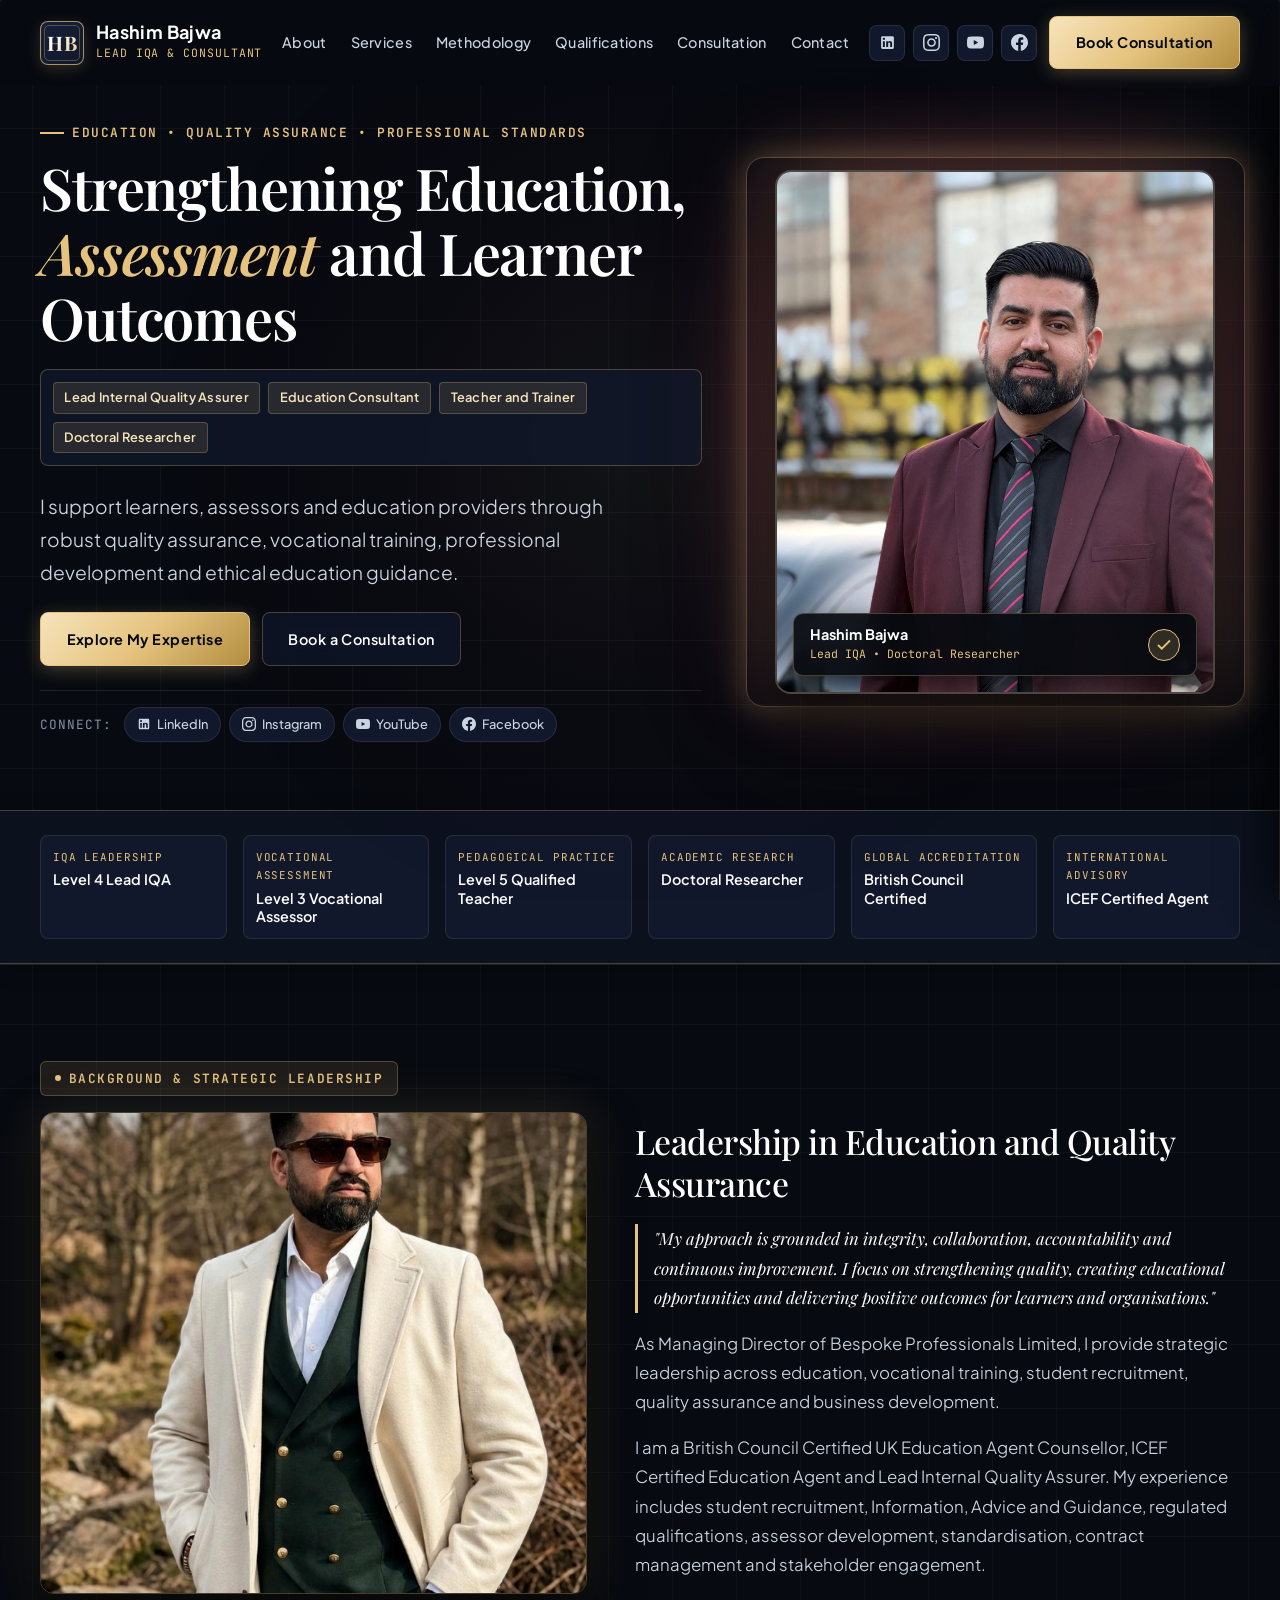
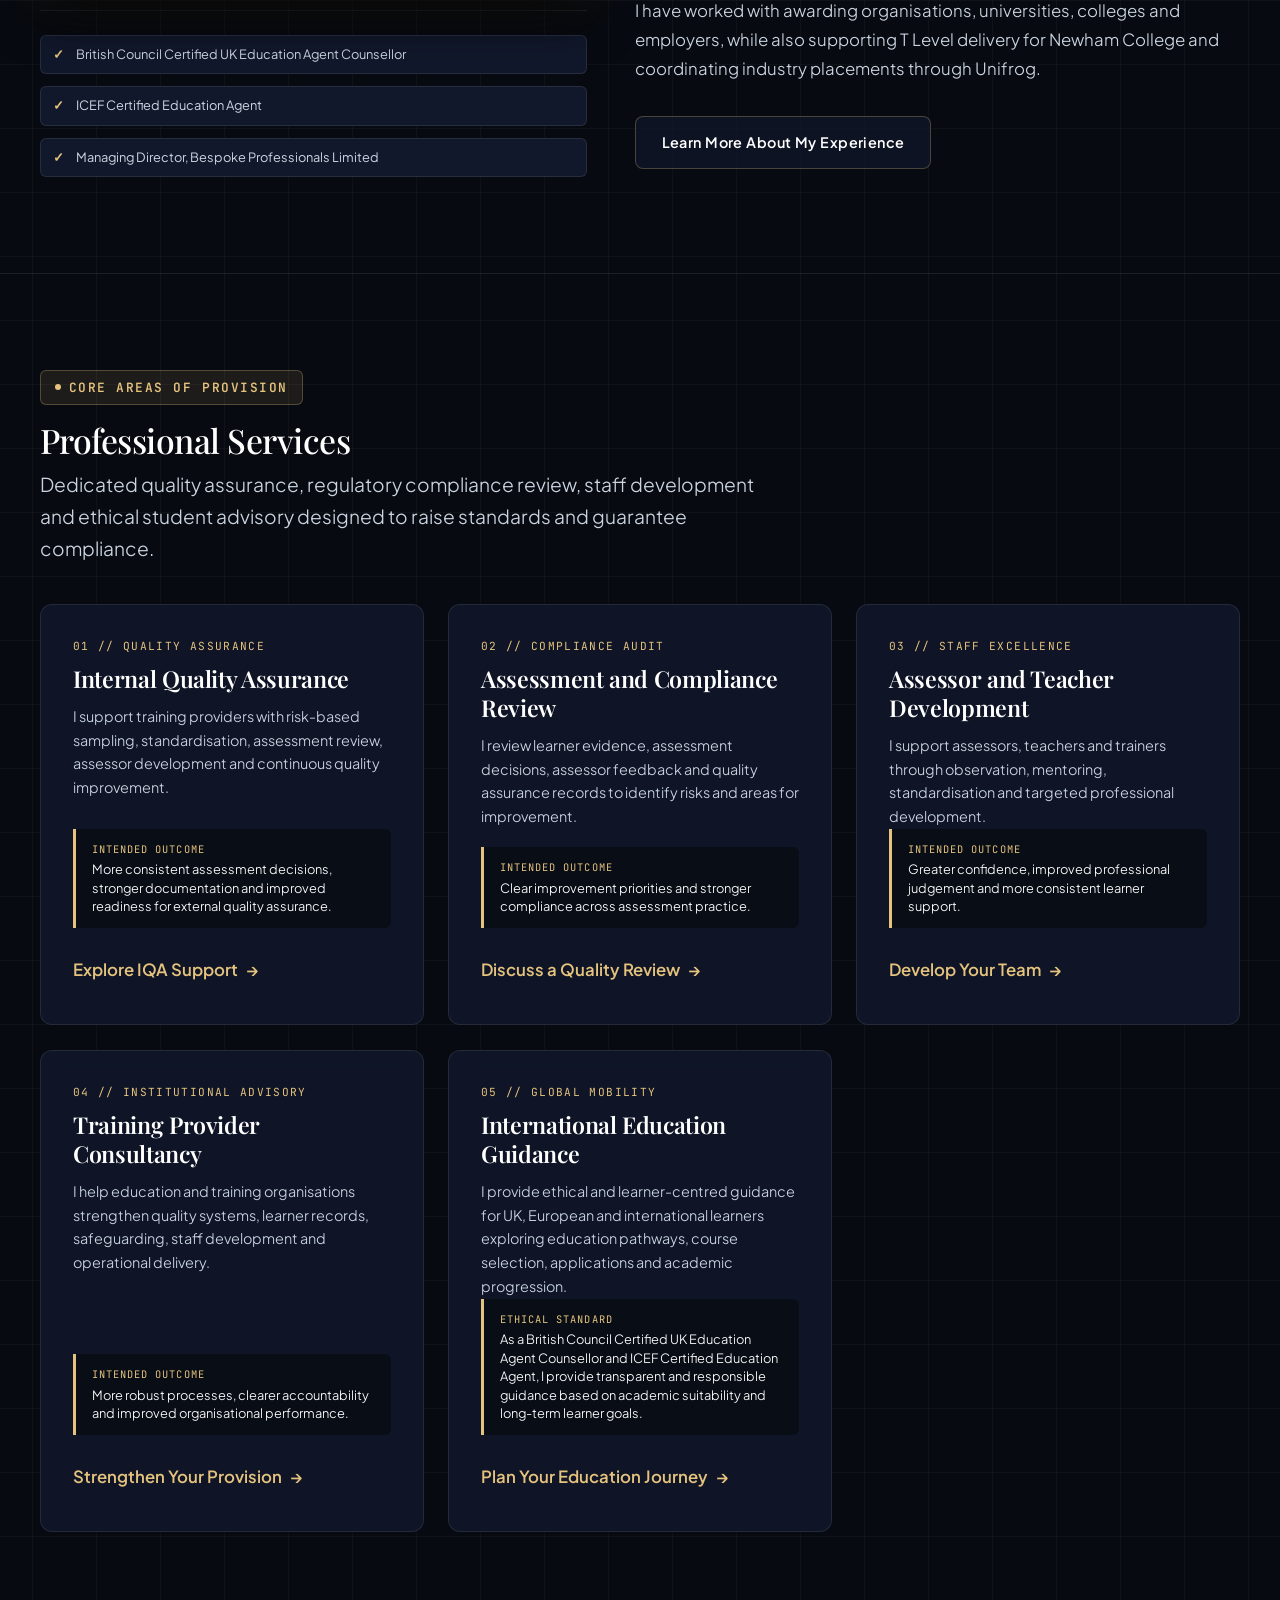
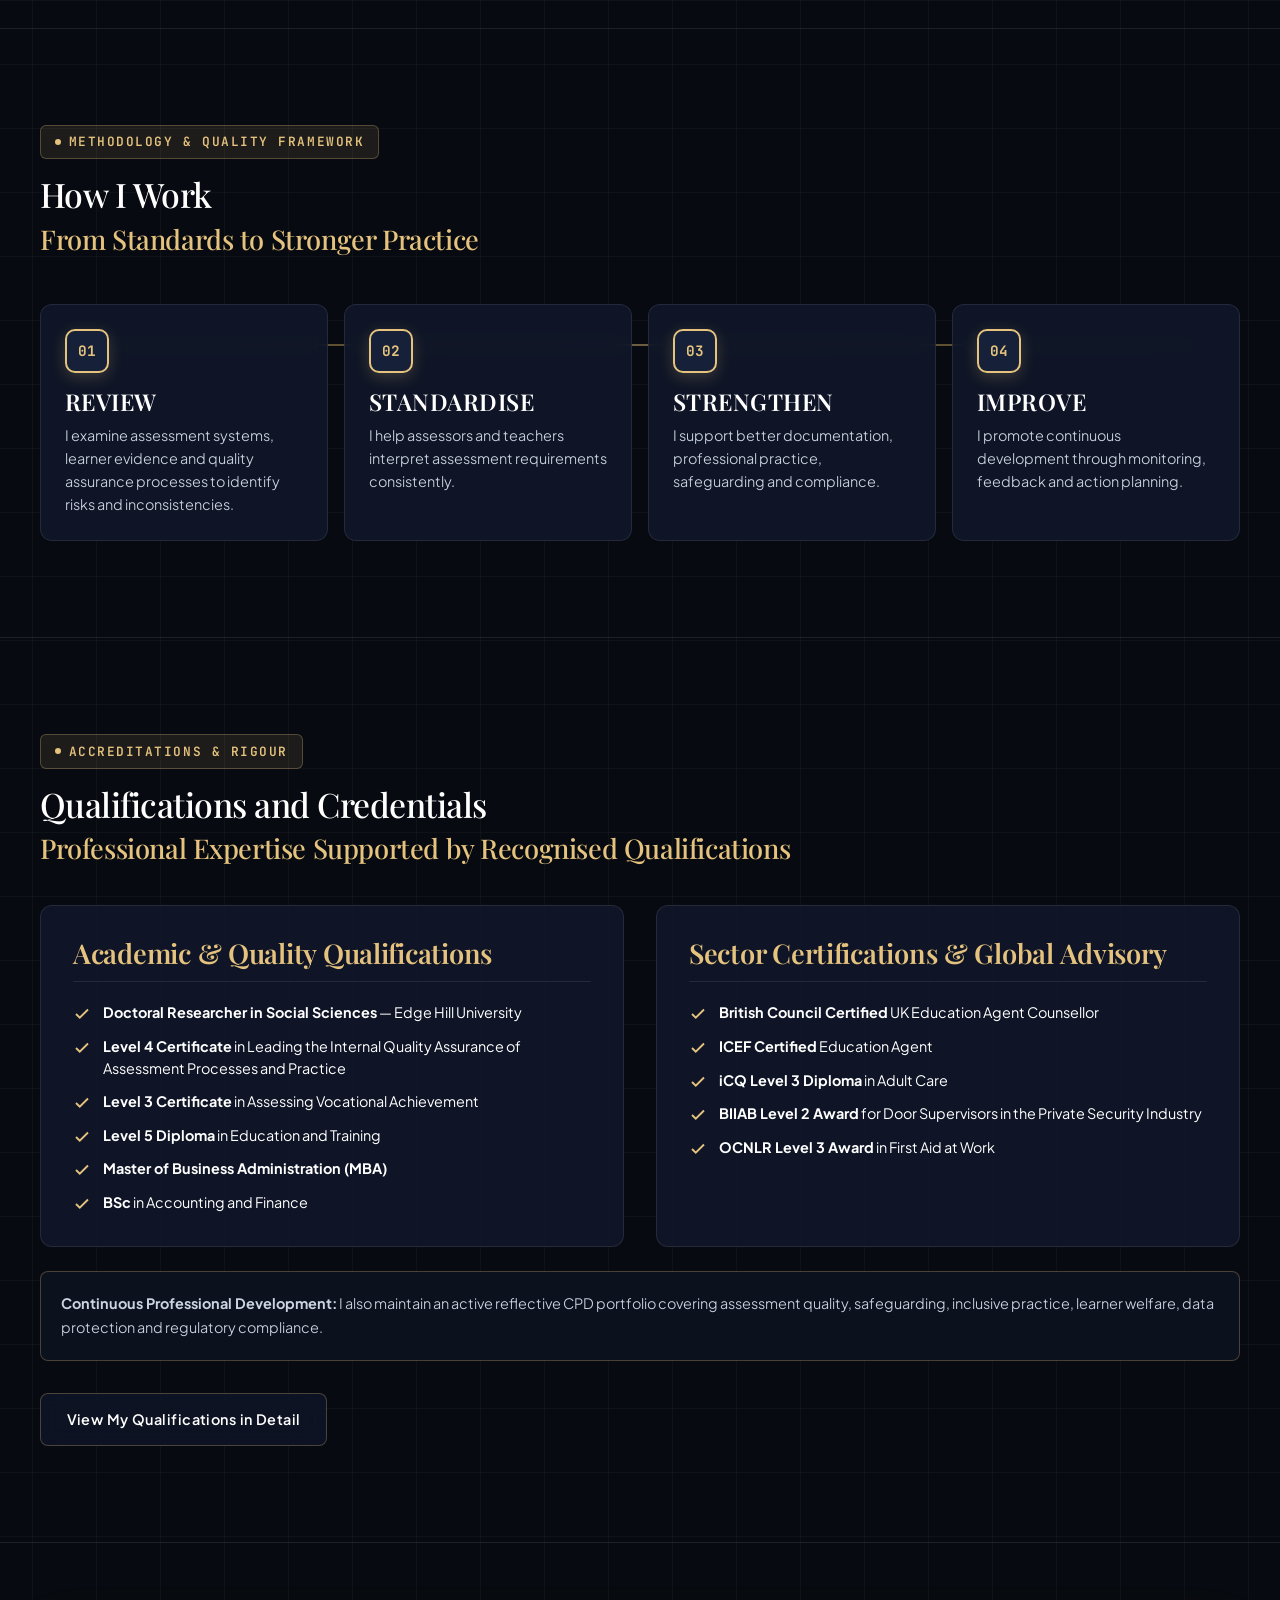
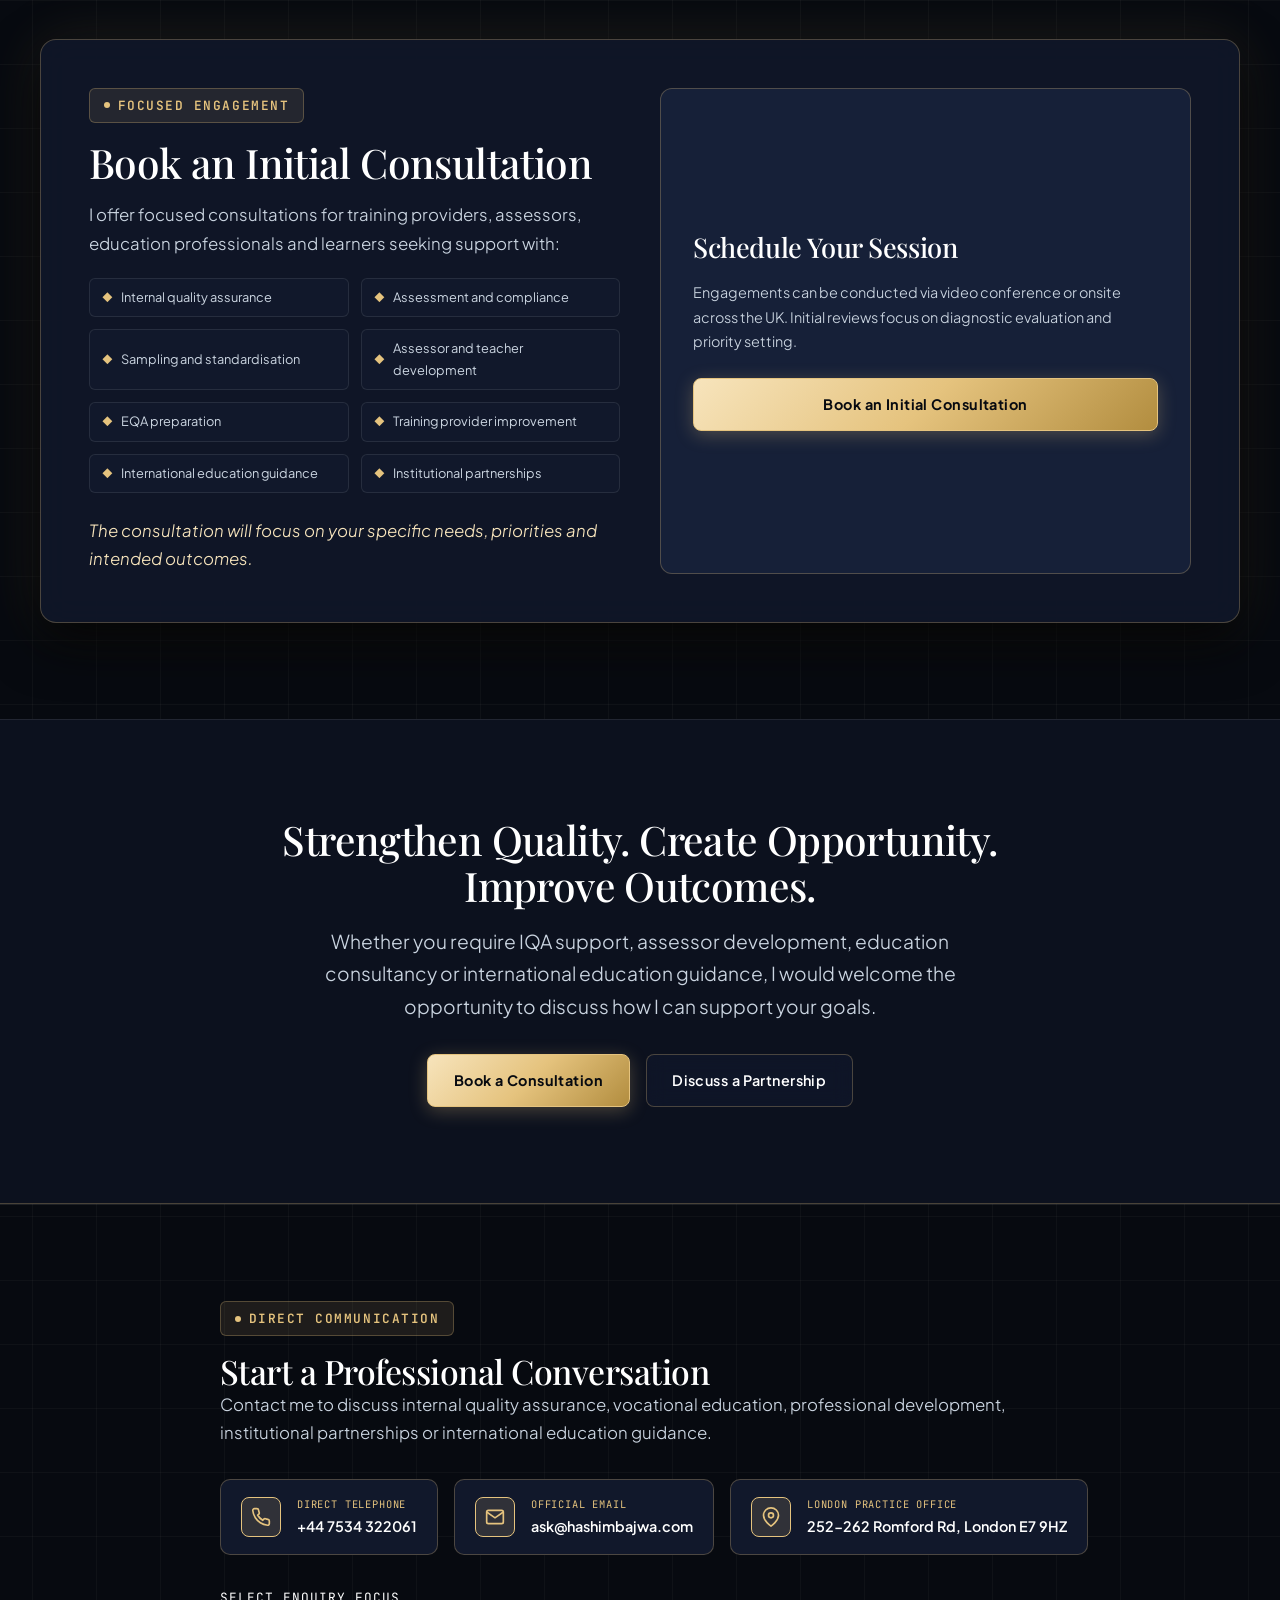
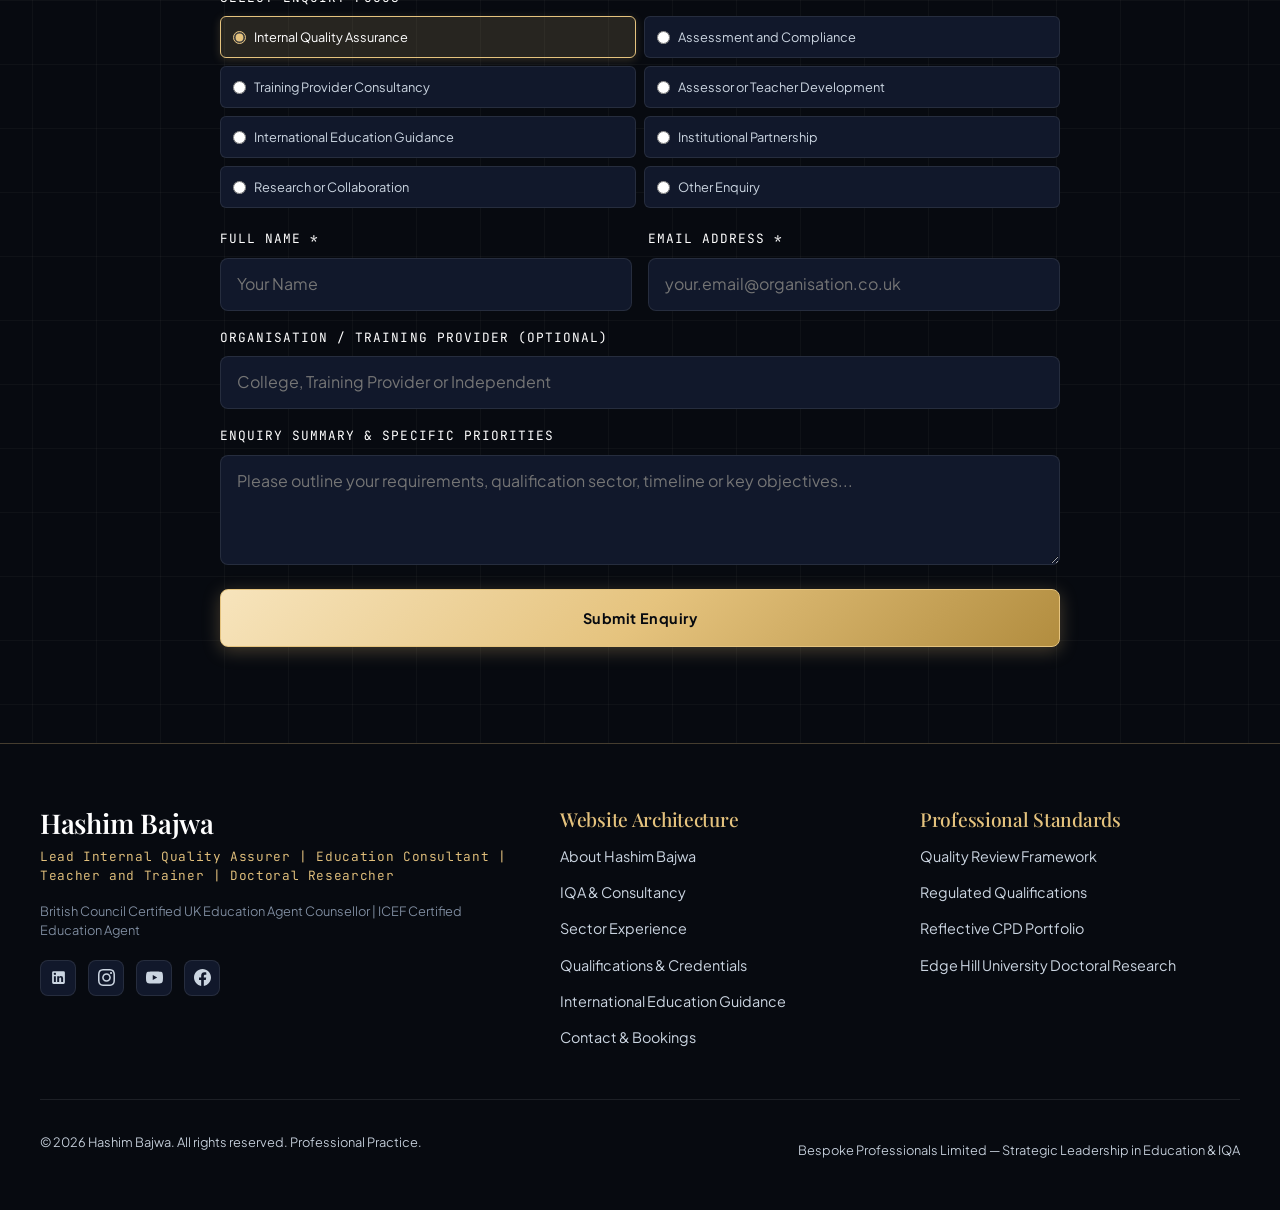
<file: index.html>
<!DOCTYPE html>
<html lang="en" data-theme="dark">
<head>
  <meta charset="UTF-8">
  <meta name="viewport" content="width=device-width, initial-scale=1.0">
  <title>Hashim Bajwa — Lead IQA, Education Consultant &amp; Doctoral Researcher</title>
  
  <!-- SEO & Academic Authority Metadata -->
  <meta name="description" content="Supporting training providers, education professionals and learners through internal quality assurance, vocational education, professional development and ethical international education guidance.">
  <meta name="keywords" content="Hashim Bajwa, Lead IQA, Internal Quality Assurer, Education Consultant, Vocational Training, Edge Hill University, British Council Certified, ICEF Certified, T Levels, Newham College, Unifrog">
  <meta name="author" content="Hashim Bajwa">
  <meta name="robots" content="index, follow">

  <!-- Open Graph -->
  <meta property="og:type" content="profile">
  <meta property="og:title" content="Hashim Bajwa — Lead IQA &amp; Education Consultant">
  <meta property="og:description" content="Strengthening Education, Assessment and Learner Outcomes across regulated qualifications and vocational training.">
  <meta property="og:image" content="assets/hashim-portrait.jpg">
  <meta property="og:url" content="https://hashimbajwa.com">

  <!-- Executive Typography: Playfair Display, Plus Jakarta Sans, JetBrains Mono -->
  <link rel="preconnect" href="https://fonts.googleapis.com">
  <link rel="preconnect" href="https://fonts.gstatic.com" crossorigin>
  <link href="https://fonts.googleapis.com/css2?family=JetBrains+Mono:wght@400;500;600&family=Playfair+Display:ital,wght@0,500;0,600;0,700;1,500;1,600&family=Plus+Jakarta+Sans:wght@300;400;500;600;700;800&display=swap" rel="stylesheet">

  <!-- Stylesheets -->
  <link rel="stylesheet" href="css/variables.css">
  <link rel="stylesheet" href="css/base.css">
  <link rel="stylesheet" href="css/components.css">
  <link rel="stylesheet" href="css/animations.css">

  <!-- Schema.org Person & ProfessionalService Structured Data -->
  <script type="application/ld+json">
  {
    "@context": "https://schema.org",
    "@type": "Person",
    "name": "Hashim Bajwa",
    "jobTitle": "Lead Internal Quality Assurer & Education Consultant",
    "image": "assets/hashim-portrait.jpg",
    "email": "ask@hashimbajwa.com",
    "telephone": "+447534322061",
    "address": {
      "@type": "PostalAddress",
      "streetAddress": "252-262 Romford Rd",
      "addressLocality": "London",
      "postalCode": "E7 9HZ",
      "addressCountry": "United Kingdom"
    },
    "sameAs": [
      "https://www.linkedin.com/in/hashim-bajwa-4b985235b/",
      "https://www.facebook.com/share/1A8jeMKm52/?mibextid=wwXIfr",
      "https://www.youtube.com/@hashimbajwa547",
      "https://www.instagram.com/hash.bajwa?igsh=bjU4bWs0em8yMGdm"
    ],
    "worksFor": {
      "@type": "Organization",
      "name": "Bespoke Professionals Limited"
    },
    "alumniOf": {
      "@type": "EducationalOrganization",
      "name": "Edge Hill University"
    },
    "description": "Lead IQA, Education Consultant, Teacher and Trainer, and Doctoral Researcher in Social Sciences."
  }
  </script>
</head>
<body>
  <!-- Accessibility Skip Link -->
  <a href="#main-content" class="skip-link">Skip to main content</a>

  <!-- Site Header & Executive Navigation -->
  <header class="site-header" id="site-header">
    <div class="container header-inner">
      <!-- Modern Executive Emblem Logo -->
      <a href="index.html" class="brand-identity" aria-label="Hashim Bajwa Home">
        <div class="brand-emblem" aria-hidden="true">
          <span class="brand-emblem-text">HB</span>
        </div>
        <div class="brand-meta">
          <span class="brand-name">Hashim Bajwa</span>
          <span class="brand-subtitle">Lead IQA &amp; Consultant</span>
        </div>
      </a>

      <!-- Desktop Navigation -->
      <nav class="desktop-nav" aria-label="Primary Navigation">
        <ul class="nav-links">
          <li><a href="#about" class="nav-link">About</a></li>
          <li><a href="#services" class="nav-link">Services</a></li>
          <li><a href="#methodology" class="nav-link">Methodology</a></li>
          <li><a href="#qualifications" class="nav-link">Qualifications</a></li>
          <li><a href="#consultation" class="nav-link">Consultation</a></li>
          <li><a href="#contact" class="nav-link">Contact</a></li>
        </ul>
      </nav>

      <!-- Header Social Media & Action Controls -->
      <div class="header-actions">
        <!-- Social Media Icons in Header -->
        <div class="header-social-group" aria-label="Social Media Profiles">
          <!-- LinkedIn -->
          <a href="https://www.linkedin.com/in/hashim-bajwa-4b985235b/" target="_blank" rel="noopener noreferrer" class="social-icon-btn" title="Hashim Bajwa LinkedIn Profile" aria-label="LinkedIn">
            <svg viewBox="0 0 24 24"><path d="M19 3a2 2 0 0 1 2 2v14a2 2 0 0 1-2 2H5a2 2 0 0 1-2-2V5a2 2 0 0 1 2-2h14m-.5 15.5v-5.3a3.26 3.26 0 0 0-3.26-3.26c-.85 0-1.84.52-2.28 1.3v-1.11h-2.79v8.37h2.79v-4.93c0-.77.62-1.4 1.39-1.4a1.4 1.4 0 0 1 1.4 1.4v4.93h2.75M6.88 8.56a1.68 1.68 0 0 0 1.68-1.68c0-.93-.75-1.69-1.68-1.69a1.69 1.69 0 0 0-1.69 1.69c0 .93.76 1.68 1.69 1.68m1.39 9.94v-8.37H5.5v8.37h2.77z"/></svg>
          </a>
          <!-- Instagram -->
          <a href="https://www.instagram.com/hash.bajwa?igsh=bjU4bWs0em8yMGdm" target="_blank" rel="noopener noreferrer" class="social-icon-btn" title="Hashim Bajwa Instagram" aria-label="Instagram">
            <svg viewBox="0 0 24 24"><path d="M12 2.163c3.204 0 3.584.012 4.85.07 3.252.148 4.771 1.691 4.919 4.919.058 1.265.069 1.645.069 4.849 0 3.205-.012 3.584-.069 4.849-.149 3.225-1.664 4.771-4.919 4.919-1.266.058-1.644.07-4.85.07-3.204 0-3.584-.012-4.849-.07-3.26-.149-4.771-1.699-4.919-4.92-.058-1.265-.07-1.644-.07-4.849 0-3.204.013-3.583.07-4.849.149-3.227 1.664-4.771 4.919-4.919 1.266-.057 1.645-.069 4.849-.069zm0-2.163c-3.259 0-3.667.014-4.947.072-4.358.2-6.78 2.618-6.98 6.98-.059 1.281-.073 1.689-.073 4.948 0 3.259.014 3.668.072 4.948.2 4.358 2.618 6.78 6.98 6.98 1.281.058 1.689.072 4.948.072 3.259 0 3.668-.014 4.948-.072 4.354-.2 6.782-2.618 6.979-6.98.059-1.28.073-1.689.073-4.948 0-3.259-.014-3.667-.072-4.947-.196-4.354-2.617-6.78-6.979-6.98-1.281-.059-1.69-.073-4.949-.073zm0 5.838c-3.403 0-6.162 2.759-6.162 6.162s2.759 6.163 6.162 6.163 6.162-2.759 6.162-6.163c0-3.403-2.759-6.162-6.162-6.162zm0 10.162c-2.209 0-4-1.79-4-4 0-2.209 1.791-4 4-4s4 1.791 4 4c0 2.21-1.791 4-4 4zm6.406-11.845c-.796 0-1.441.645-1.441 1.44s.645 1.44 1.441 1.44c.795 0 1.439-.645 1.439-1.44s-.644-1.44-1.439-1.44z"/></svg>
          </a>
          <!-- YouTube -->
          <a href="https://www.youtube.com/@hashimbajwa547" target="_blank" rel="noopener noreferrer" class="social-icon-btn" title="Hashim Bajwa YouTube Channel" aria-label="YouTube">
            <svg viewBox="0 0 24 24"><path d="M23.498 6.186a3.016 3.016 0 0 0-2.122-2.136C19.505 3.545 12 3.545 12 3.545s-7.505 0-9.377.505A3.017 3.017 0 0 0 .502 6.186C0 8.07 0 12 0 12s0 3.93.502 5.814a3.016 3.016 0 0 0 2.122 2.136c1.871.505 9.376.505 9.376.505s7.505 0 9.377-.505a3.015 3.015 0 0 0 2.122-2.136C24 15.93 24 12 24 12s0-3.93-.502-5.814zM9.545 15.568V8.432L15.818 12l-6.273 3.568z"/></svg>
          </a>
          <!-- Facebook -->
          <a href="https://www.facebook.com/share/1A8jeMKm52/?mibextid=wwXIfr" target="_blank" rel="noopener noreferrer" class="social-icon-btn" title="Hashim Bajwa Facebook" aria-label="Facebook">
            <svg viewBox="0 0 24 24"><path d="M24 12.073c0-6.627-5.373-12-12-12s-12 5.373-12 12c0 5.99 4.388 10.954 10.125 11.854v-8.385H7.078v-3.47h3.047V9.43c0-3.007 1.792-4.669 4.533-4.669 1.312 0 2.686.235 2.686.235v2.953H15.83c-1.491 0-1.956.925-1.956 1.874v2.25h3.328l-.532 3.47h-2.796v8.385C19.612 23.027 24 18.062 24 12.073z"/></svg>
          </a>
        </div>

        <a href="#consultation" class="btn btn-primary header-btn">Book Consultation</a>

        <!-- Mobile Menu Trigger -->
        <button id="mobile-menu-btn" class="mobile-menu-toggle" aria-expanded="false" aria-controls="mobile-nav-drawer" aria-label="Open Navigation Menu">
          <span></span>
          <span></span>
          <span></span>
        </button>
      </div>
    </div>
  </header>

  <!-- Mobile Drawer Menu -->
  <div id="mobile-nav-drawer" class="mobile-drawer" aria-hidden="true">
    <nav class="mobile-nav" aria-label="Mobile Navigation">
      <ul class="mobile-nav-list">
        <li><a href="#about" class="mobile-nav-link"><span>About</span> <span style="color: var(--color-gold); font-size: 0.8rem;">01</span></a></li>
        <li><a href="#services" class="mobile-nav-link"><span>Services</span> <span style="color: var(--color-gold); font-size: 0.8rem;">02</span></a></li>
        <li><a href="#methodology" class="mobile-nav-link"><span>Methodology</span> <span style="color: var(--color-gold); font-size: 0.8rem;">03</span></a></li>
        <li><a href="#qualifications" class="mobile-nav-link"><span>Qualifications</span> <span style="color: var(--color-gold); font-size: 0.8rem;">04</span></a></li>
        <li><a href="#consultation" class="mobile-nav-link"><span>Consultation</span> <span style="color: var(--color-gold); font-size: 0.8rem;">05</span></a></li>
        <li><a href="#contact" class="mobile-nav-link"><span>Contact</span> <span style="color: var(--color-gold); font-size: 0.8rem;">06</span></a></li>
      </ul>
    </nav>
    <div class="mobile-drawer-footer">
      <a href="#consultation" class="btn btn-primary btn-block">Book Consultation</a>
      <div class="mobile-drawer-socials">
        <a href="https://www.linkedin.com/in/hashim-bajwa-4b985235b/" target="_blank" rel="noopener noreferrer" class="social-icon-btn" aria-label="LinkedIn">
          <svg viewBox="0 0 24 24"><path d="M19 3a2 2 0 0 1 2 2v14a2 2 0 0 1-2 2H5a2 2 0 0 1-2-2V5a2 2 0 0 1 2-2h14m-.5 15.5v-5.3a3.26 3.26 0 0 0-3.26-3.26c-.85 0-1.84.52-2.28 1.3v-1.11h-2.79v8.37h2.79v-4.93c0-.77.62-1.4 1.39-1.4a1.4 1.4 0 0 1 1.4 1.4v4.93h2.75M6.88 8.56a1.68 1.68 0 0 0 1.68-1.68c0-.93-.75-1.69-1.68-1.69a1.69 1.69 0 0 0-1.69 1.69c0 .93.76 1.68 1.69 1.68m1.39 9.94v-8.37H5.5v8.37h2.77z"/></svg>
        </a>
        <a href="https://www.instagram.com/hash.bajwa?igsh=bjU4bWs0em8yMGdm" target="_blank" rel="noopener noreferrer" class="social-icon-btn" aria-label="Instagram">
          <svg viewBox="0 0 24 24"><path d="M12 2.163c3.204 0 3.584.012 4.85.07 3.252.148 4.771 1.691 4.919 4.919.058 1.265.069 1.645.069 4.849 0 3.205-.012 3.584-.069 4.849-.149 3.225-1.664 4.771-4.919 4.919-1.266.058-1.644.07-4.85.07-3.204 0-3.584-.012-4.849-.07-3.26-.149-4.771-1.699-4.919-4.92-.058-1.265-.07-1.644-.07-4.849 0-3.204.013-3.583.07-4.849.149-3.227 1.664-4.771 4.919-4.919 1.266-.057 1.645-.069 4.849-.069zm0-2.163c-3.259 0-3.667.014-4.947.072-4.358.2-6.78 2.618-6.98 6.98-.059 1.281-.073 1.689-.073 4.948 0 3.259.014 3.668.072 4.948.2 4.358 2.618 6.78 6.98 6.98 1.281.058 1.689.072 4.948.072 3.259 0 3.668-.014 4.948-.072 4.354-.2 6.782-2.618 6.979-6.98.059-1.28.073-1.689.073-4.948 0-3.259-.014-3.667-.072-4.947-.196-4.354-2.617-6.78-6.979-6.98-1.281-.059-1.69-.073-4.949-.073zm0 5.838c-3.403 0-6.162 2.759-6.162 6.162s2.759 6.163 6.162 6.163 6.162-2.759 6.162-6.163c0-3.403-2.759-6.162-6.162-6.162zm0 10.162c-2.209 0-4-1.79-4-4 0-2.209 1.791-4 4-4s4 1.791 4 4c0 2.21-1.791 4-4 4zm6.406-11.845c-.796 0-1.441.645-1.441 1.44s.645 1.44 1.441 1.44c.795 0 1.439-.645 1.439-1.44s-.644-1.44-1.439-1.44z"/></svg>
        </a>
        <a href="https://www.youtube.com/@hashimbajwa547" target="_blank" rel="noopener noreferrer" class="social-icon-btn" aria-label="YouTube">
          <svg viewBox="0 0 24 24"><path d="M23.498 6.186a3.016 3.016 0 0 0-2.122-2.136C19.505 3.545 12 3.545 12 3.545s-7.505 0-9.377.505A3.017 3.017 0 0 0 .502 6.186C0 8.07 0 12 0 12s0 3.93.502 5.814a3.016 3.016 0 0 0 2.122 2.136c1.871.505 9.376.505 9.376.505s7.505 0 9.377-.505a3.015 3.015 0 0 0 2.122-2.136C24 15.93 24 12 24 12s0-3.93-.502-5.814zM9.545 15.568V8.432L15.818 12l-6.273 3.568z"/></svg>
        </a>
        <a href="https://www.facebook.com/share/1A8jeMKm52/?mibextid=wwXIfr" target="_blank" rel="noopener noreferrer" class="social-icon-btn" aria-label="Facebook">
          <svg viewBox="0 0 24 24"><path d="M24 12.073c0-6.627-5.373-12-12-12s-12 5.373-12 12c0 5.99 4.388 10.954 10.125 11.854v-8.385H7.078v-3.47h3.047V9.43c0-3.007 1.792-4.669 4.533-4.669 1.312 0 2.686.235 2.686.235v2.953H15.83c-1.491 0-1.956.925-1.956 1.874v2.25h3.328l-.532 3.47h-2.796v8.385C19.612 23.027 24 18.062 24 12.073z"/></svg>
        </a>
      </div>
    </div>
  </div>

  <!-- Main Content Flow -->
  <main id="main-content">
    
    <!-- 1. HERO SECTION WITH RADIANT GLOWING PORTRAIT OF HASHIM -->
    <section class="hero-section" id="hero" aria-label="Introduction">
      <div class="container hero-grid">
        
        <!-- Left Editorial Content -->
        <div class="hero-content">
          <div class="hero-pretitle">
            <span>EDUCATION • QUALITY ASSURANCE • PROFESSIONAL STANDARDS</span>
          </div>

          <h1 class="hero-title">
            Strengthening Education, <em>Assessment</em> and Learner Outcomes
          </h1>

          <!-- Roles Bar -->
          <div class="hero-roles-bar">
            <span>Lead Internal Quality Assurer</span>
            <span>Education Consultant</span>
            <span>Teacher and Trainer</span>
            <span>Doctoral Researcher</span>
          </div>

          <p class="hero-lead-text">
            I support learners, assessors and education providers through robust quality assurance, vocational training, professional development and ethical education guidance.
          </p>

          <div class="hero-cta-group">
            <a href="#services" class="btn btn-primary">Explore My Expertise</a>
            <a href="#consultation" class="btn btn-secondary">Book a Consultation</a>
          </div>

          <!-- Hero Social Links Bar with Interactive Pills -->
          <div class="hero-social-row">
            <span class="hero-social-label">Connect:</span>
            <a href="https://www.linkedin.com/in/hashim-bajwa-4b985235b/" target="_blank" rel="noopener noreferrer" class="social-pill" title="LinkedIn Profile">
              <svg viewBox="0 0 24 24"><path d="M19 3a2 2 0 0 1 2 2v14a2 2 0 0 1-2 2H5a2 2 0 0 1-2-2V5a2 2 0 0 1 2-2h14m-.5 15.5v-5.3a3.26 3.26 0 0 0-3.26-3.26c-.85 0-1.84.52-2.28 1.3v-1.11h-2.79v8.37h2.79v-4.93c0-.77.62-1.4 1.39-1.4a1.4 1.4 0 0 1 1.4 1.4v4.93h2.75M6.88 8.56a1.68 1.68 0 0 0 1.68-1.68c0-.93-.75-1.69-1.68-1.69a1.69 1.69 0 0 0-1.69 1.69c0 .93.76 1.68 1.69 1.68m1.39 9.94v-8.37H5.5v8.37h2.77z"/></svg>
              <span>LinkedIn</span>
            </a>
            <a href="https://www.instagram.com/hash.bajwa?igsh=bjU4bWs0em8yMGdm" target="_blank" rel="noopener noreferrer" class="social-pill" title="Instagram Profile">
              <svg viewBox="0 0 24 24"><path d="M12 2.163c3.204 0 3.584.012 4.85.07 3.252.148 4.771 1.691 4.919 4.919.058 1.265.069 1.645.069 4.849 0 3.205-.012 3.584-.069 4.849-.149 3.225-1.664 4.771-4.919 4.919-1.266.058-1.644.07-4.85.07-3.204 0-3.584-.012-4.849-.07-3.26-.149-4.771-1.699-4.919-4.92-.058-1.265-.07-1.644-.07-4.849 0-3.204.013-3.583.07-4.849.149-3.227 1.664-4.771 4.919-4.919 1.266-.057 1.645-.069 4.849-.069zm0-2.163c-3.259 0-3.667.014-4.947.072-4.358.2-6.78 2.618-6.98 6.98-.059 1.281-.073 1.689-.073 4.948 0 3.259.014 3.668.072 4.948.2 4.358 2.618 6.78 6.98 6.98 1.281.058 1.689.072 4.948.072 3.259 0 3.668-.014 4.948-.072 4.354-.2 6.782-2.618 6.979-6.98.059-1.28.073-1.689.073-4.948 0-3.259-.014-3.667-.072-4.947-.196-4.354-2.617-6.78-6.979-6.98-1.281-.059-1.69-.073-4.949-.073zm0 5.838c-3.403 0-6.162 2.759-6.162 6.162s2.759 6.163 6.162 6.163 6.162-2.759 6.162-6.163c0-3.403-2.759-6.162-6.162-6.162zm0 10.162c-2.209 0-4-1.79-4-4 0-2.209 1.791-4 4-4s4 1.791 4 4c0 2.21-1.791 4-4 4zm6.406-11.845c-.796 0-1.441.645-1.441 1.44s.645 1.44 1.441 1.44c.795 0 1.439-.645 1.439-1.44s-.644-1.44-1.439-1.44z"/></svg>
              <span>Instagram</span>
            </a>
            <a href="https://www.youtube.com/@hashimbajwa547" target="_blank" rel="noopener noreferrer" class="social-pill" title="YouTube Channel">
              <svg viewBox="0 0 24 24"><path d="M23.498 6.186a3.016 3.016 0 0 0-2.122-2.136C19.505 3.545 12 3.545 12 3.545s-7.505 0-9.377.505A3.017 3.017 0 0 0 .502 6.186C0 8.07 0 12 0 12s0 3.93.502 5.814a3.016 3.016 0 0 0 2.122 2.136c1.871.505 9.376.505 9.376.505s7.505 0 9.377-.505a3.015 3.015 0 0 0 2.122-2.136C24 15.93 24 12 24 12s0-3.93-.502-5.814zM9.545 15.568V8.432L15.818 12l-6.273 3.568z"/></svg>
              <span>YouTube</span>
            </a>
            <a href="https://www.facebook.com/share/1A8jeMKm52/?mibextid=wwXIfr" target="_blank" rel="noopener noreferrer" class="social-pill" title="Facebook Profile">
              <svg viewBox="0 0 24 24"><path d="M24 12.073c0-6.627-5.373-12-12-12s-12 5.373-12 12c0 5.99 4.388 10.954 10.125 11.854v-8.385H7.078v-3.47h3.047V9.43c0-3.007 1.792-4.669 4.533-4.669 1.312 0 2.686.235 2.686.235v2.953H15.83c-1.491 0-1.956.925-1.956 1.874v2.25h3.328l-.532 3.47h-2.796v8.385C19.612 23.027 24 18.062 24 12.073z"/></svg>
              <span>Facebook</span>
            </a>
          </div>
        </div>

        <!-- Right Hero Portrait Showcase with Radiant Backlight Glow -->
        <div class="hero-portrait-wrapper">
          <!-- Multi-layer Radiant Glowing Ambient Backlight -->
          <div class="portrait-glow-aura" aria-hidden="true"></div>
          <div class="portrait-glow-ring" aria-hidden="true"></div>

          <!-- Portrait Card -->
          <div class="portrait-card">
            <img 
              src="assets/hashim-portrait.jpg" 
              alt="Hashim Bajwa — Lead Internal Quality Assurer and Education Consultant" 
              class="portrait-img"
              width="600"
              height="750"
              loading="eager"
            >
            <!-- Floating Credentials Badge -->
            <div class="portrait-floating-badge">
              <div class="floating-badge-left">
                <span class="floating-badge-title">Hashim Bajwa</span>
                <span class="floating-badge-sub">Lead IQA • Doctoral Researcher</span>
              </div>
              <div class="floating-badge-icon" aria-hidden="true">
                <svg width="18" height="18" viewBox="0 0 24 24" fill="none" stroke="currentColor" stroke-width="2.5"><polyline points="20 6 9 17 4 12"/></svg>
              </div>
            </div>
          </div>
        </div>

      </div>
    </section>

    <!-- 2. PROFESSIONAL CREDENTIALS STRIP -->
    <section class="credentials-strip" aria-label="Key Professional Credentials">
      <div class="container">
        <div class="credentials-grid">
          <div class="credential-item">
            <span class="cred-level">IQA LEADERSHIP</span>
            <span class="cred-title">Level 4 Lead IQA</span>
          </div>
          <div class="credential-item">
            <span class="cred-level">VOCATIONAL ASSESSMENT</span>
            <span class="cred-title">Level 3 Vocational Assessor</span>
          </div>
          <div class="credential-item">
            <span class="cred-level">PEDAGOGICAL PRACTICE</span>
            <span class="cred-title">Level 5 Qualified Teacher</span>
          </div>
          <div class="credential-item">
            <span class="cred-level">ACADEMIC RESEARCH</span>
            <span class="cred-title">Doctoral Researcher</span>
          </div>
          <div class="credential-item">
            <span class="cred-level">GLOBAL ACCREDITATION</span>
            <span class="cred-title">British Council Certified</span>
          </div>
          <div class="credential-item">
            <span class="cred-level">INTERNATIONAL ADVISORY</span>
            <span class="cred-title">ICEF Certified Agent</span>
          </div>
        </div>
      </div>
    </section>

    <!-- 3. ABOUT ME (EDITORIAL WITH SUPPORTING PHOTOGRAPHY) -->
    <section class="section" id="about" aria-label="About Hashim Bajwa">
      <div class="container">
        <div class="badge-editorial">
          <span class="badge-dot"></span>
          <span>Background &amp; Strategic Leadership</span>
        </div>

        <div class="about-grid">
          <!-- Left Supporting Portrait & Values -->
          <div class="about-photo-wrapper reveal-on-scroll">
            <div class="about-photo-card">
              <img 
                src="assets/hashim-executive.jpg" 
                alt="Hashim Bajwa — Education Leadership &amp; Strategic Direction" 
                class="about-photo-img"
                loading="lazy"
              >
            </div>
            
            <div class="about-accreditations" style="margin-top: var(--space-4);">
              <div class="accreditation-badge">
                <span class="badge-icon-gold">✓</span>
                <span>British Council Certified UK Education Agent Counsellor</span>
              </div>
              <div class="accreditation-badge">
                <span class="badge-icon-gold">✓</span>
                <span>ICEF Certified Education Agent</span>
              </div>
              <div class="accreditation-badge">
                <span class="badge-icon-gold">✓</span>
                <span>Managing Director, Bespoke Professionals Limited</span>
              </div>
            </div>
          </div>

          <!-- Right Narrative Content -->
          <div class="about-text-content reveal-on-scroll delay-1">
            <h3>Leadership in Education and Quality Assurance</h3>
            
            <p class="editorial-pullquote">
              "My approach is grounded in integrity, collaboration, accountability and continuous improvement. I focus on strengthening quality, creating educational opportunities and delivering positive outcomes for learners and organisations."
            </p>

            <p>
              As Managing Director of Bespoke Professionals Limited, I provide strategic leadership across education, vocational training, student recruitment, quality assurance and business development.
            </p>
            
            <p>
              I am a British Council Certified UK Education Agent Counsellor, ICEF Certified Education Agent and Lead Internal Quality Assurer. My experience includes student recruitment, Information, Advice and Guidance, regulated qualifications, assessor development, standardisation, contract management and stakeholder engagement.
            </p>
            
            <p>
              I have worked with awarding organisations, universities, colleges and employers, while also supporting T Level delivery for Newham College and coordinating industry placements through Unifrog.
            </p>

            <div style="margin-top: var(--space-8);">
              <a href="about.html" class="btn btn-outline">Learn More About My Experience</a>
            </div>
          </div>
        </div>
      </div>
    </section>

    <!-- 4. PROFESSIONAL SERVICES -->
    <section class="section" id="services" aria-label="Professional Services">
      <div class="container">
        <div class="badge-editorial">
          <span class="badge-dot"></span>
          <span>Core Areas of Provision</span>
        </div>

        <h2>Professional Services</h2>
        <p style="max-width: 720px; color: var(--text-secondary); margin-top: var(--space-2); font-size: var(--text-lg);">
          Dedicated quality assurance, regulatory compliance review, staff development and ethical student advisory designed to raise standards and guarantee compliance.
        </p>

        <div class="services-grid">
          <!-- Service 1 -->
          <article class="service-card reveal-on-scroll">
            <div class="service-header">
              <div class="service-index">01 // QUALITY ASSURANCE</div>
              <h3 class="service-title">Internal Quality Assurance</h3>
              <p class="service-desc">
                I support training providers with risk-based sampling, standardisation, assessment review, assessor development and continuous quality improvement.
              </p>
            </div>
            <div>
              <div class="service-outcome-box">
                <span class="outcome-label">Intended Outcome</span>
                <p class="outcome-text">More consistent assessment decisions, stronger documentation and improved readiness for external quality assurance.</p>
              </div>
              <a href="iqa-consultancy.html" class="btn-text">Explore IQA Support</a>
            </div>
          </article>

          <!-- Service 2 -->
          <article class="service-card reveal-on-scroll delay-1">
            <div class="service-header">
              <div class="service-index">02 // COMPLIANCE AUDIT</div>
              <h3 class="service-title">Assessment and Compliance Review</h3>
              <p class="service-desc">
                I review learner evidence, assessment decisions, assessor feedback and quality assurance records to identify risks and areas for improvement.
              </p>
            </div>
            <div>
              <div class="service-outcome-box">
                <span class="outcome-label">Intended Outcome</span>
                <p class="outcome-text">Clear improvement priorities and stronger compliance across assessment practice.</p>
              </div>
              <a href="#contact" class="btn-text">Discuss a Quality Review</a>
            </div>
          </article>

          <!-- Service 3 -->
          <article class="service-card reveal-on-scroll delay-2">
            <div class="service-header">
              <div class="service-index">03 // STAFF EXCELLENCE</div>
              <h3 class="service-title">Assessor and Teacher Development</h3>
              <p class="service-desc">
                I support assessors, teachers and trainers through observation, mentoring, standardisation and targeted professional development.
              </p>
            </div>
            <div>
              <div class="service-outcome-box">
                <span class="outcome-label">Intended Outcome</span>
                <p class="outcome-text">Greater confidence, improved professional judgement and more consistent learner support.</p>
              </div>
              <a href="#contact" class="btn-text">Develop Your Team</a>
            </div>
          </article>

          <!-- Service 4 -->
          <article class="service-card reveal-on-scroll">
            <div class="service-header">
              <div class="service-index">04 // INSTITUTIONAL ADVISORY</div>
              <h3 class="service-title">Training Provider Consultancy</h3>
              <p class="service-desc">
                I help education and training organisations strengthen quality systems, learner records, safeguarding, staff development and operational delivery.
              </p>
            </div>
            <div>
              <div class="service-outcome-box">
                <span class="outcome-label">Intended Outcome</span>
                <p class="outcome-text">More robust processes, clearer accountability and improved organisational performance.</p>
              </div>
              <a href="iqa-consultancy.html" class="btn-text">Strengthen Your Provision</a>
            </div>
          </article>

          <!-- Service 5 -->
          <article class="service-card reveal-on-scroll delay-1">
            <div class="service-header">
              <div class="service-index">05 // GLOBAL MOBILITY</div>
              <h3 class="service-title">International Education Guidance</h3>
              <p class="service-desc">
                I provide ethical and learner-centred guidance for UK, European and international learners exploring education pathways, course selection, applications and academic progression.
              </p>
            </div>
            <div>
              <div class="service-outcome-box">
                <span class="outcome-label">Ethical Standard</span>
                <p class="outcome-text">As a British Council Certified UK Education Agent Counsellor and ICEF Certified Education Agent, I provide transparent and responsible guidance based on academic suitability and long-term learner goals.</p>
              </div>
              <a href="international-education.html" class="btn-text">Plan Your Education Journey</a>
            </div>
          </article>
        </div>
      </div>
    </section>

    <!-- 5. HOW I WORK (4-STAGE FRAMEWORK) -->
    <section class="section" id="methodology" aria-label="Methodology and Process">
      <div class="container">
        <div class="badge-editorial">
          <span class="badge-dot"></span>
          <span>Methodology &amp; Quality Framework</span>
        </div>

        <h2>How I Work</h2>
        <h3 style="font-size: var(--text-2xl); color: var(--color-gold); font-family: var(--font-serif); margin-top: var(--space-2); margin-bottom: var(--space-4);">
          From Standards to Stronger Practice
        </h3>

        <div class="framework-timeline">
          <!-- Step 1 -->
          <div class="framework-step reveal-on-scroll">
            <div class="step-num-bubble">01</div>
            <h4 class="step-title">REVIEW</h4>
            <p class="step-desc">
              I examine assessment systems, learner evidence and quality assurance processes to identify risks and inconsistencies.
            </p>
          </div>

          <!-- Step 2 -->
          <div class="framework-step reveal-on-scroll delay-1">
            <div class="step-num-bubble">02</div>
            <h4 class="step-title">STANDARDISE</h4>
            <p class="step-desc">
              I help assessors and teachers interpret assessment requirements consistently.
            </p>
          </div>

          <!-- Step 3 -->
          <div class="framework-step reveal-on-scroll delay-2">
            <div class="step-num-bubble">03</div>
            <h4 class="step-title">STRENGTHEN</h4>
            <p class="step-desc">
              I support better documentation, professional practice, safeguarding and compliance.
            </p>
          </div>

          <!-- Step 4 -->
          <div class="framework-step reveal-on-scroll delay-3">
            <div class="step-num-bubble">04</div>
            <h4 class="step-title">IMPROVE</h4>
            <p class="step-desc">
              I promote continuous development through monitoring, feedback and action planning.
            </p>
          </div>
        </div>
      </div>
    </section>

    <!-- 6. QUALIFICATIONS AND CREDENTIALS -->
    <section class="section" id="qualifications" aria-label="Qualifications and Credentials">
      <div class="container">
        <div class="badge-editorial">
          <span class="badge-dot"></span>
          <span>Accreditations &amp; Rigour</span>
        </div>

        <h2>Qualifications and Credentials</h2>
        <h3 style="font-size: var(--text-2xl); color: var(--color-gold); font-family: var(--font-serif); margin-top: var(--space-2); margin-bottom: var(--space-6);">
          Professional Expertise Supported by Recognised Qualifications
        </h3>

        <div class="qualifications-grid">
          <!-- Column 1 -->
          <div class="qual-category-card reveal-on-scroll">
            <h4 class="qual-category-title">Academic &amp; Quality Qualifications</h4>
            <ul class="qual-list">
              <li class="qual-item">
                <svg width="18" height="18" viewBox="0 0 24 24" fill="none" stroke="currentColor" stroke-width="2.5"><polyline points="20 6 9 17 4 12"/></svg>
                <span><strong>Doctoral Researcher in Social Sciences</strong> — Edge Hill University</span>
              </li>
              <li class="qual-item">
                <svg width="18" height="18" viewBox="0 0 24 24" fill="none" stroke="currentColor" stroke-width="2.5"><polyline points="20 6 9 17 4 12"/></svg>
                <span><strong>Level 4 Certificate</strong> in Leading the Internal Quality Assurance of Assessment Processes and Practice</span>
              </li>
              <li class="qual-item">
                <svg width="18" height="18" viewBox="0 0 24 24" fill="none" stroke="currentColor" stroke-width="2.5"><polyline points="20 6 9 17 4 12"/></svg>
                <span><strong>Level 3 Certificate</strong> in Assessing Vocational Achievement</span>
              </li>
              <li class="qual-item">
                <svg width="18" height="18" viewBox="0 0 24 24" fill="none" stroke="currentColor" stroke-width="2.5"><polyline points="20 6 9 17 4 12"/></svg>
                <span><strong>Level 5 Diploma</strong> in Education and Training</span>
              </li>
              <li class="qual-item">
                <svg width="18" height="18" viewBox="0 0 24 24" fill="none" stroke="currentColor" stroke-width="2.5"><polyline points="20 6 9 17 4 12"/></svg>
                <span><strong>Master of Business Administration (MBA)</strong></span>
              </li>
              <li class="qual-item">
                <svg width="18" height="18" viewBox="0 0 24 24" fill="none" stroke="currentColor" stroke-width="2.5"><polyline points="20 6 9 17 4 12"/></svg>
                <span><strong>BSc</strong> in Accounting and Finance</span>
              </li>
            </ul>
          </div>

          <!-- Column 2 -->
          <div class="qual-category-card reveal-on-scroll delay-1">
            <h4 class="qual-category-title">Sector Certifications &amp; Global Advisory</h4>
            <ul class="qual-list">
              <li class="qual-item">
                <svg width="18" height="18" viewBox="0 0 24 24" fill="none" stroke="currentColor" stroke-width="2.5"><polyline points="20 6 9 17 4 12"/></svg>
                <span><strong>British Council Certified</strong> UK Education Agent Counsellor</span>
              </li>
              <li class="qual-item">
                <svg width="18" height="18" viewBox="0 0 24 24" fill="none" stroke="currentColor" stroke-width="2.5"><polyline points="20 6 9 17 4 12"/></svg>
                <span><strong>ICEF Certified</strong> Education Agent</span>
              </li>
              <li class="qual-item">
                <svg width="18" height="18" viewBox="0 0 24 24" fill="none" stroke="currentColor" stroke-width="2.5"><polyline points="20 6 9 17 4 12"/></svg>
                <span><strong>iCQ Level 3 Diploma</strong> in Adult Care</span>
              </li>
              <li class="qual-item">
                <svg width="18" height="18" viewBox="0 0 24 24" fill="none" stroke="currentColor" stroke-width="2.5"><polyline points="20 6 9 17 4 12"/></svg>
                <span><strong>BIIAB Level 2 Award</strong> for Door Supervisors in the Private Security Industry</span>
              </li>
              <li class="qual-item">
                <svg width="18" height="18" viewBox="0 0 24 24" fill="none" stroke="currentColor" stroke-width="2.5"><polyline points="20 6 9 17 4 12"/></svg>
                <span><strong>OCNLR Level 3 Award</strong> in First Aid at Work</span>
              </li>
            </ul>
          </div>
        </div>

        <!-- CPD Statement -->
        <div class="cpd-statement-box reveal-on-scroll">
          <p>
            <strong>Continuous Professional Development:</strong> I also maintain an active reflective CPD portfolio covering assessment quality, safeguarding, inclusive practice, learner welfare, data protection and regulatory compliance.
          </p>
        </div>

        <div style="margin-top: var(--space-8);">
          <a href="qualifications.html" class="btn btn-outline">View My Qualifications in Detail</a>
        </div>
      </div>
    </section>

    <!-- 7. CONSULTATION BOOKING SECTION -->
    <section class="section" id="consultation" aria-label="Book a Consultation">
      <div class="container">
        <div class="consultation-card reveal-on-scroll">
          <div class="consultation-grid">
            
            <div>
              <div class="badge-editorial">
                <span class="badge-dot"></span>
                <span>Focused Engagement</span>
              </div>
              <h2 style="font-size: var(--text-4xl); margin-bottom: var(--space-4);">Book an Initial Consultation</h2>
              
              <p>
                I offer focused consultations for training providers, assessors, education professionals and learners seeking support with:
              </p>

              <div class="consultation-focus-list">
                <div class="focus-tag"><span class="check">◆</span> Internal quality assurance</div>
                <div class="focus-tag"><span class="check">◆</span> Assessment and compliance</div>
                <div class="focus-tag"><span class="check">◆</span> Sampling and standardisation</div>
                <div class="focus-tag"><span class="check">◆</span> Assessor and teacher development</div>
                <div class="focus-tag"><span class="check">◆</span> EQA preparation</div>
                <div class="focus-tag"><span class="check">◆</span> Training provider improvement</div>
                <div class="focus-tag"><span class="check">◆</span> International education guidance</div>
                <div class="focus-tag"><span class="check">◆</span> Institutional partnerships</div>
              </div>

              <p style="margin-top: var(--space-6); font-style: italic; color: var(--color-gold-light);">
                The consultation will focus on your specific needs, priorities and intended outcomes.
              </p>
            </div>

            <div style="display: flex; flex-direction: column; justify-content: center; background: var(--bg-surface-elevated); padding: var(--space-8); border: 1px solid var(--border-gold); border-radius: 12px;">
              <h3 style="font-size: var(--text-2xl); margin-bottom: var(--space-4); color: var(--text-primary);">
                Schedule Your Session
              </h3>
              <p style="font-size: var(--text-sm); margin-bottom: var(--space-6); line-height: 1.7;">
                Engagements can be conducted via video conference or onsite across the UK. Initial reviews focus on diagnostic evaluation and priority setting.
              </p>
              <a href="#contact" class="btn btn-primary btn-block">Book an Initial Consultation</a>
            </div>

          </div>
        </div>
      </div>
    </section>

    <!-- 8. FINAL CTA BANNER -->
    <section class="section" style="background: var(--bg-secondary); border-bottom: 1px solid var(--border-gold);" aria-label="Call to Action">
      <div class="container container-narrow" style="text-align: center;">
        <h2 style="font-size: var(--text-4xl); margin-bottom: var(--space-4);">
          Strengthen Quality. Create Opportunity. Improve Outcomes.
        </h2>
        <p style="font-size: var(--text-lg); margin-bottom: var(--space-8); max-width: 680px; margin-left: auto; margin-right: auto;">
          Whether you require IQA support, assessor development, education consultancy or international education guidance, I would welcome the opportunity to discuss how I can support your goals.
        </p>
        <div style="display: flex; justify-content: center; gap: var(--space-4); flex-wrap: wrap;">
          <a href="#contact" class="btn btn-primary">Book a Consultation</a>
          <a href="#contact" class="btn btn-secondary">Discuss a Partnership</a>
        </div>
      </div>
    </section>

    <!-- 9. CONTACT & STRUCTURED ENQUIRY FORM WITH DIRECT CONTACT DETAILS -->
    <section class="section" id="contact" aria-label="Contact and Structured Enquiry">
      <div class="container container-narrow">
        <div class="badge-editorial" style="margin-bottom: var(--space-4);">
          <span class="badge-dot"></span>
          <span>Direct Communication</span>
        </div>

        <h2>Start a Professional Conversation</h2>
        <p style="font-size: var(--text-base); margin-bottom: var(--space-8);">
          Contact me to discuss internal quality assurance, vocational education, professional development, institutional partnerships or international education guidance.
        </p>

        <!-- Direct Contact Cards Bar (Phone, Email, London Office) -->
        <div class="direct-contact-bar">
          <a href="tel:+447534322061" class="direct-contact-card">
            <div class="contact-card-icon" aria-hidden="true">
              <svg viewBox="0 0 24 24" fill="none" stroke="currentColor" stroke-width="2"><path d="M22 16.92v3a2 2 0 0 1-2.18 2 19.79 19.79 0 0 1-8.63-3.07 19.5 19.5 0 0 1-6-6 19.79 19.79 0 0 1-3.07-8.67A2 2 0 0 1 4.11 2h3a2 2 0 0 1 2 1.72 12.84 12.84 0 0 0 .7 2.81 2 2 0 0 1-.45 2.11L8.09 9.91a16 16 0 0 0 6 6l1.27-1.27a2 2 0 0 1 2.11-.45 12.84 12.84 0 0 0 2.81.7A2 2 0 0 1 22 16.92z"/></svg>
            </div>
            <div class="contact-card-details">
              <span class="contact-card-label">Direct Telephone</span>
              <span class="contact-card-val">+44 7534 322061</span>
            </div>
          </a>

          <a href="mailto:ask@hashimbajwa.com" class="direct-contact-card">
            <div class="contact-card-icon" aria-hidden="true">
              <svg viewBox="0 0 24 24" fill="none" stroke="currentColor" stroke-width="2"><path d="M4 4h16c1.1 0 2 .9 2 2v12c0 1.1-.9 2-2 2H4c-1.1 0-2-.9-2-2V6c0-1.1.9-2 2-2z"/><polyline points="22,6 12,13 2,6"/></svg>
            </div>
            <div class="contact-card-details">
              <span class="contact-card-label">Official Email</span>
              <span class="contact-card-val">ask@hashimbajwa.com</span>
            </div>
          </a>

          <div class="direct-contact-card">
            <div class="contact-card-icon" aria-hidden="true">
              <svg viewBox="0 0 24 24" fill="none" stroke="currentColor" stroke-width="2"><path d="M21 10c0 7-9 13-9 13s-9-6-9-13a9 9 0 0 1 18 0z"/><circle cx="12" cy="10" r="3"/></svg>
            </div>
            <div class="contact-card-details">
              <span class="contact-card-label">London Practice Office</span>
              <span class="contact-card-val">252-262 Romford Rd, London E7 9HZ</span>
            </div>
          </div>
        </div>

        <form id="consultation-enquiry-form" class="consultation-form" novalidate>
          <div class="form-group">
            <label class="form-label">Select Enquiry Focus</label>
            <div class="enquiry-type-grid">
              <label class="enquiry-radio-label">
                <input type="radio" name="enquiry-type" value="Internal Quality Assurance" checked>
                <span>Internal Quality Assurance</span>
              </label>
              <label class="enquiry-radio-label">
                <input type="radio" name="enquiry-type" value="Assessment and Compliance">
                <span>Assessment and Compliance</span>
              </label>
              <label class="enquiry-radio-label">
                <input type="radio" name="enquiry-type" value="Training Provider Consultancy">
                <span>Training Provider Consultancy</span>
              </label>
              <label class="enquiry-radio-label">
                <input type="radio" name="enquiry-type" value="Assessor or Teacher Development">
                <span>Assessor or Teacher Development</span>
              </label>
              <label class="enquiry-radio-label">
                <input type="radio" name="enquiry-type" value="International Education Guidance">
                <span>International Education Guidance</span>
              </label>
              <label class="enquiry-radio-label">
                <input type="radio" name="enquiry-type" value="Institutional Partnership">
                <span>Institutional Partnership</span>
              </label>
              <label class="enquiry-radio-label">
                <input type="radio" name="enquiry-type" value="Research or Collaboration">
                <span>Research or Collaboration</span>
              </label>
              <label class="enquiry-radio-label">
                <input type="radio" name="enquiry-type" value="Other Enquiry">
                <span>Other Enquiry</span>
              </label>
            </div>
          </div>

          <div style="display: grid; grid-template-columns: 1fr 1fr; gap: var(--space-4);">
            <div class="form-group">
              <label for="form-name" class="form-label">Full Name *</label>
              <input type="text" id="form-name" class="form-input" placeholder="Your Name" required>
            </div>
            <div class="form-group">
              <label for="form-email" class="form-label">Email Address *</label>
              <input type="email" id="form-email" class="form-input" placeholder="your.email@organisation.co.uk" required>
            </div>
          </div>

          <div class="form-group">
            <label for="form-org" class="form-label">Organisation / Training Provider (Optional)</label>
            <input type="text" id="form-org" class="form-input" placeholder="College, Training Provider or Independent">
          </div>

          <div class="form-group">
            <label for="form-message" class="form-label">Enquiry Summary &amp; Specific Priorities</label>
            <textarea id="form-message" class="form-textarea" placeholder="Please outline your requirements, qualification sector, timeline or key objectives..."></textarea>
          </div>

          <button type="submit" class="btn btn-primary btn-block" style="padding: var(--space-4);">
            Submit Enquiry
          </button>
        </form>
      </div>
    </section>

  </main>

  <!-- SITE FOOTER -->
  <footer class="site-footer">
    <div class="container">
      <div class="footer-grid">
        
        <!-- Identity Column -->
        <div class="footer-brand">
          <h4>Hashim Bajwa</h4>
          <p class="footer-roles">
            Lead Internal Quality Assurer | Education Consultant | Teacher and Trainer | Doctoral Researcher
          </p>
          <p style="font-size: var(--text-xs); color: var(--text-muted); line-height: 1.5;">
            British Council Certified UK Education Agent Counsellor | ICEF Certified Education Agent
          </p>

          <!-- Footer Social Links -->
          <div class="footer-socials">
            <a href="https://www.linkedin.com/in/hashim-bajwa-4b985235b/" target="_blank" rel="noopener noreferrer" class="social-icon-btn" title="LinkedIn Profile" aria-label="LinkedIn">
              <svg viewBox="0 0 24 24"><path d="M19 3a2 2 0 0 1 2 2v14a2 2 0 0 1-2 2H5a2 2 0 0 1-2-2V5a2 2 0 0 1 2-2h14m-.5 15.5v-5.3a3.26 3.26 0 0 0-3.26-3.26c-.85 0-1.84.52-2.28 1.3v-1.11h-2.79v8.37h2.79v-4.93c0-.77.62-1.4 1.39-1.4a1.4 1.4 0 0 1 1.4 1.4v4.93h2.75M6.88 8.56a1.68 1.68 0 0 0 1.68-1.68c0-.93-.75-1.69-1.68-1.69a1.69 1.69 0 0 0-1.69 1.69c0 .93.76 1.68 1.69 1.68m1.39 9.94v-8.37H5.5v8.37h2.77z"/></svg>
            </a>
            <a href="https://www.instagram.com/hash.bajwa?igsh=bjU4bWs0em8yMGdm" target="_blank" rel="noopener noreferrer" class="social-icon-btn" title="Instagram Profile" aria-label="Instagram">
              <svg viewBox="0 0 24 24"><path d="M12 2.163c3.204 0 3.584.012 4.85.07 3.252.148 4.771 1.691 4.919 4.919.058 1.265.069 1.645.069 4.849 0 3.205-.012 3.584-.069 4.849-.149 3.225-1.664 4.771-4.919 4.919-1.266.058-1.644.07-4.85.07-3.204 0-3.584-.012-4.849-.07-3.26-.149-4.771-1.699-4.919-4.92-.058-1.265-.07-1.644-.07-4.849 0-3.204.013-3.583.07-4.849.149-3.227 1.664-4.771 4.919-4.919 1.266-.057 1.645-.069 4.849-.069zm0-2.163c-3.259 0-3.667.014-4.947.072-4.358.2-6.78 2.618-6.98 6.98-.059 1.281-.073 1.689-.073 4.948 0 3.259.014 3.668.072 4.948.2 4.358 2.618 6.78 6.98 6.98 1.281.058 1.689.072 4.948.072 3.259 0 3.668-.014 4.948-.072 4.354-.2 6.782-2.618 6.979-6.98.059-1.28.073-1.689.073-4.948 0-3.259-.014-3.667-.072-4.947-.196-4.354-2.617-6.78-6.979-6.98-1.281-.059-1.69-.073-4.949-.073zm0 5.838c-3.403 0-6.162 2.759-6.162 6.162s2.759 6.163 6.162 6.163 6.162-2.759 6.162-6.163c0-3.403-2.759-6.162-6.162-6.162zm0 10.162c-2.209 0-4-1.79-4-4 0-2.209 1.791-4 4-4s4 1.791 4 4c0 2.21-1.791 4-4 4zm6.406-11.845c-.796 0-1.441.645-1.441 1.44s.645 1.44 1.441 1.44c.795 0 1.439-.645 1.439-1.44s-.644-1.44-1.439-1.44z"/></svg>
            </a>
            <a href="https://www.youtube.com/@hashimbajwa547" target="_blank" rel="noopener noreferrer" class="social-icon-btn" title="YouTube Channel" aria-label="YouTube">
              <svg viewBox="0 0 24 24"><path d="M23.498 6.186a3.016 3.016 0 0 0-2.122-2.136C19.505 3.545 12 3.545 12 3.545s-7.505 0-9.377.505A3.017 3.017 0 0 0 .502 6.186C0 8.07 0 12 0 12s0 3.93.502 5.814a3.016 3.016 0 0 0 2.122 2.136c1.871.505 9.376.505 9.376.505s7.505 0 9.377-.505a3.015 3.015 0 0 0 2.122-2.136C24 15.93 24 12 24 12s0-3.93-.502-5.814zM9.545 15.568V8.432L15.818 12l-6.273 3.568z"/></svg>
            </a>
            <a href="https://www.facebook.com/share/1A8jeMKm52/?mibextid=wwXIfr" target="_blank" rel="noopener noreferrer" class="social-icon-btn" title="Facebook Profile" aria-label="Facebook">
              <svg viewBox="0 0 24 24"><path d="M24 12.073c0-6.627-5.373-12-12-12s-12 5.373-12 12c0 5.99 4.388 10.954 10.125 11.854v-8.385H7.078v-3.47h3.047V9.43c0-3.007 1.792-4.669 4.533-4.669 1.312 0 2.686.235 2.686.235v2.953H15.83c-1.491 0-1.956.925-1.956 1.874v2.25h3.328l-.532 3.47h-2.796v8.385C19.612 23.027 24 18.062 24 12.073z"/></svg>
            </a>
          </div>
        </div>

        <!-- Architecture Supporting Pages Links -->
        <div>
          <h5 class="footer-links-title">Website Architecture</h5>
          <ul class="footer-links-list">
            <li><a href="about.html">About Hashim Bajwa</a></li>
            <li><a href="iqa-consultancy.html">IQA &amp; Consultancy</a></li>
            <li><a href="sector-experience.html">Sector Experience</a></li>
            <li><a href="qualifications.html">Qualifications &amp; Credentials</a></li>
            <li><a href="international-education.html">International Education Guidance</a></li>
            <li><a href="contact.html">Contact &amp; Bookings</a></li>
          </ul>
        </div>

        <!-- Standards & Verification -->
        <div>
          <h5 class="footer-links-title">Professional Standards</h5>
          <ul class="footer-links-list">
            <li><a href="#methodology">Quality Review Framework</a></li>
            <li><a href="#qualifications">Regulated Qualifications</a></li>
            <li><a href="#qualifications">Reflective CPD Portfolio</a></li>
            <li><a href="https://www.edgehill.ac.uk" target="_blank" rel="noopener">Edge Hill University Doctoral Research</a></li>
          </ul>
        </div>

      </div>

      <!-- Bottom Bar -->
      <div class="footer-bottom">
        <p>&copy; <span id="current-year">2026</span> Hashim Bajwa. All rights reserved. Professional Practice.</p>
        <p>Bespoke Professionals Limited — Strategic Leadership in Education &amp; IQA</p>
      </div>
    </div>
  </footer>

  <!-- Core JavaScript Module -->
  <script src="js/main.js"></script>
</body>
</html>
</file>
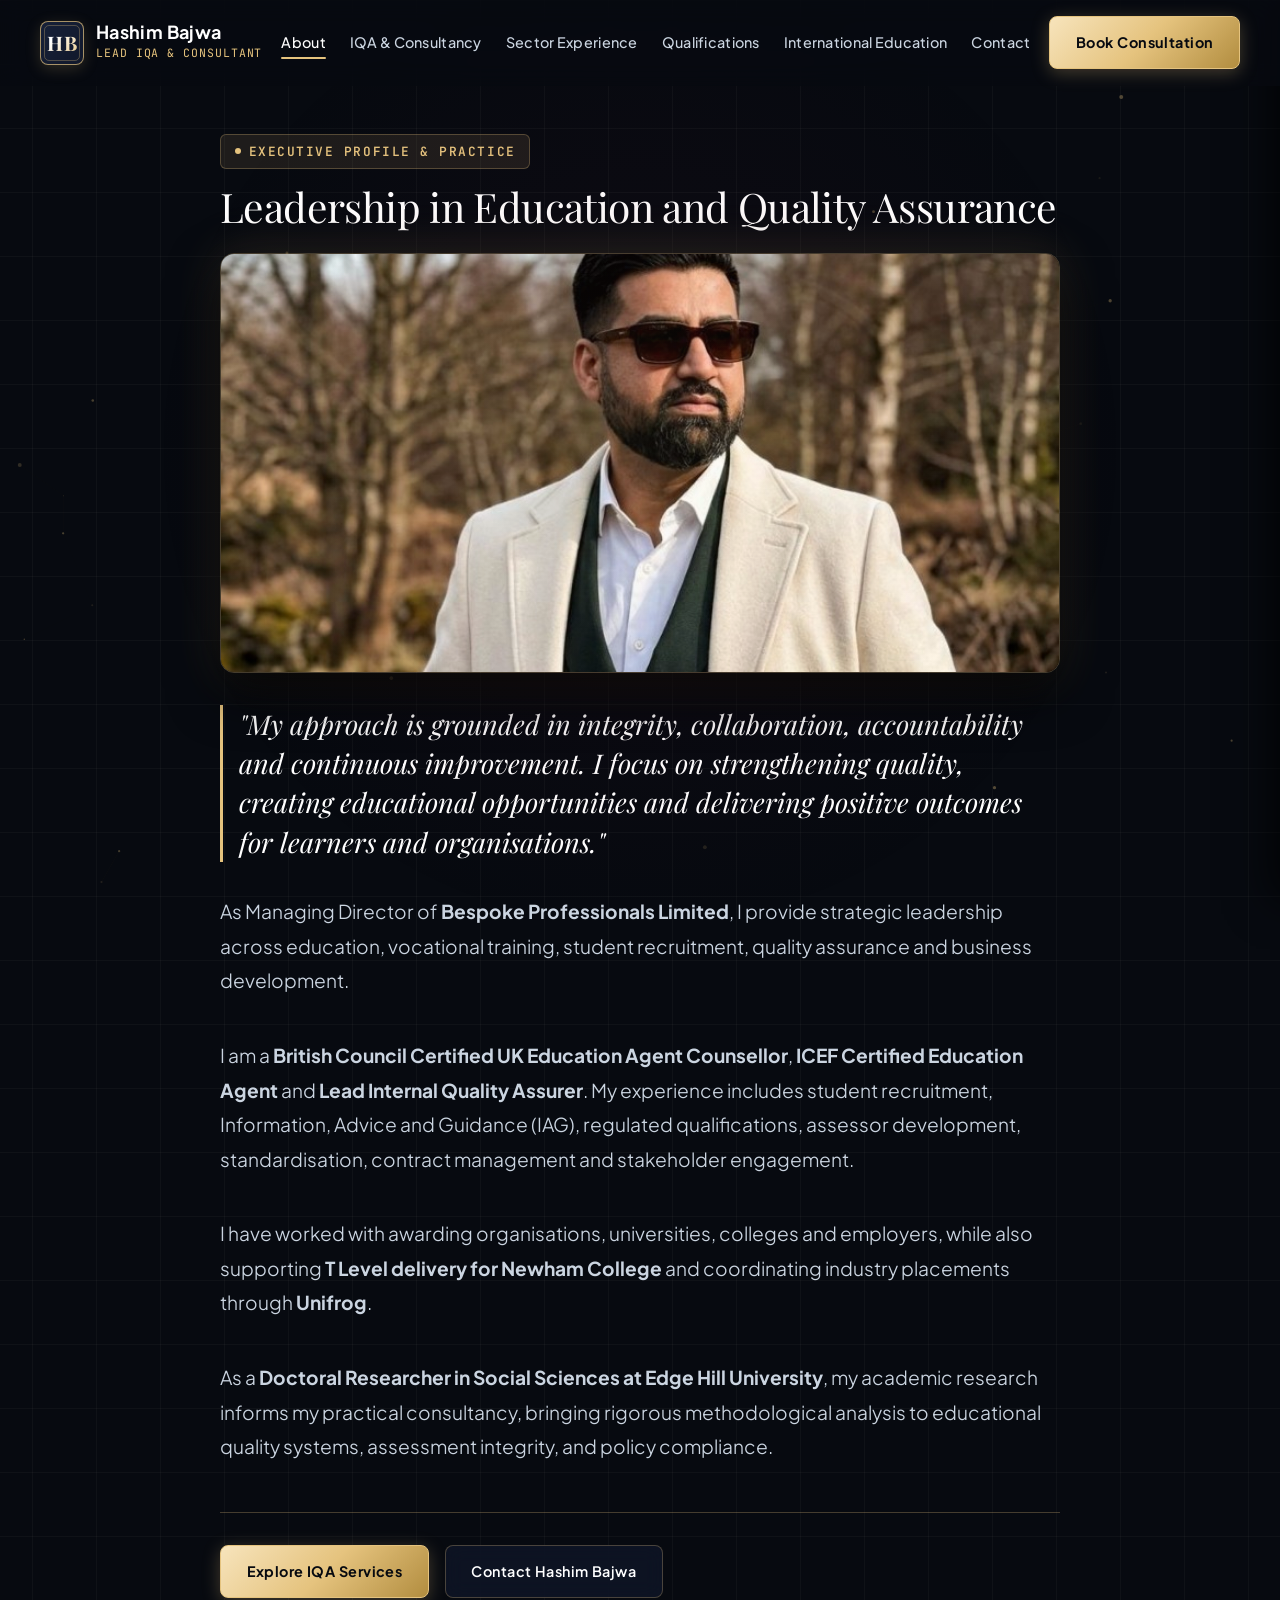
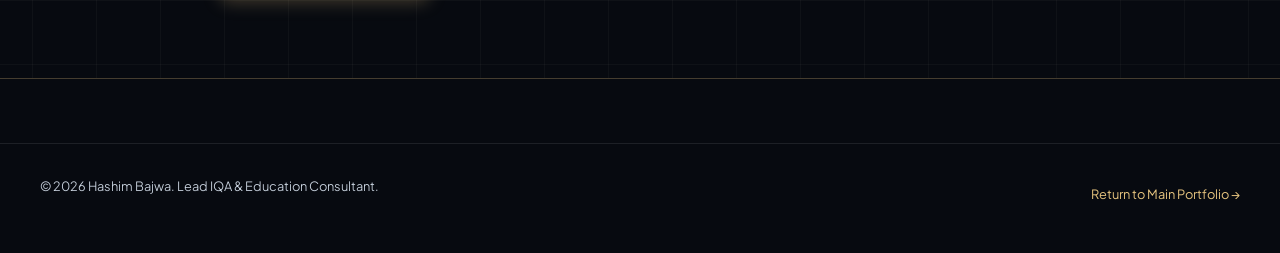
<file: about.html>
<!DOCTYPE html>
<html lang="en" data-theme="dark">
<head>
  <meta charset="UTF-8">
  <meta name="viewport" content="width=device-width, initial-scale=1.0">
  <title>About Hashim Bajwa — Leadership in Education &amp; Quality Assurance</title>
  <meta name="description" content="Learn about Hashim Bajwa, Managing Director of Bespoke Professionals Limited, Lead IQA, and Doctoral Researcher in Social Sciences.">
  <link rel="preconnect" href="https://fonts.googleapis.com">
  <link rel="preconnect" href="https://fonts.gstatic.com" crossorigin>
  <link href="https://fonts.googleapis.com/css2?family=JetBrains+Mono:wght@400;500;600&family=Playfair+Display:ital,wght@0,500;0,600;0,700;1,500;1,600&family=Plus+Jakarta+Sans:wght@300;400;500;600;700;800&display=swap" rel="stylesheet">
  <link rel="stylesheet" href="css/variables.css">
  <link rel="stylesheet" href="css/base.css">
  <link rel="stylesheet" href="css/components.css">
  <link rel="stylesheet" href="css/animations.css">
</head>
<body>
  <a href="#main-content" class="skip-link">Skip to main content</a>

  <header class="site-header scrolled" id="site-header">
    <div class="container header-inner">
      <a href="index.html" class="brand-identity" aria-label="Hashim Bajwa Home">
        <div class="brand-emblem"><span class="brand-emblem-text">HB</span></div>
        <div class="brand-meta">
          <span class="brand-name">Hashim Bajwa</span>
          <span class="brand-subtitle">Lead IQA &amp; Consultant</span>
        </div>
      </a>
      <nav class="desktop-nav" aria-label="Primary Navigation">
        <ul class="nav-links">
          <li><a href="about.html" class="nav-link active">About</a></li>
          <li><a href="iqa-consultancy.html" class="nav-link">IQA &amp; Consultancy</a></li>
          <li><a href="sector-experience.html" class="nav-link">Sector Experience</a></li>
          <li><a href="qualifications.html" class="nav-link">Qualifications</a></li>
          <li><a href="international-education.html" class="nav-link">International Education</a></li>
          <li><a href="contact.html" class="nav-link">Contact</a></li>
        </ul>
      </nav>
      <div class="header-actions">
        <a href="contact.html" class="btn btn-primary header-btn">Book Consultation</a>
        <button id="mobile-menu-btn" class="mobile-menu-toggle" aria-expanded="false" aria-controls="mobile-nav-drawer" aria-label="Open Navigation Menu">
          <span></span>
          <span></span>
          <span></span>
        </button>
      </div>
    </div>
  </header>

  <!-- Mobile Drawer Menu -->
  <div id="mobile-nav-drawer" class="mobile-drawer" aria-hidden="true">
    <nav class="mobile-nav" aria-label="Mobile Navigation">
      <ul class="mobile-nav-list">
        <li><a href="index.html" class="mobile-nav-link"><span>Home</span> <span style="color: var(--color-gold); font-size: 0.8rem;">01</span></a></li>
        <li><a href="about.html" class="mobile-nav-link active"><span>About</span> <span style="color: var(--color-gold); font-size: 0.8rem;">02</span></a></li>
        <li><a href="iqa-consultancy.html" class="mobile-nav-link"><span>IQA &amp; Consultancy</span> <span style="color: var(--color-gold); font-size: 0.8rem;">03</span></a></li>
        <li><a href="sector-experience.html" class="mobile-nav-link"><span>Sector Experience</span> <span style="color: var(--color-gold); font-size: 0.8rem;">04</span></a></li>
        <li><a href="qualifications.html" class="mobile-nav-link"><span>Qualifications</span> <span style="color: var(--color-gold); font-size: 0.8rem;">05</span></a></li>
        <li><a href="international-education.html" class="mobile-nav-link"><span>International Education</span> <span style="color: var(--color-gold); font-size: 0.8rem;">06</span></a></li>
        <li><a href="contact.html" class="mobile-nav-link"><span>Contact</span> <span style="color: var(--color-gold); font-size: 0.8rem;">07</span></a></li>
      </ul>
    </nav>
    <div class="mobile-drawer-footer">
      <a href="contact.html" class="btn btn-primary btn-block">Book Consultation</a>
      <div class="mobile-drawer-socials">
        <a href="https://www.linkedin.com/in/hashim-bajwa-4b985235b/" target="_blank" rel="noopener noreferrer" class="social-icon-btn" aria-label="LinkedIn">
          <svg viewBox="0 0 24 24"><path d="M19 3a2 2 0 0 1 2 2v14a2 2 0 0 1-2 2H5a2 2 0 0 1-2-2V5a2 2 0 0 1 2-2h14m-.5 15.5v-5.3a3.26 3.26 0 0 0-3.26-3.26c-.85 0-1.84.52-2.28 1.3v-1.11h-2.79v8.37h2.79v-4.93c0-.77.62-1.4 1.39-1.4a1.4 1.4 0 0 1 1.4 1.4v4.93h2.75M6.88 8.56a1.68 1.68 0 0 0 1.68-1.68c0-.93-.75-1.69-1.68-1.69a1.69 1.69 0 0 0-1.69 1.69c0 .93.76 1.68 1.69 1.68m1.39 9.94v-8.37H5.5v8.37h2.77z"/></svg>
        </a>
        <a href="https://www.instagram.com/hash.bajwa?igsh=bjU4bWs0em8yMGdm" target="_blank" rel="noopener noreferrer" class="social-icon-btn" aria-label="Instagram">
          <svg viewBox="0 0 24 24"><path d="M12 2.163c3.204 0 3.584.012 4.85.07 3.252.148 4.771 1.691 4.919 4.919.058 1.265.069 1.645.069 4.849 0 3.205-.012 3.584-.069 4.849-.149 3.225-1.664 4.771-4.919 4.919-1.266.058-1.644.07-4.85.07-3.204 0-3.584-.012-4.849-.07-3.26-.149-4.771-1.699-4.919-4.92-.058-1.265-.07-1.644-.07-4.849 0-3.204.013-3.583.07-4.849.149-3.227 1.664-4.771 4.919-4.919 1.266-.057 1.645-.069 4.849-.069zm0-2.163c-3.259 0-3.667.014-4.947.072-4.358.2-6.78 2.618-6.98 6.98-.059 1.281-.073 1.689-.073 4.948 0 3.259.014 3.668.072 4.948.2 4.358 2.618 6.78 6.98 6.98 1.281.058 1.689.072 4.948.072 3.259 0 3.668-.014 4.948-.072 4.354-.2 6.782-2.618 6.979-6.98.059-1.28.073-1.689.073-4.948 0-3.259-.014-3.667-.072-4.947-.196-4.354-2.617-6.78-6.979-6.98-1.281-.059-1.69-.073-4.949-.073zm0 5.838c-3.403 0-6.162 2.759-6.162 6.162s2.759 6.163 6.162 6.163 6.162-2.759 6.162-6.163c0-3.403-2.759-6.162-6.162-6.162zm0 10.162c-2.209 0-4-1.79-4-4 0-2.209 1.791-4 4-4s4 1.791 4 4c0 2.21-1.791 4-4 4zm6.406-11.845c-.796 0-1.441.645-1.441 1.44s.645 1.44 1.441 1.44c.795 0 1.439-.645 1.439-1.44s-.644-1.44-1.439-1.44z"/></svg>
        </a>
        <a href="https://www.youtube.com/@hashimbajwa547" target="_blank" rel="noopener noreferrer" class="social-icon-btn" aria-label="YouTube">
          <svg viewBox="0 0 24 24"><path d="M23.498 6.186a3.016 3.016 0 0 0-2.122-2.136C19.505 3.545 12 3.545 12 3.545s-7.505 0-9.377.505A3.017 3.017 0 0 0 .502 6.186C0 8.07 0 12 0 12s0 3.93.502 5.814a3.016 3.016 0 0 0 2.122 2.136c1.871.505 9.376.505 9.376.505s7.505 0 9.377-.505a3.015 3.015 0 0 0 2.122-2.136C24 15.93 24 12 24 12s0-3.93-.502-5.814zM9.545 15.568V8.432L15.818 12l-6.273 3.568z"/></svg>
        </a>
        <a href="https://www.facebook.com/share/1A8jeMKm52/?mibextid=wwXIfr" target="_blank" rel="noopener noreferrer" class="social-icon-btn" aria-label="Facebook">
          <svg viewBox="0 0 24 24"><path d="M24 12.073c0-6.627-5.373-12-12-12s-12 5.373-12 12c0 5.99 4.388 10.954 10.125 11.854v-8.385H7.078v-3.47h3.047V9.43c0-3.007 1.792-4.669 4.533-4.669 1.312 0 2.686.235 2.686.235v2.953H15.83c-1.491 0-1.956.925-1.956 1.874v2.25h3.328l-.532 3.47h-2.796v8.385C19.612 23.027 24 18.062 24 12.073z"/></svg>
        </a>
      </div>
    </div>
  </div>

  <main id="main-content" style="padding-top: calc(var(--header-height) + var(--space-12)); padding-bottom: var(--space-20);">
    <div class="container container-narrow">
      <div class="badge-editorial">
        <span class="badge-dot"></span>
        <span>Executive Profile &amp; Practice</span>
      </div>

      <h1 style="font-size: var(--text-4xl); margin-bottom: var(--space-6);">
        Leadership in Education and Quality Assurance
      </h1>

      <div class="about-photo-card" style="margin-bottom: var(--space-8); max-height: 420px; overflow: hidden;">
        <img src="assets/hashim-executive.jpg" alt="Hashim Bajwa" class="about-photo-img" style="object-position: center 25%;">
      </div>

      <div class="editorial-pullquote" style="margin-bottom: var(--space-8);">
        "My approach is grounded in integrity, collaboration, accountability and continuous improvement. I focus on strengthening quality, creating educational opportunities and delivering positive outcomes for learners and organisations."
      </div>

      <div style="font-size: var(--text-lg); line-height: 1.8; color: var(--text-primary); display: flex; flex-direction: column; gap: var(--space-6);">
        <p>
          As Managing Director of <strong>Bespoke Professionals Limited</strong>, I provide strategic leadership across education, vocational training, student recruitment, quality assurance and business development.
        </p>

        <p>
          I am a <strong>British Council Certified UK Education Agent Counsellor</strong>, <strong>ICEF Certified Education Agent</strong> and <strong>Lead Internal Quality Assurer</strong>. My experience includes student recruitment, Information, Advice and Guidance (IAG), regulated qualifications, assessor development, standardisation, contract management and stakeholder engagement.
        </p>

        <p>
          I have worked with awarding organisations, universities, colleges and employers, while also supporting <strong>T Level delivery for Newham College</strong> and coordinating industry placements through <strong>Unifrog</strong>.
        </p>

        <p>
          As a <strong>Doctoral Researcher in Social Sciences at Edge Hill University</strong>, my academic research informs my practical consultancy, bringing rigorous methodological analysis to educational quality systems, assessment integrity, and policy compliance.
        </p>
      </div>

      <div style="margin-top: var(--space-12); padding-top: var(--space-8); border-top: 1px solid var(--border-gold); display: flex; gap: var(--space-4); flex-wrap: wrap;">
        <a href="iqa-consultancy.html" class="btn btn-primary">Explore IQA Services</a>
        <a href="contact.html" class="btn btn-secondary">Contact Hashim Bajwa</a>
      </div>
    </div>
  </main>

  <footer class="site-footer">
    <div class="container footer-bottom">
      <p>&copy; 2026 Hashim Bajwa. Lead IQA &amp; Education Consultant.</p>
      <a href="index.html" style="color: var(--color-gold);">Return to Main Portfolio →</a>
    </div>
  </footer>

  <script src="js/main.js"></script>
</body>
</html>
</file>
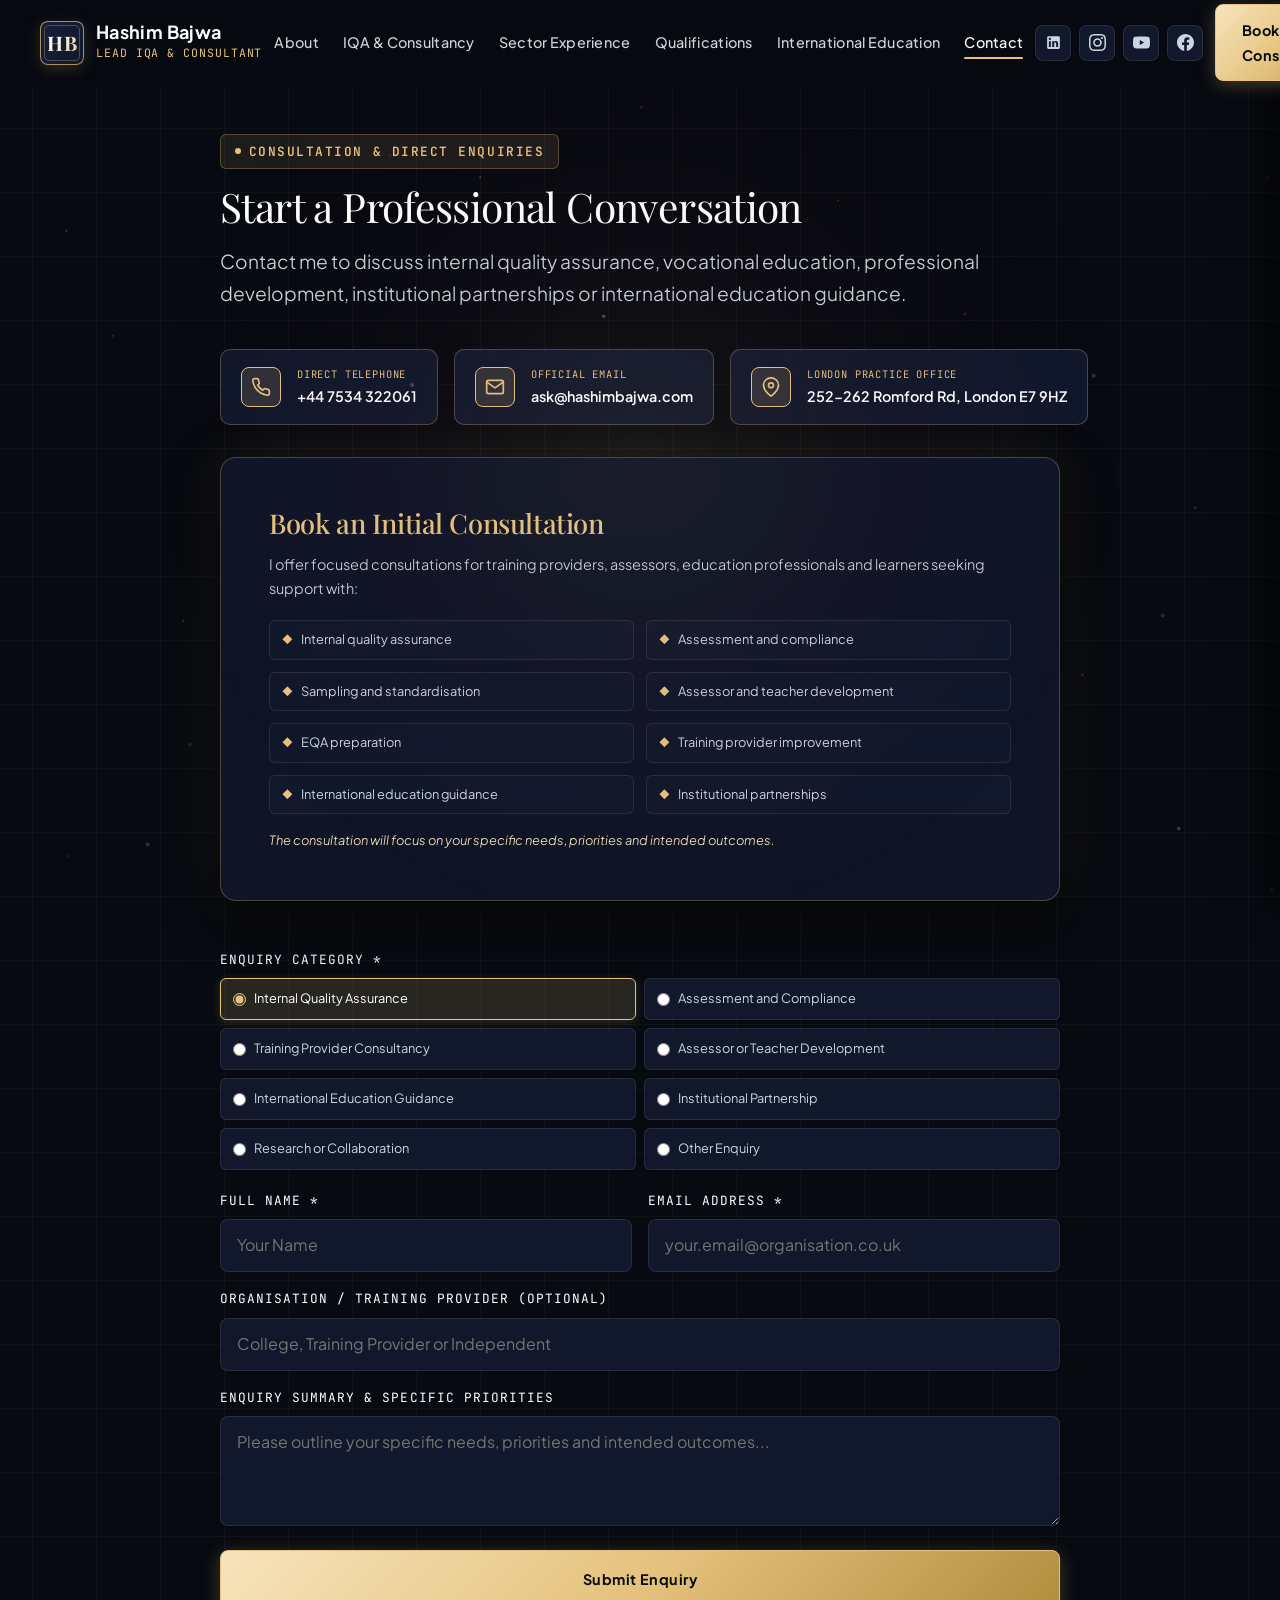
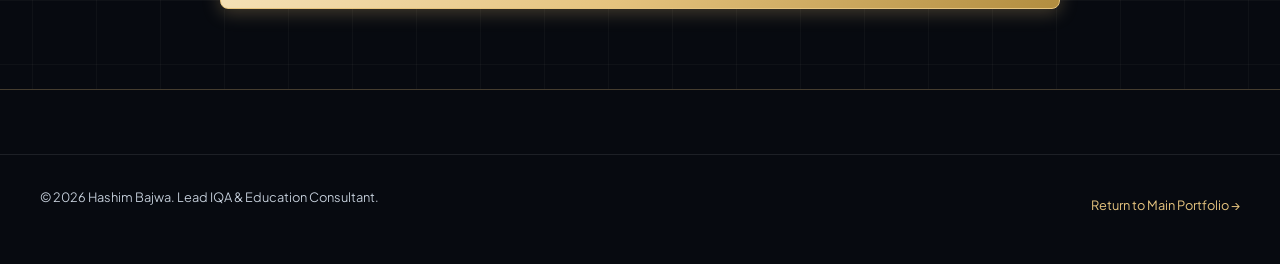
<file: contact.html>
<!DOCTYPE html>
<html lang="en" data-theme="dark">
<head>
  <meta charset="UTF-8">
  <meta name="viewport" content="width=device-width, initial-scale=1.0">
  <title>Contact &amp; Bookings — Hashim Bajwa</title>
  <meta name="description" content="Start a professional conversation or book an initial consultation with Hashim Bajwa. Direct telephone, email, and London office details.">
  <link rel="preconnect" href="https://fonts.googleapis.com">
  <link rel="preconnect" href="https://fonts.gstatic.com" crossorigin>
  <link href="https://fonts.googleapis.com/css2?family=JetBrains+Mono:wght@400;500;600&family=Playfair+Display:ital,wght@0,500;0,600;0,700;1,500;1,600&family=Plus+Jakarta+Sans:wght@300;400;500;600;700;800&display=swap" rel="stylesheet">
  <link rel="stylesheet" href="css/variables.css">
  <link rel="stylesheet" href="css/base.css">
  <link rel="stylesheet" href="css/components.css">
  <link rel="stylesheet" href="css/animations.css">
</head>
<body>
  <a href="#main-content" class="skip-link">Skip to main content</a>

  <header class="site-header scrolled" id="site-header">
    <div class="container header-inner">
      <a href="index.html" class="brand-identity">
        <div class="brand-emblem"><span class="brand-emblem-text">HB</span></div>
        <div class="brand-meta">
          <span class="brand-name">Hashim Bajwa</span>
          <span class="brand-subtitle">Lead IQA &amp; Consultant</span>
        </div>
      </a>
      <nav class="desktop-nav">
        <ul class="nav-links">
          <li><a href="about.html" class="nav-link">About</a></li>
          <li><a href="iqa-consultancy.html" class="nav-link">IQA &amp; Consultancy</a></li>
          <li><a href="sector-experience.html" class="nav-link">Sector Experience</a></li>
          <li><a href="qualifications.html" class="nav-link">Qualifications</a></li>
          <li><a href="international-education.html" class="nav-link">International Education</a></li>
          <li><a href="contact.html" class="nav-link active">Contact</a></li>
        </ul>
      </nav>
      <div class="header-actions">
        <div class="header-social-group">
          <a href="https://www.linkedin.com/in/hashim-bajwa-4b985235b/" target="_blank" rel="noopener noreferrer" class="social-icon-btn" aria-label="LinkedIn">
            <svg viewBox="0 0 24 24"><path d="M19 3a2 2 0 0 1 2 2v14a2 2 0 0 1-2 2H5a2 2 0 0 1-2-2V5a2 2 0 0 1 2-2h14m-.5 15.5v-5.3a3.26 3.26 0 0 0-3.26-3.26c-.85 0-1.84.52-2.28 1.3v-1.11h-2.79v8.37h2.79v-4.93c0-.77.62-1.4 1.39-1.4a1.4 1.4 0 0 1 1.4 1.4v4.93h2.75M6.88 8.56a1.68 1.68 0 0 0 1.68-1.68c0-.93-.75-1.69-1.68-1.69a1.69 1.69 0 0 0-1.69 1.69c0 .93.76 1.68 1.69 1.68m1.39 9.94v-8.37H5.5v8.37h2.77z"/></svg>
          </a>
          <a href="https://www.instagram.com/hash.bajwa?igsh=bjU4bWs0em8yMGdm" target="_blank" rel="noopener noreferrer" class="social-icon-btn" aria-label="Instagram">
            <svg viewBox="0 0 24 24"><path d="M12 2.163c3.204 0 3.584.012 4.85.07 3.252.148 4.771 1.691 4.919 4.919.058 1.265.069 1.645.069 4.849 0 3.205-.012 3.584-.069 4.849-.149 3.225-1.664 4.771-4.919 4.919-1.266.058-1.644.07-4.85.07-3.204 0-3.584-.012-4.849-.07-3.26-.149-4.771-1.699-4.919-4.92-.058-1.265-.07-1.644-.07-4.849 0-3.204.013-3.583.07-4.849.149-3.227 1.664-4.771 4.919-4.919 1.266-.057 1.645-.069 4.849-.069zm0-2.163c-3.259 0-3.667.014-4.947.072-4.358.2-6.78 2.618-6.98 6.98-.059 1.281-.073 1.689-.073 4.948 0 3.259.014 3.668.072 4.948.2 4.358 2.618 6.78 6.98 6.98 1.281.058 1.689.072 4.948.072 3.259 0 3.668-.014 4.948-.072 4.354-.2 6.782-2.618 6.979-6.98.059-1.28.073-1.689.073-4.948 0-3.259-.014-3.667-.072-4.947-.196-4.354-2.617-6.78-6.979-6.98-1.281-.059-1.69-.073-4.949-.073zm0 5.838c-3.403 0-6.162 2.759-6.162 6.162s2.759 6.163 6.162 6.163 6.162-2.759 6.162-6.163c0-3.403-2.759-6.162-6.162-6.162zm0 10.162c-2.209 0-4-1.79-4-4 0-2.209 1.791-4 4-4s4 1.791 4 4c0 2.21-1.791 4-4 4zm6.406-11.845c-.796 0-1.441.645-1.441 1.44s.645 1.44 1.441 1.44c.795 0 1.439-.645 1.439-1.44s-.644-1.44-1.439-1.44z"/></svg>
          </a>
          <a href="https://www.youtube.com/@hashimbajwa547" target="_blank" rel="noopener noreferrer" class="social-icon-btn" aria-label="YouTube">
            <svg viewBox="0 0 24 24"><path d="M23.498 6.186a3.016 3.016 0 0 0-2.122-2.136C19.505 3.545 12 3.545 12 3.545s-7.505 0-9.377.505A3.017 3.017 0 0 0 .502 6.186C0 8.07 0 12 0 12s0 3.93.502 5.814a3.016 3.016 0 0 0 2.122 2.136c1.871.505 9.376.505 9.376.505s7.505 0 9.377-.505a3.015 3.015 0 0 0 2.122-2.136C24 15.93 24 12 24 12s0-3.93-.502-5.814zM9.545 15.568V8.432L15.818 12l-6.273 3.568z"/></svg>
          </a>
          <a href="https://www.facebook.com/share/1A8jeMKm52/?mibextid=wwXIfr" target="_blank" rel="noopener noreferrer" class="social-icon-btn" aria-label="Facebook">
            <svg viewBox="0 0 24 24"><path d="M24 12.073c0-6.627-5.373-12-12-12s-12 5.373-12 12c0 5.99 4.388 10.954 10.125 11.854v-8.385H7.078v-3.47h3.047V9.43c0-3.007 1.792-4.669 4.533-4.669 1.312 0 2.686.235 2.686.235v2.953H15.83c-1.491 0-1.956.925-1.956 1.874v2.25h3.328l-.532 3.47h-2.796v8.385C19.612 23.027 24 18.062 24 12.073z"/></svg>
          </a>
        </div>
        <a href="#consultation-enquiry-form" class="btn btn-primary header-btn">Book Consultation</a>
        <button id="mobile-menu-btn" class="mobile-menu-toggle" aria-expanded="false" aria-controls="mobile-nav-drawer" aria-label="Open Navigation Menu">
          <span></span>
          <span></span>
          <span></span>
        </button>
      </div>
    </div>
  </header>

  <!-- Mobile Drawer Menu -->
  <div id="mobile-nav-drawer" class="mobile-drawer" aria-hidden="true">
    <nav class="mobile-nav" aria-label="Mobile Navigation">
      <ul class="mobile-nav-list">
        <li><a href="index.html" class="mobile-nav-link"><span>Home</span> <span style="color: var(--color-gold); font-size: 0.8rem;">01</span></a></li>
        <li><a href="about.html" class="mobile-nav-link"><span>About</span> <span style="color: var(--color-gold); font-size: 0.8rem;">02</span></a></li>
        <li><a href="iqa-consultancy.html" class="mobile-nav-link"><span>IQA &amp; Consultancy</span> <span style="color: var(--color-gold); font-size: 0.8rem;">03</span></a></li>
        <li><a href="sector-experience.html" class="mobile-nav-link"><span>Sector Experience</span> <span style="color: var(--color-gold); font-size: 0.8rem;">04</span></a></li>
        <li><a href="qualifications.html" class="mobile-nav-link"><span>Qualifications</span> <span style="color: var(--color-gold); font-size: 0.8rem;">05</span></a></li>
        <li><a href="international-education.html" class="mobile-nav-link"><span>International Education</span> <span style="color: var(--color-gold); font-size: 0.8rem;">06</span></a></li>
        <li><a href="contact.html" class="mobile-nav-link active"><span>Contact</span> <span style="color: var(--color-gold); font-size: 0.8rem;">07</span></a></li>
      </ul>
    </nav>
    <div class="mobile-drawer-footer">
      <a href="#consultation-enquiry-form" class="btn btn-primary btn-block">Send Enquiry</a>
      <div class="mobile-drawer-socials">
        <a href="https://www.linkedin.com/in/hashim-bajwa-4b985235b/" target="_blank" rel="noopener noreferrer" class="social-icon-btn" aria-label="LinkedIn">
          <svg viewBox="0 0 24 24"><path d="M19 3a2 2 0 0 1 2 2v14a2 2 0 0 1-2 2H5a2 2 0 0 1-2-2V5a2 2 0 0 1 2-2h14m-.5 15.5v-5.3a3.26 3.26 0 0 0-3.26-3.26c-.85 0-1.84.52-2.28 1.3v-1.11h-2.79v8.37h2.79v-4.93c0-.77.62-1.4 1.39-1.4a1.4 1.4 0 0 1 1.4 1.4v4.93h2.75M6.88 8.56a1.68 1.68 0 0 0 1.68-1.68c0-.93-.75-1.69-1.68-1.69a1.69 1.69 0 0 0-1.69 1.69c0 .93.76 1.68 1.69 1.68m1.39 9.94v-8.37H5.5v8.37h2.77z"/></svg>
        </a>
        <a href="https://www.instagram.com/hash.bajwa?igsh=bjU4bWs0em8yMGdm" target="_blank" rel="noopener noreferrer" class="social-icon-btn" aria-label="Instagram">
          <svg viewBox="0 0 24 24"><path d="M12 2.163c3.204 0 3.584.012 4.85.07 3.252.148 4.771 1.691 4.919 4.919.058 1.265.069 1.645.069 4.849 0 3.205-.012 3.584-.069 4.849-.149 3.225-1.664 4.771-4.919 4.919-1.266.058-1.644.07-4.85.07-3.204 0-3.584-.012-4.849-.07-3.26-.149-4.771-1.699-4.919-4.92-.058-1.265-.07-1.644-.07-4.849 0-3.204.013-3.583.07-4.849.149-3.227 1.664-4.771 4.919-4.919 1.266-.057 1.645-.069 4.849-.069zm0-2.163c-3.259 0-3.667.014-4.947.072-4.358.2-6.78 2.618-6.98 6.98-.059 1.281-.073 1.689-.073 4.948 0 3.259.014 3.668.072 4.948.2 4.358 2.618 6.78 6.98 6.98 1.281.058 1.689.072 4.948.072 3.259 0 3.668-.014 4.948-.072 4.354-.2 6.782-2.618 6.979-6.98.059-1.28.073-1.689.073-4.948 0-3.259-.014-3.667-.072-4.947-.196-4.354-2.617-6.78-6.979-6.98-1.281-.059-1.69-.073-4.949-.073zm0 5.838c-3.403 0-6.162 2.759-6.162 6.162s2.759 6.163 6.162 6.163 6.162-2.759 6.162-6.163c0-3.403-2.759-6.162-6.162-6.162zm0 10.162c-2.209 0-4-1.79-4-4 0-2.209 1.791-4 4-4s4 1.791 4 4c0 2.21-1.791 4-4 4zm6.406-11.845c-.796 0-1.441.645-1.441 1.44s.645 1.44 1.441 1.44c.795 0 1.439-.645 1.439-1.44s-.644-1.44-1.439-1.44z"/></svg>
        </a>
        <a href="https://www.youtube.com/@hashimbajwa547" target="_blank" rel="noopener noreferrer" class="social-icon-btn" aria-label="YouTube">
          <svg viewBox="0 0 24 24"><path d="M23.498 6.186a3.016 3.016 0 0 0-2.122-2.136C19.505 3.545 12 3.545 12 3.545s-7.505 0-9.377.505A3.017 3.017 0 0 0 .502 6.186C0 8.07 0 12 0 12s0 3.93.502 5.814a3.016 3.016 0 0 0 2.122 2.136c1.871.505 9.376.505 9.376.505s7.505 0 9.377-.505a3.015 3.015 0 0 0 2.122-2.136C24 15.93 24 12 24 12s0-3.93-.502-5.814zM9.545 15.568V8.432L15.818 12l-6.273 3.568z"/></svg>
        </a>
        <a href="https://www.facebook.com/share/1A8jeMKm52/?mibextid=wwXIfr" target="_blank" rel="noopener noreferrer" class="social-icon-btn" aria-label="Facebook">
          <svg viewBox="0 0 24 24"><path d="M24 12.073c0-6.627-5.373-12-12-12s-12 5.373-12 12c0 5.99 4.388 10.954 10.125 11.854v-8.385H7.078v-3.47h3.047V9.43c0-3.007 1.792-4.669 4.533-4.669 1.312 0 2.686.235 2.686.235v2.953H15.83c-1.491 0-1.956.925-1.956 1.874v2.25h3.328l-.532 3.47h-2.796v8.385C19.612 23.027 24 18.062 24 12.073z"/></svg>
        </a>
      </div>
    </div>
  </div>

  <main id="main-content" style="padding-top: calc(var(--header-height) + var(--space-12)); padding-bottom: var(--space-20);">
    <div class="container container-narrow">
      <div class="badge-editorial">
        <span class="badge-dot"></span>
        <span>Consultation &amp; Direct Enquiries</span>
      </div>

      <h1 style="font-size: var(--text-4xl); margin-bottom: var(--space-4);">
        Start a Professional Conversation
      </h1>
      <p style="font-size: var(--text-lg); color: var(--text-secondary); margin-bottom: var(--space-10);">
        Contact me to discuss internal quality assurance, vocational education, professional development, institutional partnerships or international education guidance.
      </p>

      <!-- Direct Contact Cards -->
      <div class="direct-contact-bar">
        <a href="tel:+447534322061" class="direct-contact-card">
          <div class="contact-card-icon" aria-hidden="true">
            <svg viewBox="0 0 24 24" fill="none" stroke="currentColor" stroke-width="2"><path d="M22 16.92v3a2 2 0 0 1-2.18 2 19.79 19.79 0 0 1-8.63-3.07 19.5 19.5 0 0 1-6-6 19.79 19.79 0 0 1-3.07-8.67A2 2 0 0 1 4.11 2h3a2 2 0 0 1 2 1.72 12.84 12.84 0 0 0 .7 2.81 2 2 0 0 1-.45 2.11L8.09 9.91a16 16 0 0 0 6 6l1.27-1.27a2 2 0 0 1 2.11-.45 12.84 12.84 0 0 0 2.81.7A2 2 0 0 1 22 16.92z"/></svg>
          </div>
          <div class="contact-card-details">
            <span class="contact-card-label">Direct Telephone</span>
            <span class="contact-card-val">+44 7534 322061</span>
          </div>
        </a>

        <a href="mailto:ask@hashimbajwa.com" class="direct-contact-card">
          <div class="contact-card-icon" aria-hidden="true">
            <svg viewBox="0 0 24 24" fill="none" stroke="currentColor" stroke-width="2"><path d="M4 4h16c1.1 0 2 .9 2 2v12c0 1.1-.9 2-2 2H4c-1.1 0-2-.9-2-2V6c0-1.1.9-2 2-2z"/><polyline points="22,6 12,13 2,6"/></svg>
          </div>
          <div class="contact-card-details">
            <span class="contact-card-label">Official Email</span>
            <span class="contact-card-val">ask@hashimbajwa.com</span>
          </div>
        </a>

        <div class="direct-contact-card">
          <div class="contact-card-icon" aria-hidden="true">
            <svg viewBox="0 0 24 24" fill="none" stroke="currentColor" stroke-width="2"><path d="M21 10c0 7-9 13-9 13s-9-6-9-13a9 9 0 0 1 18 0z"/><circle cx="12" cy="10" r="3"/></svg>
          </div>
          <div class="contact-card-details">
            <span class="contact-card-label">London Practice Office</span>
            <span class="contact-card-val">252-262 Romford Rd, London E7 9HZ</span>
          </div>
        </div>
      </div>

      <div class="consultation-card" style="margin-bottom: var(--space-12);">
        <h3 style="font-size: var(--text-2xl); color: var(--color-gold); margin-bottom: var(--space-3);">Book an Initial Consultation</h3>
        <p style="font-size: var(--text-sm); margin-bottom: var(--space-4);">
          I offer focused consultations for training providers, assessors, education professionals and learners seeking support with:
        </p>
        <div class="consultation-focus-list" style="margin-bottom: var(--space-4);">
          <div class="focus-tag"><span class="check">◆</span> Internal quality assurance</div>
          <div class="focus-tag"><span class="check">◆</span> Assessment and compliance</div>
          <div class="focus-tag"><span class="check">◆</span> Sampling and standardisation</div>
          <div class="focus-tag"><span class="check">◆</span> Assessor and teacher development</div>
          <div class="focus-tag"><span class="check">◆</span> EQA preparation</div>
          <div class="focus-tag"><span class="check">◆</span> Training provider improvement</div>
          <div class="focus-tag"><span class="check">◆</span> International education guidance</div>
          <div class="focus-tag"><span class="check">◆</span> Institutional partnerships</div>
        </div>
        <p style="font-size: var(--text-xs); color: var(--color-gold-light); font-style: italic;">
          The consultation will focus on your specific needs, priorities and intended outcomes.
        </p>
      </div>

      <!-- Form -->
      <form id="consultation-enquiry-form" class="consultation-form" novalidate>
        <div class="form-group">
          <label class="form-label">Enquiry Category *</label>
          <div class="enquiry-type-grid">
            <label class="enquiry-radio-label">
              <input type="radio" name="enquiry-type" value="Internal Quality Assurance" checked>
              <span>Internal Quality Assurance</span>
            </label>
            <label class="enquiry-radio-label">
              <input type="radio" name="enquiry-type" value="Assessment and Compliance">
              <span>Assessment and Compliance</span>
            </label>
            <label class="enquiry-radio-label">
              <input type="radio" name="enquiry-type" value="Training Provider Consultancy">
              <span>Training Provider Consultancy</span>
            </label>
            <label class="enquiry-radio-label">
              <input type="radio" name="enquiry-type" value="Assessor or Teacher Development">
              <span>Assessor or Teacher Development</span>
            </label>
            <label class="enquiry-radio-label">
              <input type="radio" name="enquiry-type" value="International Education Guidance">
              <span>International Education Guidance</span>
            </label>
            <label class="enquiry-radio-label">
              <input type="radio" name="enquiry-type" value="Institutional Partnership">
              <span>Institutional Partnership</span>
            </label>
            <label class="enquiry-radio-label">
              <input type="radio" name="enquiry-type" value="Research or Collaboration">
              <span>Research or Collaboration</span>
            </label>
            <label class="enquiry-radio-label">
              <input type="radio" name="enquiry-type" value="Other Enquiry">
              <span>Other Enquiry</span>
            </label>
          </div>
        </div>

        <div style="display: grid; grid-template-columns: 1fr 1fr; gap: var(--space-4);">
          <div class="form-group">
            <label for="form-name" class="form-label">Full Name *</label>
            <input type="text" id="form-name" class="form-input" placeholder="Your Name" required>
          </div>
          <div class="form-group">
            <label for="form-email" class="form-label">Email Address *</label>
            <input type="email" id="form-email" class="form-input" placeholder="your.email@organisation.co.uk" required>
          </div>
        </div>

        <div class="form-group">
          <label for="form-org" class="form-label">Organisation / Training Provider (Optional)</label>
          <input type="text" id="form-org" class="form-input" placeholder="College, Training Provider or Independent">
        </div>

        <div class="form-group">
          <label for="form-message" class="form-label">Enquiry Summary &amp; Specific Priorities</label>
          <textarea id="form-message" class="form-textarea" placeholder="Please outline your specific needs, priorities and intended outcomes..."></textarea>
        </div>

        <button type="submit" class="btn btn-primary btn-block" style="padding: var(--space-4);">
          Submit Enquiry
        </button>
      </form>
    </div>
  </main>

  <footer class="site-footer">
    <div class="container footer-bottom">
      <p>&copy; 2026 Hashim Bajwa. Lead IQA &amp; Education Consultant.</p>
      <a href="index.html" style="color: var(--color-gold);">Return to Main Portfolio →</a>
    </div>
  </footer>
  <script src="js/main.js"></script>
</body>
</html>
</file>
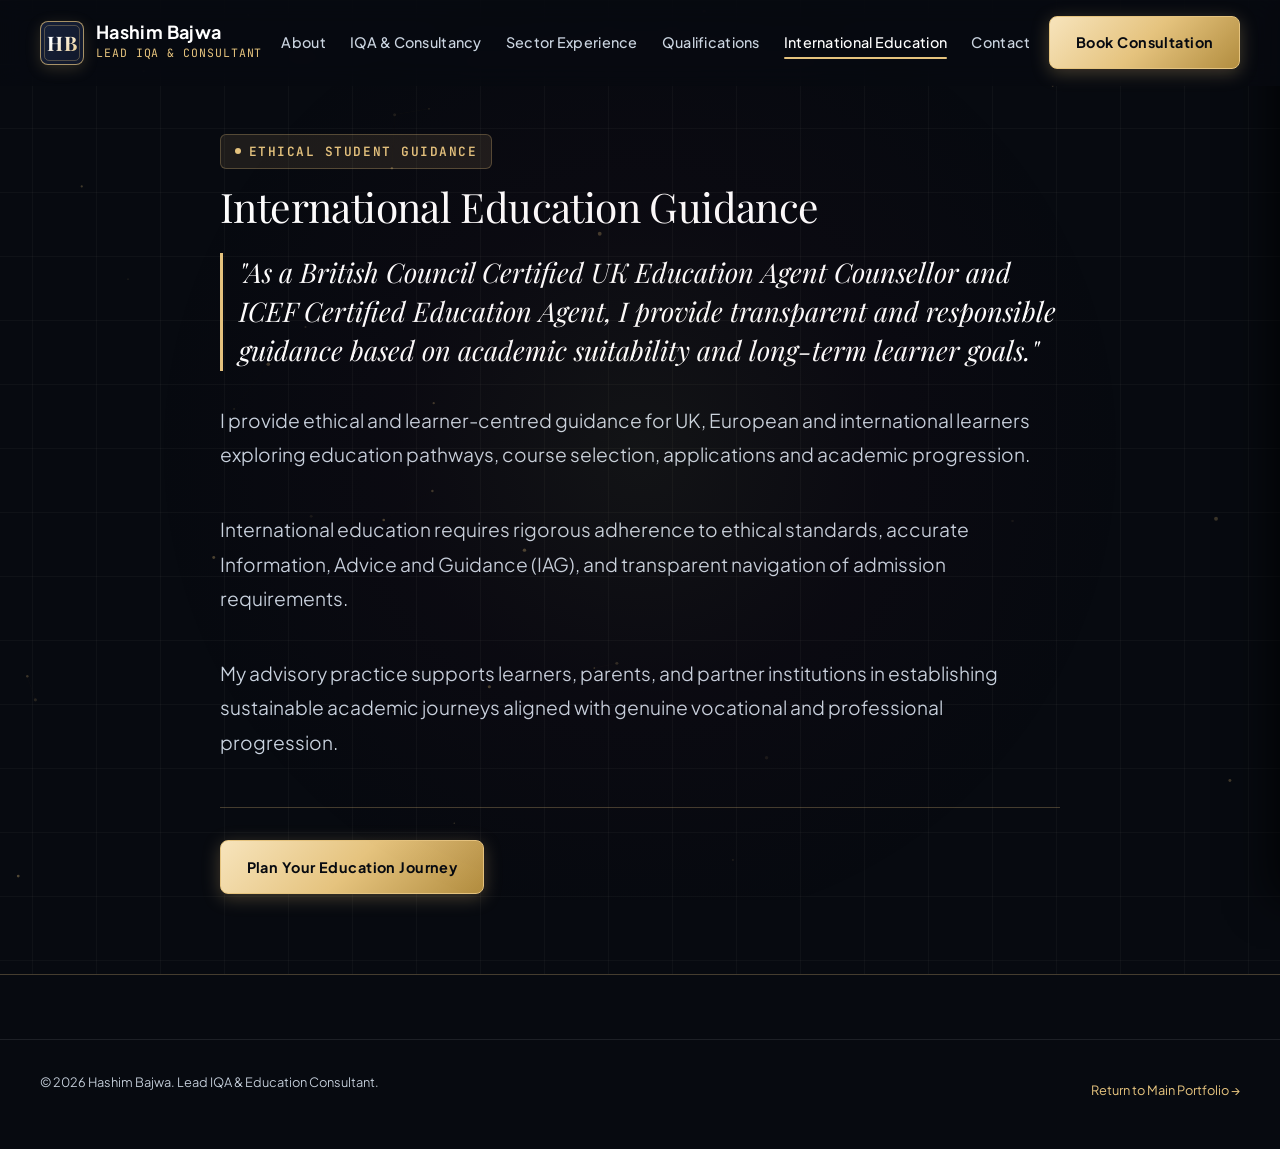
<file: international-education.html>
<!DOCTYPE html>
<html lang="en" data-theme="dark">
<head>
  <meta charset="UTF-8">
  <meta name="viewport" content="width=device-width, initial-scale=1.0">
  <title>International Education Guidance — Hashim Bajwa</title>
  <meta name="description" content="Ethical and learner-centred guidance for UK, European and international learners by British Council & ICEF certified advisor Hashim Bajwa.">
  <link rel="preconnect" href="https://fonts.googleapis.com">
  <link rel="preconnect" href="https://fonts.gstatic.com" crossorigin>
  <link href="https://fonts.googleapis.com/css2?family=JetBrains+Mono:wght@400;500;600&family=Playfair+Display:ital,wght@0,500;0,600;0,700;1,500;1,600&family=Plus+Jakarta+Sans:wght@300;400;500;600;700;800&display=swap" rel="stylesheet">
  <link rel="stylesheet" href="css/variables.css">
  <link rel="stylesheet" href="css/base.css">
  <link rel="stylesheet" href="css/components.css">
  <link rel="stylesheet" href="css/animations.css">
</head>
<body>
  <a href="#main-content" class="skip-link">Skip to main content</a>

  <header class="site-header scrolled" id="site-header">
    <div class="container header-inner">
      <a href="index.html" class="brand-identity">
        <div class="brand-emblem"><span class="brand-emblem-text">HB</span></div>
        <div class="brand-meta">
          <span class="brand-name">Hashim Bajwa</span>
          <span class="brand-subtitle">Lead IQA &amp; Consultant</span>
        </div>
      </a>
      <nav class="desktop-nav">
        <ul class="nav-links">
          <li><a href="about.html" class="nav-link">About</a></li>
          <li><a href="iqa-consultancy.html" class="nav-link">IQA &amp; Consultancy</a></li>
          <li><a href="sector-experience.html" class="nav-link">Sector Experience</a></li>
          <li><a href="qualifications.html" class="nav-link">Qualifications</a></li>
          <li><a href="international-education.html" class="nav-link active">International Education</a></li>
          <li><a href="contact.html" class="nav-link">Contact</a></li>
        </ul>
      </nav>
      <div class="header-actions">
        <a href="contact.html" class="btn btn-primary header-btn">Book Consultation</a>
        <button id="mobile-menu-btn" class="mobile-menu-toggle" aria-expanded="false" aria-controls="mobile-nav-drawer" aria-label="Open Navigation Menu">
          <span></span>
          <span></span>
          <span></span>
        </button>
      </div>
    </div>
  </header>

  <!-- Mobile Drawer Menu -->
  <div id="mobile-nav-drawer" class="mobile-drawer" aria-hidden="true">
    <nav class="mobile-nav" aria-label="Mobile Navigation">
      <ul class="mobile-nav-list">
        <li><a href="index.html" class="mobile-nav-link"><span>Home</span> <span style="color: var(--color-gold); font-size: 0.8rem;">01</span></a></li>
        <li><a href="about.html" class="mobile-nav-link"><span>About</span> <span style="color: var(--color-gold); font-size: 0.8rem;">02</span></a></li>
        <li><a href="iqa-consultancy.html" class="mobile-nav-link"><span>IQA &amp; Consultancy</span> <span style="color: var(--color-gold); font-size: 0.8rem;">03</span></a></li>
        <li><a href="sector-experience.html" class="mobile-nav-link"><span>Sector Experience</span> <span style="color: var(--color-gold); font-size: 0.8rem;">04</span></a></li>
        <li><a href="qualifications.html" class="mobile-nav-link"><span>Qualifications</span> <span style="color: var(--color-gold); font-size: 0.8rem;">05</span></a></li>
        <li><a href="international-education.html" class="mobile-nav-link active"><span>International Education</span> <span style="color: var(--color-gold); font-size: 0.8rem;">06</span></a></li>
        <li><a href="contact.html" class="mobile-nav-link"><span>Contact</span> <span style="color: var(--color-gold); font-size: 0.8rem;">07</span></a></li>
      </ul>
    </nav>
    <div class="mobile-drawer-footer">
      <a href="contact.html" class="btn btn-primary btn-block">Book Consultation</a>
      <div class="mobile-drawer-socials">
        <a href="https://www.linkedin.com/in/hashim-bajwa-4b985235b/" target="_blank" rel="noopener noreferrer" class="social-icon-btn" aria-label="LinkedIn">
          <svg viewBox="0 0 24 24"><path d="M19 3a2 2 0 0 1 2 2v14a2 2 0 0 1-2 2H5a2 2 0 0 1-2-2V5a2 2 0 0 1 2-2h14m-.5 15.5v-5.3a3.26 3.26 0 0 0-3.26-3.26c-.85 0-1.84.52-2.28 1.3v-1.11h-2.79v8.37h2.79v-4.93c0-.77.62-1.4 1.39-1.4a1.4 1.4 0 0 1 1.4 1.4v4.93h2.75M6.88 8.56a1.68 1.68 0 0 0 1.68-1.68c0-.93-.75-1.69-1.68-1.69a1.69 1.69 0 0 0-1.69 1.69c0 .93.76 1.68 1.69 1.68m1.39 9.94v-8.37H5.5v8.37h2.77z"/></svg>
        </a>
        <a href="https://www.instagram.com/hash.bajwa?igsh=bjU4bWs0em8yMGdm" target="_blank" rel="noopener noreferrer" class="social-icon-btn" aria-label="Instagram">
          <svg viewBox="0 0 24 24"><path d="M12 2.163c3.204 0 3.584.012 4.85.07 3.252.148 4.771 1.691 4.919 4.919.058 1.265.069 1.645.069 4.849 0 3.205-.012 3.584-.069 4.849-.149 3.225-1.664 4.771-4.919 4.919-1.266.058-1.644.07-4.85.07-3.204 0-3.584-.012-4.849-.07-3.26-.149-4.771-1.699-4.919-4.92-.058-1.265-.07-1.644-.07-4.849 0-3.204.013-3.583.07-4.849.149-3.227 1.664-4.771 4.919-4.919 1.266-.057 1.645-.069 4.849-.069zm0-2.163c-3.259 0-3.667.014-4.947.072-4.358.2-6.78 2.618-6.98 6.98-.059 1.281-.073 1.689-.073 4.948 0 3.259.014 3.668.072 4.948.2 4.358 2.618 6.78 6.98 6.98 1.281.058 1.689.072 4.948.072 3.259 0 3.668-.014 4.948-.072 4.354-.2 6.782-2.618 6.979-6.98.059-1.28.073-1.689.073-4.948 0-3.259-.014-3.667-.072-4.947-.196-4.354-2.617-6.78-6.979-6.98-1.281-.059-1.69-.073-4.949-.073zm0 5.838c-3.403 0-6.162 2.759-6.162 6.162s2.759 6.163 6.162 6.163 6.162-2.759 6.162-6.163c0-3.403-2.759-6.162-6.162-6.162zm0 10.162c-2.209 0-4-1.79-4-4 0-2.209 1.791-4 4-4s4 1.791 4 4c0 2.21-1.791 4-4 4zm6.406-11.845c-.796 0-1.441.645-1.441 1.44s.645 1.44 1.441 1.44c.795 0 1.439-.645 1.439-1.44s-.644-1.44-1.439-1.44z"/></svg>
        </a>
        <a href="https://www.youtube.com/@hashimbajwa547" target="_blank" rel="noopener noreferrer" class="social-icon-btn" aria-label="YouTube">
          <svg viewBox="0 0 24 24"><path d="M23.498 6.186a3.016 3.016 0 0 0-2.122-2.136C19.505 3.545 12 3.545 12 3.545s-7.505 0-9.377.505A3.017 3.017 0 0 0 .502 6.186C0 8.07 0 12 0 12s0 3.93.502 5.814a3.016 3.016 0 0 0 2.122 2.136c1.871.505 9.376.505 9.376.505s7.505 0 9.377-.505a3.015 3.015 0 0 0 2.122-2.136C24 15.93 24 12 24 12s0-3.93-.502-5.814zM9.545 15.568V8.432L15.818 12l-6.273 3.568z"/></svg>
        </a>
        <a href="https://www.facebook.com/share/1A8jeMKm52/?mibextid=wwXIfr" target="_blank" rel="noopener noreferrer" class="social-icon-btn" aria-label="Facebook">
          <svg viewBox="0 0 24 24"><path d="M24 12.073c0-6.627-5.373-12-12-12s-12 5.373-12 12c0 5.99 4.388 10.954 10.125 11.854v-8.385H7.078v-3.47h3.047V9.43c0-3.007 1.792-4.669 4.533-4.669 1.312 0 2.686.235 2.686.235v2.953H15.83c-1.491 0-1.956.925-1.956 1.874v2.25h3.328l-.532 3.47h-2.796v8.385C19.612 23.027 24 18.062 24 12.073z"/></svg>
        </a>
      </div>
    </div>
  </div>

  <main id="main-content" style="padding-top: calc(var(--header-height) + var(--space-12)); padding-bottom: var(--space-20);">
    <div class="container container-narrow">
      <div class="badge-editorial">
        <span class="badge-dot"></span>
        <span>Ethical Student Guidance</span>
      </div>

      <h1 style="font-size: var(--text-4xl); margin-bottom: var(--space-6);">
        International Education Guidance
      </h1>

      <div class="editorial-pullquote" style="margin-bottom: var(--space-8);">
        "As a British Council Certified UK Education Agent Counsellor and ICEF Certified Education Agent, I provide transparent and responsible guidance based on academic suitability and long-term learner goals."
      </div>

      <div style="font-size: var(--text-lg); line-height: 1.8; color: var(--text-primary); display: flex; flex-direction: column; gap: var(--space-6);">
        <p>
          I provide ethical and learner-centred guidance for UK, European and international learners exploring education pathways, course selection, applications and academic progression.
        </p>

        <p>
          International education requires rigorous adherence to ethical standards, accurate Information, Advice and Guidance (IAG), and transparent navigation of admission requirements.
        </p>

        <p>
          My advisory practice supports learners, parents, and partner institutions in establishing sustainable academic journeys aligned with genuine vocational and professional progression.
        </p>
      </div>

      <div style="margin-top: var(--space-12); padding-top: var(--space-8); border-top: 1px solid var(--border-gold);">
        <a href="contact.html" class="btn btn-primary">Plan Your Education Journey</a>
      </div>
    </div>
  </main>

  <footer class="site-footer">
    <div class="container footer-bottom">
      <p>&copy; 2026 Hashim Bajwa. Lead IQA &amp; Education Consultant.</p>
      <a href="index.html" style="color: var(--color-gold);">Return to Main Portfolio →</a>
    </div>
  </footer>
  <script src="js/main.js"></script>
</body>
</html>
</file>
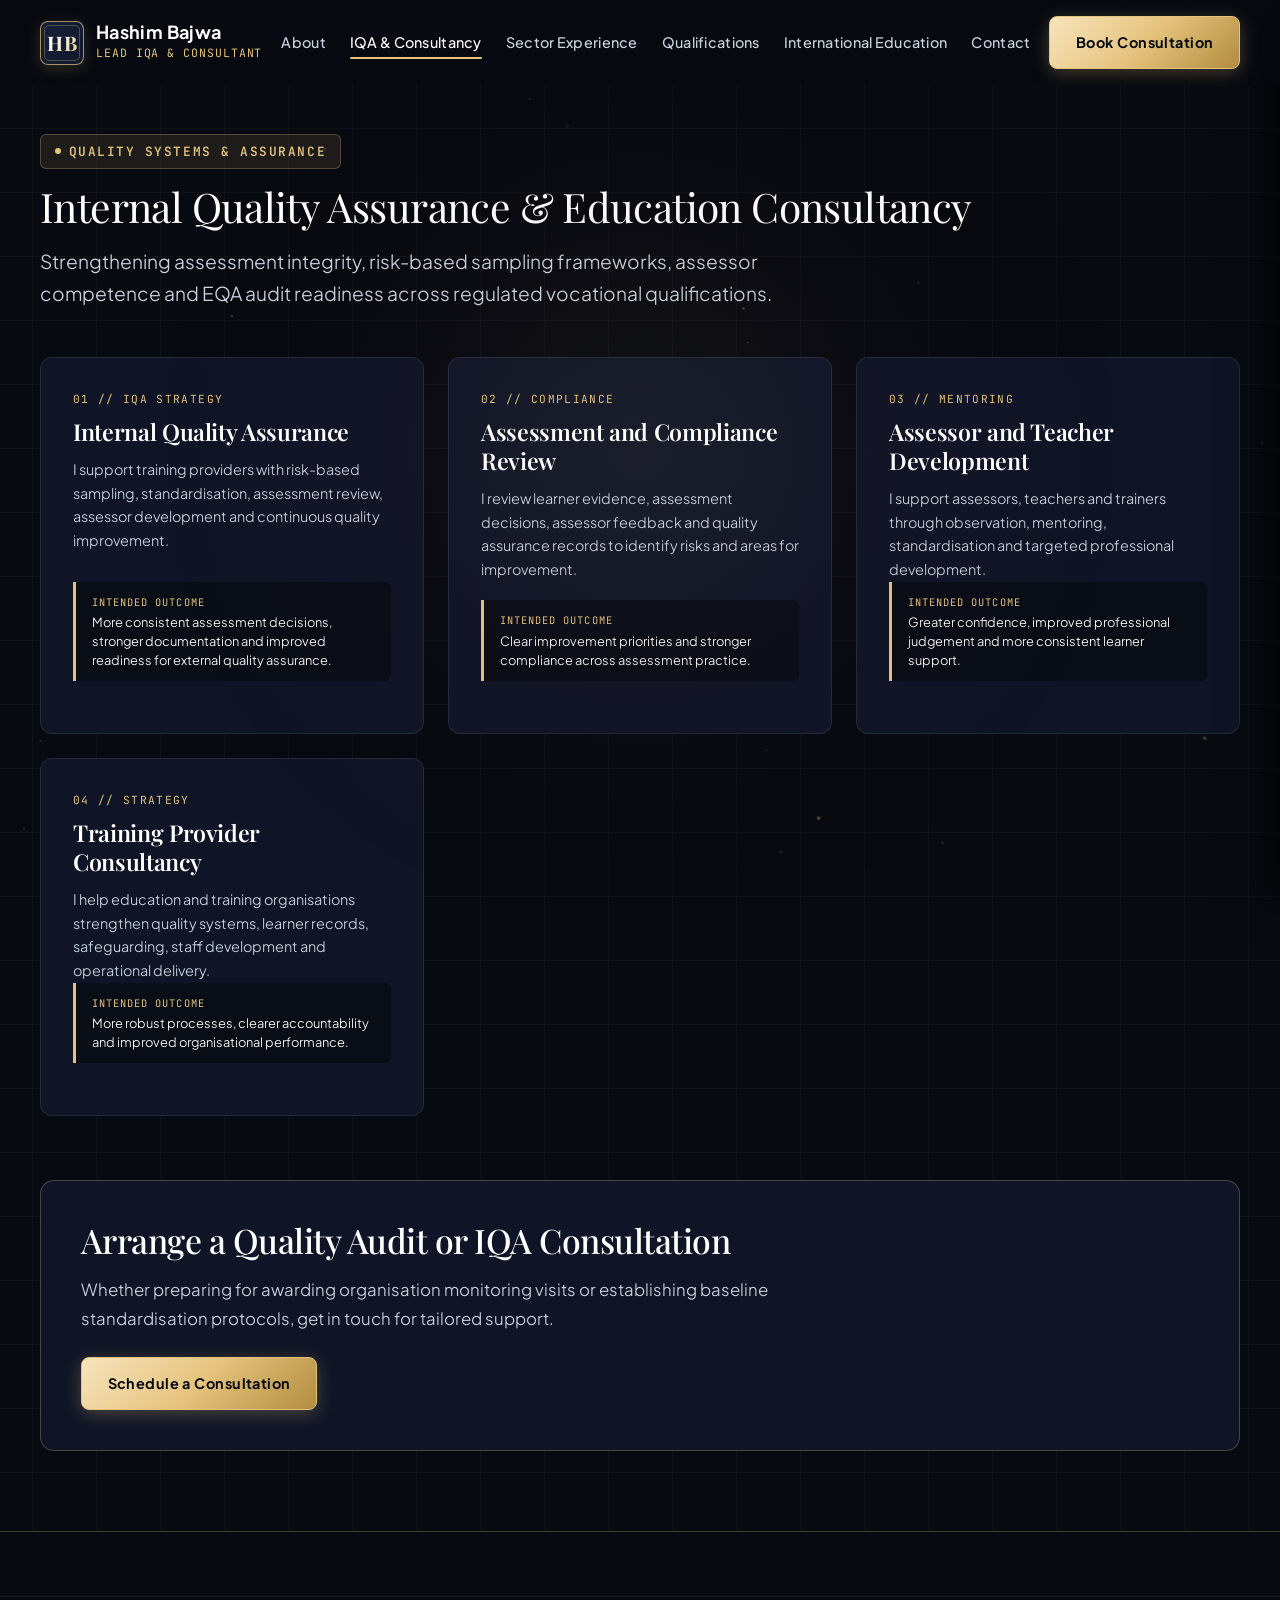
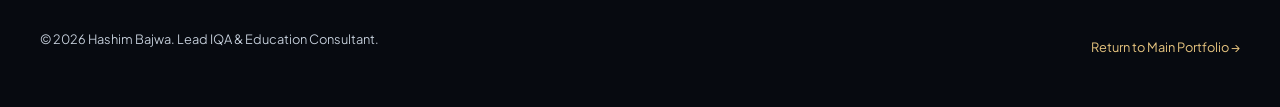
<file: iqa-consultancy.html>
<!DOCTYPE html>
<html lang="en" data-theme="dark">
<head>
  <meta charset="UTF-8">
  <meta name="viewport" content="width=device-width, initial-scale=1.0">
  <title>IQA and Consultancy — Hashim Bajwa</title>
  <meta name="description" content="Internal Quality Assurance, Assessment & Compliance Reviews, and Training Provider Consultancy by Hashim Bajwa.">
  <link rel="preconnect" href="https://fonts.googleapis.com">
  <link rel="preconnect" href="https://fonts.gstatic.com" crossorigin>
  <link href="https://fonts.googleapis.com/css2?family=JetBrains+Mono:wght@400;500;600&family=Playfair+Display:ital,wght@0,500;0,600;0,700;1,500;1,600&family=Plus+Jakarta+Sans:wght@300;400;500;600;700;800&display=swap" rel="stylesheet">
  <link rel="stylesheet" href="css/variables.css">
  <link rel="stylesheet" href="css/base.css">
  <link rel="stylesheet" href="css/components.css">
  <link rel="stylesheet" href="css/animations.css">
</head>
<body>
  <a href="#main-content" class="skip-link">Skip to main content</a>

  <header class="site-header scrolled" id="site-header">
    <div class="container header-inner">
      <a href="index.html" class="brand-identity">
        <div class="brand-emblem"><span class="brand-emblem-text">HB</span></div>
        <div class="brand-meta">
          <span class="brand-name">Hashim Bajwa</span>
          <span class="brand-subtitle">Lead IQA &amp; Consultant</span>
        </div>
      </a>
      <nav class="desktop-nav">
        <ul class="nav-links">
          <li><a href="about.html" class="nav-link">About</a></li>
          <li><a href="iqa-consultancy.html" class="nav-link active">IQA &amp; Consultancy</a></li>
          <li><a href="sector-experience.html" class="nav-link">Sector Experience</a></li>
          <li><a href="qualifications.html" class="nav-link">Qualifications</a></li>
          <li><a href="international-education.html" class="nav-link">International Education</a></li>
          <li><a href="contact.html" class="nav-link">Contact</a></li>
        </ul>
      </nav>
      <div class="header-actions">
        <a href="contact.html" class="btn btn-primary header-btn">Book Consultation</a>
        <button id="mobile-menu-btn" class="mobile-menu-toggle" aria-expanded="false" aria-controls="mobile-nav-drawer" aria-label="Open Navigation Menu">
          <span></span>
          <span></span>
          <span></span>
        </button>
      </div>
    </div>
  </header>

  <!-- Mobile Drawer Menu -->
  <div id="mobile-nav-drawer" class="mobile-drawer" aria-hidden="true">
    <nav class="mobile-nav" aria-label="Mobile Navigation">
      <ul class="mobile-nav-list">
        <li><a href="index.html" class="mobile-nav-link"><span>Home</span> <span style="color: var(--color-gold); font-size: 0.8rem;">01</span></a></li>
        <li><a href="about.html" class="mobile-nav-link"><span>About</span> <span style="color: var(--color-gold); font-size: 0.8rem;">02</span></a></li>
        <li><a href="iqa-consultancy.html" class="mobile-nav-link active"><span>IQA &amp; Consultancy</span> <span style="color: var(--color-gold); font-size: 0.8rem;">03</span></a></li>
        <li><a href="sector-experience.html" class="mobile-nav-link"><span>Sector Experience</span> <span style="color: var(--color-gold); font-size: 0.8rem;">04</span></a></li>
        <li><a href="qualifications.html" class="mobile-nav-link"><span>Qualifications</span> <span style="color: var(--color-gold); font-size: 0.8rem;">05</span></a></li>
        <li><a href="international-education.html" class="mobile-nav-link"><span>International Education</span> <span style="color: var(--color-gold); font-size: 0.8rem;">06</span></a></li>
        <li><a href="contact.html" class="mobile-nav-link"><span>Contact</span> <span style="color: var(--color-gold); font-size: 0.8rem;">07</span></a></li>
      </ul>
    </nav>
    <div class="mobile-drawer-footer">
      <a href="contact.html" class="btn btn-primary btn-block">Book Consultation</a>
      <div class="mobile-drawer-socials">
        <a href="https://www.linkedin.com/in/hashim-bajwa-4b985235b/" target="_blank" rel="noopener noreferrer" class="social-icon-btn" aria-label="LinkedIn">
          <svg viewBox="0 0 24 24"><path d="M19 3a2 2 0 0 1 2 2v14a2 2 0 0 1-2 2H5a2 2 0 0 1-2-2V5a2 2 0 0 1 2-2h14m-.5 15.5v-5.3a3.26 3.26 0 0 0-3.26-3.26c-.85 0-1.84.52-2.28 1.3v-1.11h-2.79v8.37h2.79v-4.93c0-.77.62-1.4 1.39-1.4a1.4 1.4 0 0 1 1.4 1.4v4.93h2.75M6.88 8.56a1.68 1.68 0 0 0 1.68-1.68c0-.93-.75-1.69-1.68-1.69a1.69 1.69 0 0 0-1.69 1.69c0 .93.76 1.68 1.69 1.68m1.39 9.94v-8.37H5.5v8.37h2.77z"/></svg>
        </a>
        <a href="https://www.instagram.com/hash.bajwa?igsh=bjU4bWs0em8yMGdm" target="_blank" rel="noopener noreferrer" class="social-icon-btn" aria-label="Instagram">
          <svg viewBox="0 0 24 24"><path d="M12 2.163c3.204 0 3.584.012 4.85.07 3.252.148 4.771 1.691 4.919 4.919.058 1.265.069 1.645.069 4.849 0 3.205-.012 3.584-.069 4.849-.149 3.225-1.664 4.771-4.919 4.919-1.266.058-1.644.07-4.85.07-3.204 0-3.584-.012-4.849-.07-3.26-.149-4.771-1.699-4.919-4.92-.058-1.265-.07-1.644-.07-4.849 0-3.204.013-3.583.07-4.849.149-3.227 1.664-4.771 4.919-4.919 1.266-.057 1.645-.069 4.849-.069zm0-2.163c-3.259 0-3.667.014-4.947.072-4.358.2-6.78 2.618-6.98 6.98-.059 1.281-.073 1.689-.073 4.948 0 3.259.014 3.668.072 4.948.2 4.358 2.618 6.78 6.98 6.98 1.281.058 1.689.072 4.948.072 3.259 0 3.668-.014 4.948-.072 4.354-.2 6.782-2.618 6.979-6.98.059-1.28.073-1.689.073-4.948 0-3.259-.014-3.667-.072-4.947-.196-4.354-2.617-6.78-6.979-6.98-1.281-.059-1.69-.073-4.949-.073zm0 5.838c-3.403 0-6.162 2.759-6.162 6.162s2.759 6.163 6.162 6.163 6.162-2.759 6.162-6.163c0-3.403-2.759-6.162-6.162-6.162zm0 10.162c-2.209 0-4-1.79-4-4 0-2.209 1.791-4 4-4s4 1.791 4 4c0 2.21-1.791 4-4 4zm6.406-11.845c-.796 0-1.441.645-1.441 1.44s.645 1.44 1.441 1.44c.795 0 1.439-.645 1.439-1.44s-.644-1.44-1.439-1.44z"/></svg>
        </a>
        <a href="https://www.youtube.com/@hashimbajwa547" target="_blank" rel="noopener noreferrer" class="social-icon-btn" aria-label="YouTube">
          <svg viewBox="0 0 24 24"><path d="M23.498 6.186a3.016 3.016 0 0 0-2.122-2.136C19.505 3.545 12 3.545 12 3.545s-7.505 0-9.377.505A3.017 3.017 0 0 0 .502 6.186C0 8.07 0 12 0 12s0 3.93.502 5.814a3.016 3.016 0 0 0 2.122 2.136c1.871.505 9.376.505 9.376.505s7.505 0 9.377-.505a3.015 3.015 0 0 0 2.122-2.136C24 15.93 24 12 24 12s0-3.93-.502-5.814zM9.545 15.568V8.432L15.818 12l-6.273 3.568z"/></svg>
        </a>
        <a href="https://www.facebook.com/share/1A8jeMKm52/?mibextid=wwXIfr" target="_blank" rel="noopener noreferrer" class="social-icon-btn" aria-label="Facebook">
          <svg viewBox="0 0 24 24"><path d="M24 12.073c0-6.627-5.373-12-12-12s-12 5.373-12 12c0 5.99 4.388 10.954 10.125 11.854v-8.385H7.078v-3.47h3.047V9.43c0-3.007 1.792-4.669 4.533-4.669 1.312 0 2.686.235 2.686.235v2.953H15.83c-1.491 0-1.956.925-1.956 1.874v2.25h3.328l-.532 3.47h-2.796v8.385C19.612 23.027 24 18.062 24 12.073z"/></svg>
        </a>
      </div>
    </div>
  </div>

  <main id="main-content" style="padding-top: calc(var(--header-height) + var(--space-12)); padding-bottom: var(--space-20);">
    <div class="container">
      <div class="badge-editorial">
        <span class="badge-dot"></span>
        <span>Quality Systems &amp; Assurance</span>
      </div>

      <h1 style="font-size: var(--text-4xl); margin-bottom: var(--space-4);">
        Internal Quality Assurance &amp; Education Consultancy
      </h1>
      <p style="font-size: var(--text-lg); max-width: 800px; color: var(--text-secondary); margin-bottom: var(--space-12);">
        Strengthening assessment integrity, risk-based sampling frameworks, assessor competence and EQA audit readiness across regulated vocational qualifications.
      </p>

      <div class="services-grid">
        <article class="service-card">
          <div class="service-header">
            <div class="service-index">01 // IQA STRATEGY</div>
            <h3 class="service-title">Internal Quality Assurance</h3>
            <p class="service-desc">
              I support training providers with risk-based sampling, standardisation, assessment review, assessor development and continuous quality improvement.
            </p>
          </div>
          <div class="service-outcome-box">
            <span class="outcome-label">Intended Outcome</span>
            <p class="outcome-text">More consistent assessment decisions, stronger documentation and improved readiness for external quality assurance.</p>
          </div>
        </article>

        <article class="service-card">
          <div class="service-header">
            <div class="service-index">02 // COMPLIANCE</div>
            <h3 class="service-title">Assessment and Compliance Review</h3>
            <p class="service-desc">
              I review learner evidence, assessment decisions, assessor feedback and quality assurance records to identify risks and areas for improvement.
            </p>
          </div>
          <div class="service-outcome-box">
            <span class="outcome-label">Intended Outcome</span>
            <p class="outcome-text">Clear improvement priorities and stronger compliance across assessment practice.</p>
          </div>
        </article>

        <article class="service-card">
          <div class="service-header">
            <div class="service-index">03 // MENTORING</div>
            <h3 class="service-title">Assessor and Teacher Development</h3>
            <p class="service-desc">
              I support assessors, teachers and trainers through observation, mentoring, standardisation and targeted professional development.
            </p>
          </div>
          <div class="service-outcome-box">
            <span class="outcome-label">Intended Outcome</span>
            <p class="outcome-text">Greater confidence, improved professional judgement and more consistent learner support.</p>
          </div>
        </article>

        <article class="service-card">
          <div class="service-header">
            <div class="service-index">04 // STRATEGY</div>
            <h3 class="service-title">Training Provider Consultancy</h3>
            <p class="service-desc">
              I help education and training organisations strengthen quality systems, learner records, safeguarding, staff development and operational delivery.
            </p>
          </div>
          <div class="service-outcome-box">
            <span class="outcome-label">Intended Outcome</span>
            <p class="outcome-text">More robust processes, clearer accountability and improved organisational performance.</p>
          </div>
        </article>
      </div>

      <div style="margin-top: var(--space-16); padding: var(--space-10); background: var(--bg-card); border: 1px solid var(--border-gold); border-radius: 14px;">
        <h2 style="font-size: var(--text-3xl); margin-bottom: var(--space-4);">Arrange a Quality Audit or IQA Consultation</h2>
        <p style="margin-bottom: var(--space-6); max-width: 700px; color: var(--text-secondary);">
          Whether preparing for awarding organisation monitoring visits or establishing baseline standardisation protocols, get in touch for tailored support.
        </p>
        <a href="contact.html" class="btn btn-primary">Schedule a Consultation</a>
      </div>
    </div>
  </main>

  <footer class="site-footer">
    <div class="container footer-bottom">
      <p>&copy; 2026 Hashim Bajwa. Lead IQA &amp; Education Consultant.</p>
      <a href="index.html" style="color: var(--color-gold);">Return to Main Portfolio →</a>
    </div>
  </footer>
  <script src="js/main.js"></script>
</body>
</html>
</file>
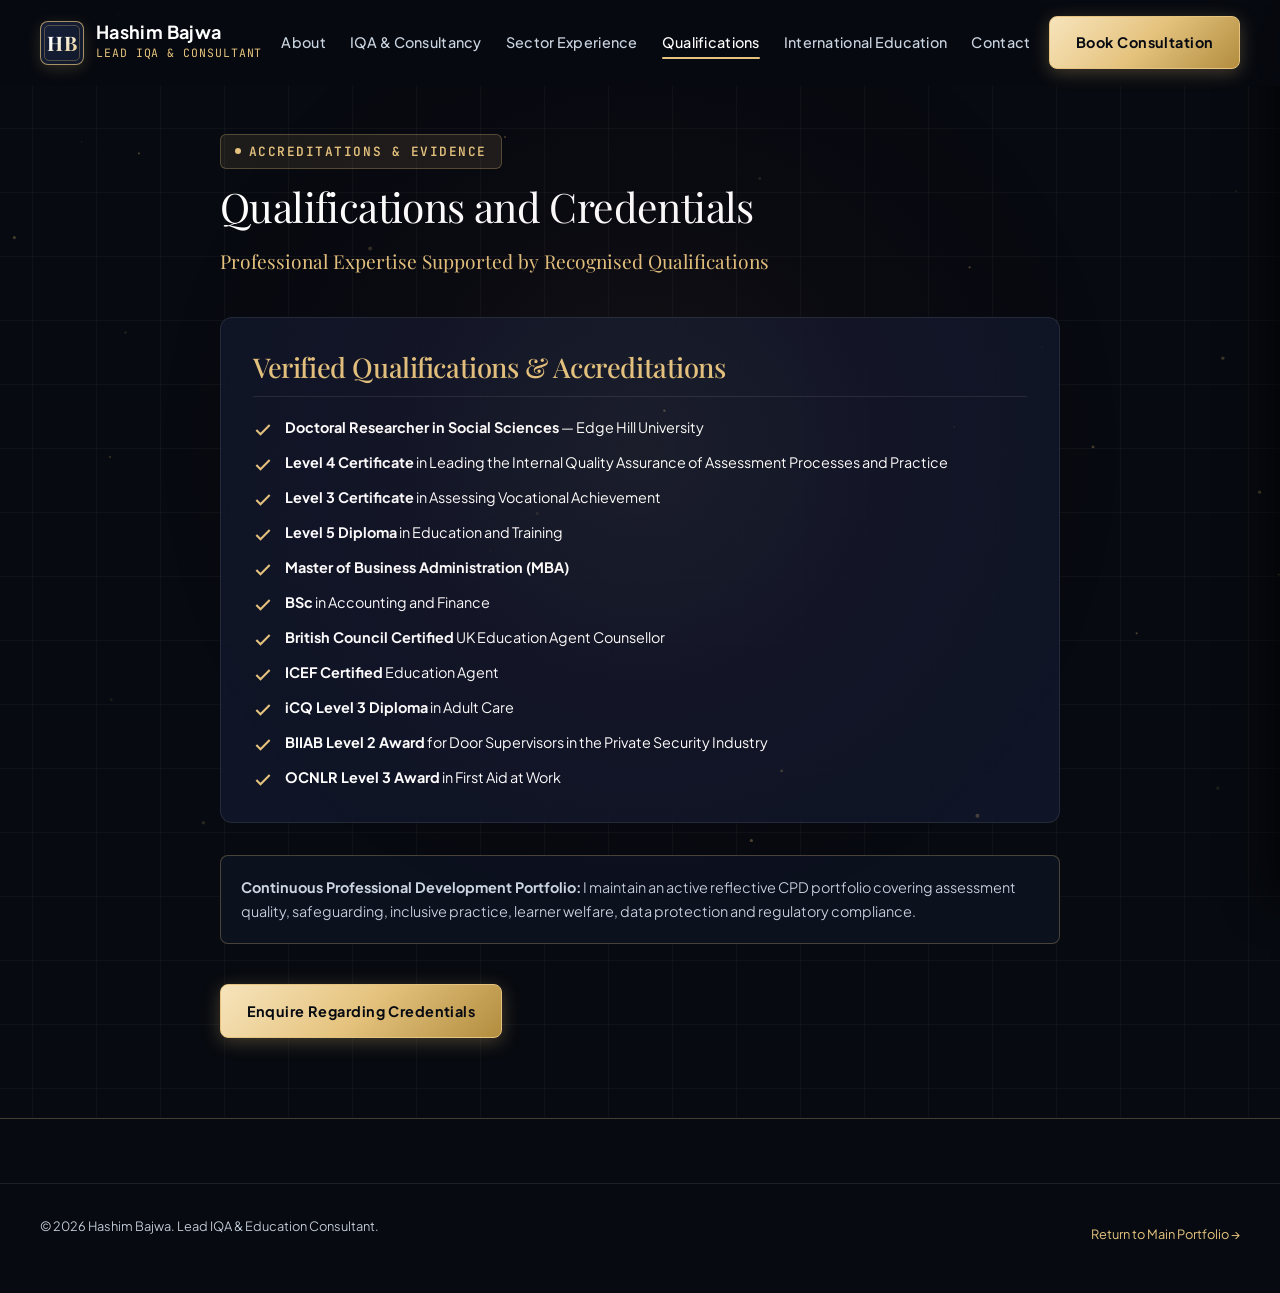
<file: qualifications.html>
<!DOCTYPE html>
<html lang="en" data-theme="dark">
<head>
  <meta charset="UTF-8">
  <meta name="viewport" content="width=device-width, initial-scale=1.0">
  <title>Qualifications &amp; Credentials — Hashim Bajwa</title>
  <meta name="description" content="Verified qualifications, Level 4 Lead IQA, Level 5 DET, Level 3 Assessor, MBA, BSc, and doctoral research by Hashim Bajwa.">
  <link rel="preconnect" href="https://fonts.googleapis.com">
  <link rel="preconnect" href="https://fonts.gstatic.com" crossorigin>
  <link href="https://fonts.googleapis.com/css2?family=JetBrains+Mono:wght@400;500;600&family=Playfair+Display:ital,wght@0,500;0,600;0,700;1,500;1,600&family=Plus+Jakarta+Sans:wght@300;400;500;600;700;800&display=swap" rel="stylesheet">
  <link rel="stylesheet" href="css/variables.css">
  <link rel="stylesheet" href="css/base.css">
  <link rel="stylesheet" href="css/components.css">
  <link rel="stylesheet" href="css/animations.css">
</head>
<body>
  <a href="#main-content" class="skip-link">Skip to main content</a>

  <header class="site-header scrolled" id="site-header">
    <div class="container header-inner">
      <a href="index.html" class="brand-identity">
        <div class="brand-emblem"><span class="brand-emblem-text">HB</span></div>
        <div class="brand-meta">
          <span class="brand-name">Hashim Bajwa</span>
          <span class="brand-subtitle">Lead IQA &amp; Consultant</span>
        </div>
      </a>
      <nav class="desktop-nav">
        <ul class="nav-links">
          <li><a href="about.html" class="nav-link">About</a></li>
          <li><a href="iqa-consultancy.html" class="nav-link">IQA &amp; Consultancy</a></li>
          <li><a href="sector-experience.html" class="nav-link">Sector Experience</a></li>
          <li><a href="qualifications.html" class="nav-link active">Qualifications</a></li>
          <li><a href="international-education.html" class="nav-link">International Education</a></li>
          <li><a href="contact.html" class="nav-link">Contact</a></li>
        </ul>
      </nav>
      <div class="header-actions">
        <a href="contact.html" class="btn btn-primary header-btn">Book Consultation</a>
        <button id="mobile-menu-btn" class="mobile-menu-toggle" aria-expanded="false" aria-controls="mobile-nav-drawer" aria-label="Open Navigation Menu">
          <span></span>
          <span></span>
          <span></span>
        </button>
      </div>
    </div>
  </header>

  <!-- Mobile Drawer Menu -->
  <div id="mobile-nav-drawer" class="mobile-drawer" aria-hidden="true">
    <nav class="mobile-nav" aria-label="Mobile Navigation">
      <ul class="mobile-nav-list">
        <li><a href="index.html" class="mobile-nav-link"><span>Home</span> <span style="color: var(--color-gold); font-size: 0.8rem;">01</span></a></li>
        <li><a href="about.html" class="mobile-nav-link"><span>About</span> <span style="color: var(--color-gold); font-size: 0.8rem;">02</span></a></li>
        <li><a href="iqa-consultancy.html" class="mobile-nav-link"><span>IQA &amp; Consultancy</span> <span style="color: var(--color-gold); font-size: 0.8rem;">03</span></a></li>
        <li><a href="sector-experience.html" class="mobile-nav-link"><span>Sector Experience</span> <span style="color: var(--color-gold); font-size: 0.8rem;">04</span></a></li>
        <li><a href="qualifications.html" class="mobile-nav-link active"><span>Qualifications</span> <span style="color: var(--color-gold); font-size: 0.8rem;">05</span></a></li>
        <li><a href="international-education.html" class="mobile-nav-link"><span>International Education</span> <span style="color: var(--color-gold); font-size: 0.8rem;">06</span></a></li>
        <li><a href="contact.html" class="mobile-nav-link"><span>Contact</span> <span style="color: var(--color-gold); font-size: 0.8rem;">07</span></a></li>
      </ul>
    </nav>
    <div class="mobile-drawer-footer">
      <a href="contact.html" class="btn btn-primary btn-block">Book Consultation</a>
      <div class="mobile-drawer-socials">
        <a href="https://www.linkedin.com/in/hashim-bajwa-4b985235b/" target="_blank" rel="noopener noreferrer" class="social-icon-btn" aria-label="LinkedIn">
          <svg viewBox="0 0 24 24"><path d="M19 3a2 2 0 0 1 2 2v14a2 2 0 0 1-2 2H5a2 2 0 0 1-2-2V5a2 2 0 0 1 2-2h14m-.5 15.5v-5.3a3.26 3.26 0 0 0-3.26-3.26c-.85 0-1.84.52-2.28 1.3v-1.11h-2.79v8.37h2.79v-4.93c0-.77.62-1.4 1.39-1.4a1.4 1.4 0 0 1 1.4 1.4v4.93h2.75M6.88 8.56a1.68 1.68 0 0 0 1.68-1.68c0-.93-.75-1.69-1.68-1.69a1.69 1.69 0 0 0-1.69 1.69c0 .93.76 1.68 1.69 1.68m1.39 9.94v-8.37H5.5v8.37h2.77z"/></svg>
        </a>
        <a href="https://www.instagram.com/hash.bajwa?igsh=bjU4bWs0em8yMGdm" target="_blank" rel="noopener noreferrer" class="social-icon-btn" aria-label="Instagram">
          <svg viewBox="0 0 24 24"><path d="M12 2.163c3.204 0 3.584.012 4.85.07 3.252.148 4.771 1.691 4.919 4.919.058 1.265.069 1.645.069 4.849 0 3.205-.012 3.584-.069 4.849-.149 3.225-1.664 4.771-4.919 4.919-1.266.058-1.644.07-4.85.07-3.204 0-3.584-.012-4.849-.07-3.26-.149-4.771-1.699-4.919-4.92-.058-1.265-.07-1.644-.07-4.849 0-3.204.013-3.583.07-4.849.149-3.227 1.664-4.771 4.919-4.919 1.266-.057 1.645-.069 4.849-.069zm0-2.163c-3.259 0-3.667.014-4.947.072-4.358.2-6.78 2.618-6.98 6.98-.059 1.281-.073 1.689-.073 4.948 0 3.259.014 3.668.072 4.948.2 4.358 2.618 6.78 6.98 6.98 1.281.058 1.689.072 4.948.072 3.259 0 3.668-.014 4.948-.072 4.354-.2 6.782-2.618 6.979-6.98.059-1.28.073-1.689.073-4.948 0-3.259-.014-3.667-.072-4.947-.196-4.354-2.617-6.78-6.979-6.98-1.281-.059-1.69-.073-4.949-.073zm0 5.838c-3.403 0-6.162 2.759-6.162 6.162s2.759 6.163 6.162 6.163 6.162-2.759 6.162-6.163c0-3.403-2.759-6.162-6.162-6.162zm0 10.162c-2.209 0-4-1.79-4-4 0-2.209 1.791-4 4-4s4 1.791 4 4c0 2.21-1.791 4-4 4zm6.406-11.845c-.796 0-1.441.645-1.441 1.44s.645 1.44 1.441 1.44c.795 0 1.439-.645 1.439-1.44s-.644-1.44-1.439-1.44z"/></svg>
        </a>
        <a href="https://www.youtube.com/@hashimbajwa547" target="_blank" rel="noopener noreferrer" class="social-icon-btn" aria-label="YouTube">
          <svg viewBox="0 0 24 24"><path d="M23.498 6.186a3.016 3.016 0 0 0-2.122-2.136C19.505 3.545 12 3.545 12 3.545s-7.505 0-9.377.505A3.017 3.017 0 0 0 .502 6.186C0 8.07 0 12 0 12s0 3.93.502 5.814a3.016 3.016 0 0 0 2.122 2.136c1.871.505 9.376.505 9.376.505s7.505 0 9.377-.505a3.015 3.015 0 0 0 2.122-2.136C24 15.93 24 12 24 12s0-3.93-.502-5.814zM9.545 15.568V8.432L15.818 12l-6.273 3.568z"/></svg>
        </a>
        <a href="https://www.facebook.com/share/1A8jeMKm52/?mibextid=wwXIfr" target="_blank" rel="noopener noreferrer" class="social-icon-btn" aria-label="Facebook">
          <svg viewBox="0 0 24 24"><path d="M24 12.073c0-6.627-5.373-12-12-12s-12 5.373-12 12c0 5.99 4.388 10.954 10.125 11.854v-8.385H7.078v-3.47h3.047V9.43c0-3.007 1.792-4.669 4.533-4.669 1.312 0 2.686.235 2.686.235v2.953H15.83c-1.491 0-1.956.925-1.956 1.874v2.25h3.328l-.532 3.47h-2.796v8.385C19.612 23.027 24 18.062 24 12.073z"/></svg>
        </a>
      </div>
    </div>
  </div>

  <main id="main-content" style="padding-top: calc(var(--header-height) + var(--space-12)); padding-bottom: var(--space-20);">
    <div class="container container-narrow">
      <div class="badge-editorial">
        <span class="badge-dot"></span>
        <span>Accreditations &amp; Evidence</span>
      </div>

      <h1 style="font-size: var(--text-4xl); margin-bottom: var(--space-4);">
        Qualifications and Credentials
      </h1>
      <p style="font-size: var(--text-lg); color: var(--color-gold); font-family: var(--font-serif); margin-bottom: var(--space-10);">
        Professional Expertise Supported by Recognised Qualifications
      </p>

      <div class="qual-category-card" style="margin-bottom: var(--space-8);">
        <h3 class="qual-category-title">Verified Qualifications &amp; Accreditations</h3>
        <ul class="qual-list">
          <li class="qual-item">
            <svg width="20" height="20" viewBox="0 0 24 24" fill="none" stroke="var(--color-gold)" stroke-width="2.5"><polyline points="20 6 9 17 4 12"/></svg>
            <span><strong>Doctoral Researcher in Social Sciences</strong> — Edge Hill University</span>
          </li>
          <li class="qual-item">
            <svg width="20" height="20" viewBox="0 0 24 24" fill="none" stroke="var(--color-gold)" stroke-width="2.5"><polyline points="20 6 9 17 4 12"/></svg>
            <span><strong>Level 4 Certificate</strong> in Leading the Internal Quality Assurance of Assessment Processes and Practice</span>
          </li>
          <li class="qual-item">
            <svg width="20" height="20" viewBox="0 0 24 24" fill="none" stroke="var(--color-gold)" stroke-width="2.5"><polyline points="20 6 9 17 4 12"/></svg>
            <span><strong>Level 3 Certificate</strong> in Assessing Vocational Achievement</span>
          </li>
          <li class="qual-item">
            <svg width="20" height="20" viewBox="0 0 24 24" fill="none" stroke="var(--color-gold)" stroke-width="2.5"><polyline points="20 6 9 17 4 12"/></svg>
            <span><strong>Level 5 Diploma</strong> in Education and Training</span>
          </li>
          <li class="qual-item">
            <svg width="20" height="20" viewBox="0 0 24 24" fill="none" stroke="var(--color-gold)" stroke-width="2.5"><polyline points="20 6 9 17 4 12"/></svg>
            <span><strong>Master of Business Administration (MBA)</strong></span>
          </li>
          <li class="qual-item">
            <svg width="20" height="20" viewBox="0 0 24 24" fill="none" stroke="var(--color-gold)" stroke-width="2.5"><polyline points="20 6 9 17 4 12"/></svg>
            <span><strong>BSc</strong> in Accounting and Finance</span>
          </li>
          <li class="qual-item">
            <svg width="20" height="20" viewBox="0 0 24 24" fill="none" stroke="var(--color-gold)" stroke-width="2.5"><polyline points="20 6 9 17 4 12"/></svg>
            <span><strong>British Council Certified</strong> UK Education Agent Counsellor</span>
          </li>
          <li class="qual-item">
            <svg width="20" height="20" viewBox="0 0 24 24" fill="none" stroke="var(--color-gold)" stroke-width="2.5"><polyline points="20 6 9 17 4 12"/></svg>
            <span><strong>ICEF Certified</strong> Education Agent</span>
          </li>
          <li class="qual-item">
            <svg width="20" height="20" viewBox="0 0 24 24" fill="none" stroke="var(--color-gold)" stroke-width="2.5"><polyline points="20 6 9 17 4 12"/></svg>
            <span><strong>iCQ Level 3 Diploma</strong> in Adult Care</span>
          </li>
          <li class="qual-item">
            <svg width="20" height="20" viewBox="0 0 24 24" fill="none" stroke="var(--color-gold)" stroke-width="2.5"><polyline points="20 6 9 17 4 12"/></svg>
            <span><strong>BIIAB Level 2 Award</strong> for Door Supervisors in the Private Security Industry</span>
          </li>
          <li class="qual-item">
            <svg width="20" height="20" viewBox="0 0 24 24" fill="none" stroke="var(--color-gold)" stroke-width="2.5"><polyline points="20 6 9 17 4 12"/></svg>
            <span><strong>OCNLR Level 3 Award</strong> in First Aid at Work</span>
          </li>
        </ul>
      </div>

      <div class="cpd-statement-box">
        <p>
          <strong>Continuous Professional Development Portfolio:</strong> I maintain an active reflective CPD portfolio covering assessment quality, safeguarding, inclusive practice, learner welfare, data protection and regulatory compliance.
        </p>
      </div>

      <div style="margin-top: var(--space-10);">
        <a href="contact.html" class="btn btn-primary">Enquire Regarding Credentials</a>
      </div>
    </div>
  </main>

  <footer class="site-footer">
    <div class="container footer-bottom">
      <p>&copy; 2026 Hashim Bajwa. Lead IQA &amp; Education Consultant.</p>
      <a href="index.html" style="color: var(--color-gold);">Return to Main Portfolio →</a>
    </div>
  </footer>
  <script src="js/main.js"></script>
</body>
</html>
</file>
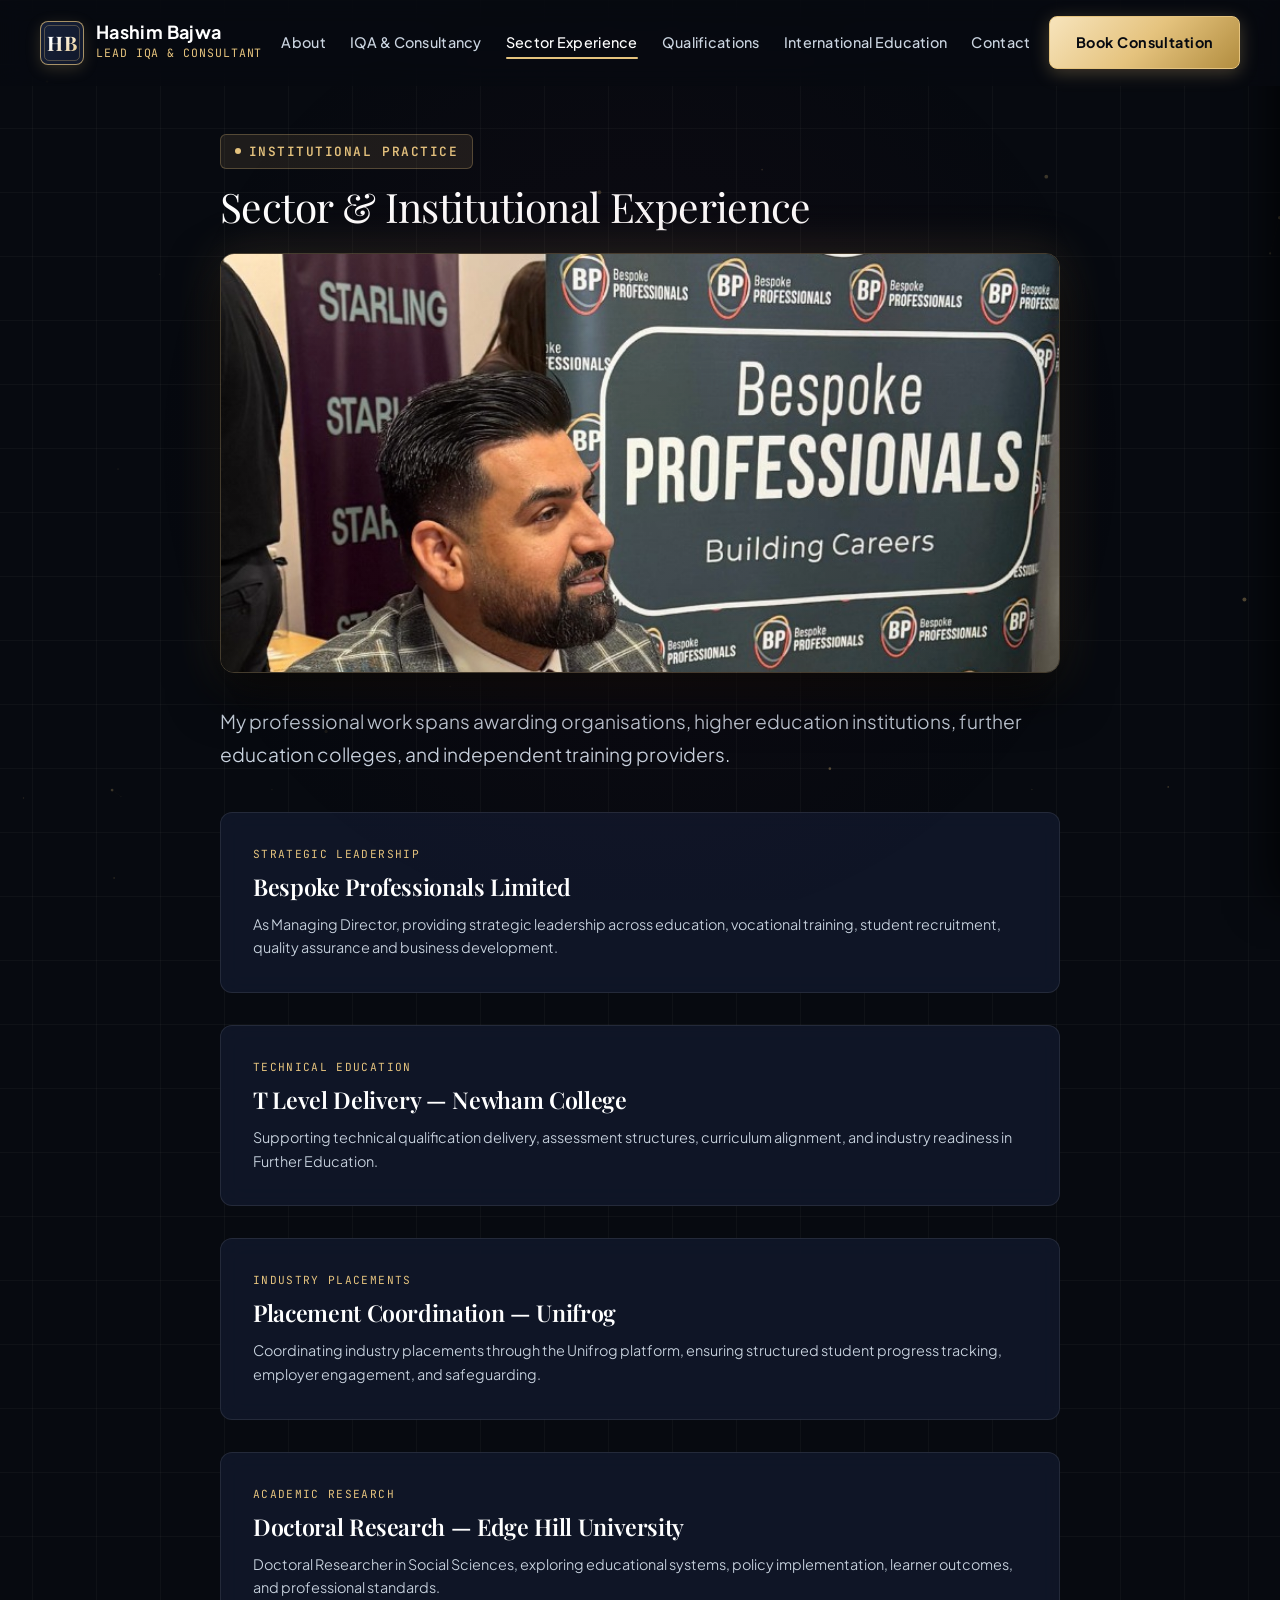
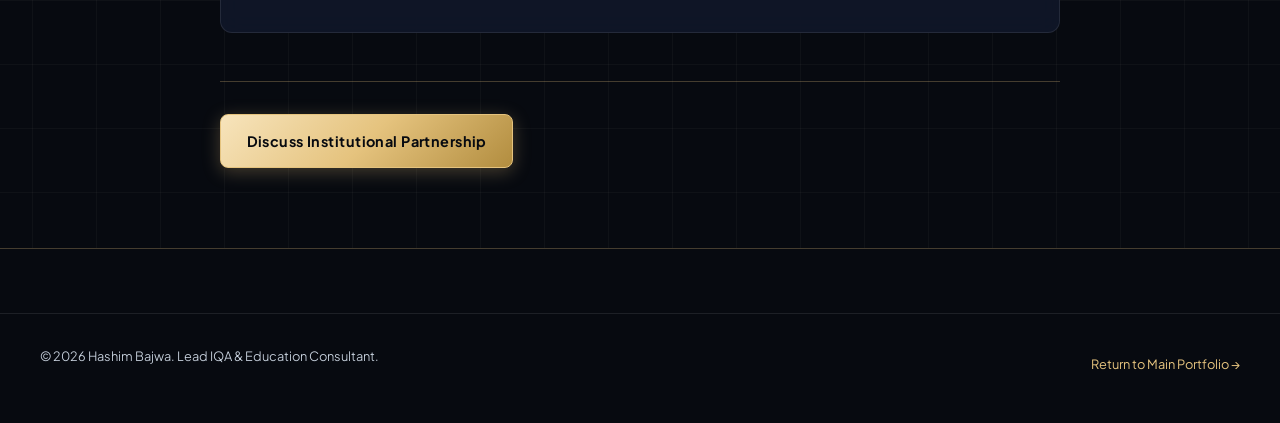
<file: sector-experience.html>
<!DOCTYPE html>
<html lang="en" data-theme="dark">
<head>
  <meta charset="UTF-8">
  <meta name="viewport" content="width=device-width, initial-scale=1.0">
  <title>Sector Experience — Hashim Bajwa</title>
  <meta name="description" content="Sector experience across FE colleges, T Level delivery at Newham College, Unifrog placement coordination, and Bespoke Professionals Limited.">
  <link rel="preconnect" href="https://fonts.googleapis.com">
  <link rel="preconnect" href="https://fonts.gstatic.com" crossorigin>
  <link href="https://fonts.googleapis.com/css2?family=JetBrains+Mono:wght@400;500;600&family=Playfair+Display:ital,wght@0,500;0,600;0,700;1,500;1,600&family=Plus+Jakarta+Sans:wght@300;400;500;600;700;800&display=swap" rel="stylesheet">
  <link rel="stylesheet" href="css/variables.css">
  <link rel="stylesheet" href="css/base.css">
  <link rel="stylesheet" href="css/components.css">
  <link rel="stylesheet" href="css/animations.css">
</head>
<body>
  <a href="#main-content" class="skip-link">Skip to main content</a>

  <header class="site-header scrolled" id="site-header">
    <div class="container header-inner">
      <a href="index.html" class="brand-identity">
        <div class="brand-emblem"><span class="brand-emblem-text">HB</span></div>
        <div class="brand-meta">
          <span class="brand-name">Hashim Bajwa</span>
          <span class="brand-subtitle">Lead IQA &amp; Consultant</span>
        </div>
      </a>
      <nav class="desktop-nav">
        <ul class="nav-links">
          <li><a href="about.html" class="nav-link">About</a></li>
          <li><a href="iqa-consultancy.html" class="nav-link">IQA &amp; Consultancy</a></li>
          <li><a href="sector-experience.html" class="nav-link active">Sector Experience</a></li>
          <li><a href="qualifications.html" class="nav-link">Qualifications</a></li>
          <li><a href="international-education.html" class="nav-link">International Education</a></li>
          <li><a href="contact.html" class="nav-link">Contact</a></li>
        </ul>
      </nav>
      <div class="header-actions">
        <a href="contact.html" class="btn btn-primary header-btn">Book Consultation</a>
        <button id="mobile-menu-btn" class="mobile-menu-toggle" aria-expanded="false" aria-controls="mobile-nav-drawer" aria-label="Open Navigation Menu">
          <span></span>
          <span></span>
          <span></span>
        </button>
      </div>
    </div>
  </header>

  <!-- Mobile Drawer Menu -->
  <div id="mobile-nav-drawer" class="mobile-drawer" aria-hidden="true">
    <nav class="mobile-nav" aria-label="Mobile Navigation">
      <ul class="mobile-nav-list">
        <li><a href="index.html" class="mobile-nav-link"><span>Home</span> <span style="color: var(--color-gold); font-size: 0.8rem;">01</span></a></li>
        <li><a href="about.html" class="mobile-nav-link"><span>About</span> <span style="color: var(--color-gold); font-size: 0.8rem;">02</span></a></li>
        <li><a href="iqa-consultancy.html" class="mobile-nav-link"><span>IQA &amp; Consultancy</span> <span style="color: var(--color-gold); font-size: 0.8rem;">03</span></a></li>
        <li><a href="sector-experience.html" class="mobile-nav-link active"><span>Sector Experience</span> <span style="color: var(--color-gold); font-size: 0.8rem;">04</span></a></li>
        <li><a href="qualifications.html" class="mobile-nav-link"><span>Qualifications</span> <span style="color: var(--color-gold); font-size: 0.8rem;">05</span></a></li>
        <li><a href="international-education.html" class="mobile-nav-link"><span>International Education</span> <span style="color: var(--color-gold); font-size: 0.8rem;">06</span></a></li>
        <li><a href="contact.html" class="mobile-nav-link"><span>Contact</span> <span style="color: var(--color-gold); font-size: 0.8rem;">07</span></a></li>
      </ul>
    </nav>
    <div class="mobile-drawer-footer">
      <a href="contact.html" class="btn btn-primary btn-block">Book Consultation</a>
      <div class="mobile-drawer-socials">
        <a href="https://www.linkedin.com/in/hashim-bajwa-4b985235b/" target="_blank" rel="noopener noreferrer" class="social-icon-btn" aria-label="LinkedIn">
          <svg viewBox="0 0 24 24"><path d="M19 3a2 2 0 0 1 2 2v14a2 2 0 0 1-2 2H5a2 2 0 0 1-2-2V5a2 2 0 0 1 2-2h14m-.5 15.5v-5.3a3.26 3.26 0 0 0-3.26-3.26c-.85 0-1.84.52-2.28 1.3v-1.11h-2.79v8.37h2.79v-4.93c0-.77.62-1.4 1.39-1.4a1.4 1.4 0 0 1 1.4 1.4v4.93h2.75M6.88 8.56a1.68 1.68 0 0 0 1.68-1.68c0-.93-.75-1.69-1.68-1.69a1.69 1.69 0 0 0-1.69 1.69c0 .93.76 1.68 1.69 1.68m1.39 9.94v-8.37H5.5v8.37h2.77z"/></svg>
        </a>
        <a href="https://www.instagram.com/hash.bajwa?igsh=bjU4bWs0em8yMGdm" target="_blank" rel="noopener noreferrer" class="social-icon-btn" aria-label="Instagram">
          <svg viewBox="0 0 24 24"><path d="M12 2.163c3.204 0 3.584.012 4.85.07 3.252.148 4.771 1.691 4.919 4.919.058 1.265.069 1.645.069 4.849 0 3.205-.012 3.584-.069 4.849-.149 3.225-1.664 4.771-4.919 4.919-1.266.058-1.644.07-4.85.07-3.204 0-3.584-.012-4.849-.07-3.26-.149-4.771-1.699-4.919-4.92-.058-1.265-.07-1.644-.07-4.849 0-3.204.013-3.583.07-4.849.149-3.227 1.664-4.771 4.919-4.919 1.266-.057 1.645-.069 4.849-.069zm0-2.163c-3.259 0-3.667.014-4.947.072-4.358.2-6.78 2.618-6.98 6.98-.059 1.281-.073 1.689-.073 4.948 0 3.259.014 3.668.072 4.948.2 4.358 2.618 6.78 6.98 6.98 1.281.058 1.689.072 4.948.072 3.259 0 3.668-.014 4.948-.072 4.354-.2 6.782-2.618 6.979-6.98.059-1.28.073-1.689.073-4.948 0-3.259-.014-3.667-.072-4.947-.196-4.354-2.617-6.78-6.979-6.98-1.281-.059-1.69-.073-4.949-.073zm0 5.838c-3.403 0-6.162 2.759-6.162 6.162s2.759 6.163 6.162 6.163 6.162-2.759 6.162-6.163c0-3.403-2.759-6.162-6.162-6.162zm0 10.162c-2.209 0-4-1.79-4-4 0-2.209 1.791-4 4-4s4 1.791 4 4c0 2.21-1.791 4-4 4zm6.406-11.845c-.796 0-1.441.645-1.441 1.44s.645 1.44 1.441 1.44c.795 0 1.439-.645 1.439-1.44s-.644-1.44-1.439-1.44z"/></svg>
        </a>
        <a href="https://www.youtube.com/@hashimbajwa547" target="_blank" rel="noopener noreferrer" class="social-icon-btn" aria-label="YouTube">
          <svg viewBox="0 0 24 24"><path d="M23.498 6.186a3.016 3.016 0 0 0-2.122-2.136C19.505 3.545 12 3.545 12 3.545s-7.505 0-9.377.505A3.017 3.017 0 0 0 .502 6.186C0 8.07 0 12 0 12s0 3.93.502 5.814a3.016 3.016 0 0 0 2.122 2.136c1.871.505 9.376.505 9.376.505s7.505 0 9.377-.505a3.015 3.015 0 0 0 2.122-2.136C24 15.93 24 12 24 12s0-3.93-.502-5.814zM9.545 15.568V8.432L15.818 12l-6.273 3.568z"/></svg>
        </a>
        <a href="https://www.facebook.com/share/1A8jeMKm52/?mibextid=wwXIfr" target="_blank" rel="noopener noreferrer" class="social-icon-btn" aria-label="Facebook">
          <svg viewBox="0 0 24 24"><path d="M24 12.073c0-6.627-5.373-12-12-12s-12 5.373-12 12c0 5.99 4.388 10.954 10.125 11.854v-8.385H7.078v-3.47h3.047V9.43c0-3.007 1.792-4.669 4.533-4.669 1.312 0 2.686.235 2.686.235v2.953H15.83c-1.491 0-1.956.925-1.956 1.874v2.25h3.328l-.532 3.47h-2.796v8.385C19.612 23.027 24 18.062 24 12.073z"/></svg>
        </a>
      </div>
    </div>
  </div>

  <main id="main-content" style="padding-top: calc(var(--header-height) + var(--space-12)); padding-bottom: var(--space-20);">
    <div class="container container-narrow">
      <div class="badge-editorial">
        <span class="badge-dot"></span>
        <span>Institutional Practice</span>
      </div>

      <h1 style="font-size: var(--text-4xl); margin-bottom: var(--space-6);">
        Sector &amp; Institutional Experience
      </h1>

      <div class="about-photo-card" style="margin-bottom: var(--space-8); max-height: 420px; overflow: hidden;">
        <img src="assets/hashim-conference.jpg" alt="Hashim Bajwa at Bespoke Professionals Conference" class="about-photo-img" style="object-position: center 20%;">
      </div>

      <p style="font-size: var(--text-lg); line-height: 1.75; margin-bottom: var(--space-10);">
        My professional work spans awarding organisations, higher education institutions, further education colleges, and independent training providers.
      </p>

      <div style="display: flex; flex-direction: column; gap: var(--space-8);">
        
        <div class="service-card">
          <div class="service-index">STRATEGIC LEADERSHIP</div>
          <h3 class="service-title">Bespoke Professionals Limited</h3>
          <p class="service-desc">
            As Managing Director, providing strategic leadership across education, vocational training, student recruitment, quality assurance and business development.
          </p>
        </div>

        <div class="service-card">
          <div class="service-index">TECHNICAL EDUCATION</div>
          <h3 class="service-title">T Level Delivery — Newham College</h3>
          <p class="service-desc">
            Supporting technical qualification delivery, assessment structures, curriculum alignment, and industry readiness in Further Education.
          </p>
        </div>

        <div class="service-card">
          <div class="service-index">INDUSTRY PLACEMENTS</div>
          <h3 class="service-title">Placement Coordination — Unifrog</h3>
          <p class="service-desc">
            Coordinating industry placements through the Unifrog platform, ensuring structured student progress tracking, employer engagement, and safeguarding.
          </p>
        </div>

        <div class="service-card">
          <div class="service-index">ACADEMIC RESEARCH</div>
          <h3 class="service-title">Doctoral Research — Edge Hill University</h3>
          <p class="service-desc">
            Doctoral Researcher in Social Sciences, exploring educational systems, policy implementation, learner outcomes, and professional standards.
          </p>
        </div>

      </div>

      <div style="margin-top: var(--space-12); padding-top: var(--space-8); border-top: 1px solid var(--border-gold);">
        <a href="contact.html" class="btn btn-primary">Discuss Institutional Partnership</a>
      </div>
    </div>
  </main>

  <footer class="site-footer">
    <div class="container footer-bottom">
      <p>&copy; 2026 Hashim Bajwa. Lead IQA &amp; Education Consultant.</p>
      <a href="index.html" style="color: var(--color-gold);">Return to Main Portfolio →</a>
    </div>
  </footer>
  <script src="js/main.js"></script>
</body>
</html>
</file>
<file: css/variables.css>
/* ==========================================================================
   DESIGN TOKENS & EXECUTIVE LUXURY PALETTE — HASHIM BAJWA
   Pure Dark Executive Theme: Midnight Obsidian, Imperial Navy & Brushed Champagne Gold
   ========================================================================== */

:root {
  /* Core Background & Surface System */
  --bg-primary: #070A10;
  --bg-secondary: #0C111E;
  --bg-surface: #11182B;
  --bg-surface-elevated: #162038;
  --bg-card: rgba(17, 24, 43, 0.85);
  --bg-glass: rgba(12, 17, 30, 0.92);

  /* Modern Brushed Champagne Gold & Warm Amber Accents */
  --color-gold: #E5C37E;
  --color-gold-light: #F7E4BC;
  --color-gold-dark: #B28D3F;
  --color-gold-subtle: rgba(229, 195, 126, 0.12);
  --color-gold-glow: rgba(229, 195, 126, 0.38);

  /* Tailored Burgundy / Royal Wine Subtle Accent (harmonizing with portrait suit) */
  --color-burgundy: #831D3D;
  --color-burgundy-glow: rgba(131, 29, 61, 0.35);

  /* Text & Contrast Hierarchy (Pure High Legibility) */
  --text-primary: #FFFFFF;
  --text-secondary: #CBD5E1;
  --text-muted: #8492A6;
  --text-gold: #F1D49B;

  /* Borders & Lines */
  --border-subtle: rgba(255, 255, 255, 0.09);
  --border-gold: rgba(229, 195, 126, 0.28);
  --border-gold-strong: rgba(229, 195, 126, 0.7);
  --grid-line: rgba(255, 255, 255, 0.03);

  /* Typography Stacks */
  --font-serif: 'Playfair Display', 'Cormorant Garamond', Georgia, serif;
  --font-sans: 'Plus Jakarta Sans', -apple-system, BlinkMacSystemFont, 'Segoe UI', Roboto, sans-serif;
  --font-mono: 'JetBrains Mono', Consolas, monospace;

  /* Fluid Typography Scale (Perfect on Mobile 320px to Desktop 4K) */
  --text-xs: clamp(0.72rem, 0.68rem + 0.2vw, 0.8rem);
  --text-sm: clamp(0.82rem, 0.78rem + 0.2vw, 0.9rem);
  --text-base: clamp(0.95rem, 0.9rem + 0.25vw, 1.05rem);
  --text-lg: clamp(1.05rem, 0.98rem + 0.35vw, 1.2rem);
  --text-xl: clamp(1.15rem, 1.05rem + 0.5vw, 1.45rem);
  --text-2xl: clamp(1.3rem, 1.18rem + 0.65vw, 1.75rem);
  --text-3xl: clamp(1.5rem, 1.35rem + 0.95vw, 2.2rem);
  --text-4xl: clamp(1.75rem, 1.5rem + 1.3vw, 2.75rem);
  --text-5xl: clamp(2.1rem, 1.75rem + 1.8vw, 3.5rem);
  --text-hero: clamp(2.25rem, 1.85rem + 2.2vw, 4.5rem);

  /* Spacing Scale */
  --space-1: 0.25rem;
  --space-2: 0.5rem;
  --space-3: 0.75rem;
  --space-4: 1rem;
  --space-5: 1.25rem;
  --space-6: 1.5rem;
  --space-8: 2rem;
  --space-10: 2.5rem;
  --space-12: 3rem;
  --space-16: 4rem;
  --space-20: 5rem;
  --space-24: 6rem;

  /* Layout Widths */
  --container-max: 1280px;
  --container-narrow: 920px;
  --header-height: 86px;

  /* Shadows & Backlight Glows */
  --shadow-sm: 0 4px 14px rgba(0, 0, 0, 0.45);
  --shadow-md: 0 10px 30px rgba(0, 0, 0, 0.65);
  --shadow-lg: 0 20px 50px rgba(0, 0, 0, 0.8);
  --glow-portrait: 0 0 80px rgba(229, 195, 126, 0.32), 0 0 140px rgba(131, 29, 61, 0.25);
  --glow-button: 0 0 28px rgba(229, 195, 126, 0.45);

  /* Transitions */
  --ease-spring: cubic-bezier(0.16, 1, 0.3, 1);
  --transition-fast: 200ms ease;
  --transition-base: 350ms var(--ease-spring);
  --transition-slow: 600ms var(--ease-spring);
}
</file>
<file: css/base.css>
/* ==========================================================================
   BASE & RESET — HASHIM BAJWA EDITORIAL DESIGN
   ========================================================================== */

*, *::before, *::after {
  box-sizing: border-box;
  margin: 0;
  padding: 0;
}

html {
  font-size: 16px;
  scroll-behavior: smooth;
  text-size-adjust: 100%;
  -webkit-font-smoothing: antialiased;
  -moz-osx-font-smoothing: grayscale;
}

body {
  font-family: var(--font-sans);
  font-size: var(--text-base);
  line-height: 1.68;
  color: var(--text-primary);
  background-color: var(--bg-primary);
  background-image: 
    linear-gradient(to right, var(--grid-line) 1px, transparent 1px),
    linear-gradient(to bottom, var(--grid-line) 1px, transparent 1px);
  background-size: 64px 64px;
  background-position: center top;
  min-height: 100vh;
  position: relative;
  overflow-x: hidden;
  transition: background-color var(--transition-slow), color var(--transition-slow);
}

/* Custom Text Selection */
::selection {
  background-color: var(--color-gold);
  color: #0A0D14;
}

/* Typography Hierarchy */
h1, h2, h3, h4, h5, h6 {
  font-family: var(--font-serif);
  font-weight: 500;
  line-height: 1.15;
  color: var(--text-primary);
  letter-spacing: -0.015em;
}

h1 {
  font-size: var(--text-5xl);
  font-weight: 400;
  line-height: 1.08;
}

h2 {
  font-size: var(--text-3xl);
  line-height: 1.15;
}

h3 {
  font-size: var(--text-2xl);
  line-height: 1.25;
}

h4 {
  font-size: var(--text-xl);
  font-family: var(--font-sans);
  font-weight: 600;
  letter-spacing: -0.01em;
}

p {
  color: var(--text-secondary);
  font-weight: 350;
  margin-bottom: var(--space-4);
}

p:last-child {
  margin-bottom: 0;
}

a {
  color: inherit;
  text-decoration: none;
  transition: color var(--transition-fast);
}

ul, ol {
  list-style: none;
}

img, svg, video, canvas {
  display: block;
  max-width: 100%;
}

button, input, textarea, select {
  font: inherit;
  color: inherit;
}

button {
  background: none;
  border: none;
  cursor: pointer;
}

/* Accessible Focus Ring */
:focus-visible {
  outline: 2px solid var(--color-gold);
  outline-offset: 4px;
}

/* Skip to Content Link */
.skip-link {
  position: absolute;
  top: -100px;
  left: var(--space-6);
  background: var(--color-gold);
  color: #0A0D14;
  padding: var(--space-3) var(--space-6);
  font-weight: 600;
  font-size: var(--text-sm);
  z-index: 9999;
  border-radius: 2px;
  transition: top var(--transition-fast);
}

.skip-link:focus {
  top: var(--space-4);
}

/* Global Container System */
.container {
  width: 100%;
  max-width: var(--container-max);
  margin-left: auto;
  margin-right: auto;
  padding-left: var(--space-4);
  padding-right: var(--space-4);
}

.container-narrow {
  max-width: var(--container-narrow);
}

@media (min-width: 640px) {
  .container {
    padding-left: var(--space-6);
    padding-right: var(--space-6);
  }
}

@media (min-width: 1024px) {
  .container {
    padding-left: var(--space-10);
    padding-right: var(--space-10);
  }
}

/* Section Structure */
.section {
  padding-top: var(--space-12);
  padding-bottom: var(--space-12);
  position: relative;
  border-top: 1px solid var(--border-subtle);
}

@media (min-width: 768px) {
  .section {
    padding-top: var(--space-16);
    padding-bottom: var(--space-16);
  }
}

@media (min-width: 1024px) {
  .section {
    padding-top: var(--space-24);
    padding-bottom: var(--space-24);
  }
}
</file>
<file: css/components.css>
/* ==========================================================================
   COMPONENTS & SOCIAL MEDIA INTEGRATION — HASHIM BAJWA
   Pure Dark Executive Theme
   ========================================================================== */

/* --------------------------------------------------------------------------
   1. Brand Header & Social Bar
   -------------------------------------------------------------------------- */
/* --------------------------------------------------------------------------
   1. Brand Header & Responsive Navigation System
   -------------------------------------------------------------------------- */
.site-header {
  position: fixed;
  top: 0;
  left: 0;
  right: 0;
  height: 72px;
  z-index: 1000;
  transition: all var(--transition-base);
  border-bottom: 1px solid transparent;
  background: rgba(7, 10, 16, 0.75);
  backdrop-filter: blur(12px);
  -webkit-backdrop-filter: blur(12px);
}

@media (min-width: 768px) {
  .site-header {
    height: var(--header-height);
  }
}

.site-header.scrolled {
  background: var(--bg-glass);
  backdrop-filter: blur(20px);
  -webkit-backdrop-filter: blur(20px);
  border-bottom: 1px solid var(--border-gold);
  box-shadow: var(--shadow-sm);
}

.header-inner {
  height: 100%;
  display: flex;
  align-items: center;
  justify-content: space-between;
  gap: var(--space-3);
}

/* Modern Executive Logo */
.brand-identity {
  display: flex;
  align-items: center;
  gap: var(--space-3);
  text-decoration: none;
  flex-shrink: 0;
}

.brand-emblem {
  position: relative;
  width: 38px;
  height: 38px;
  background: linear-gradient(135deg, var(--bg-surface-elevated), var(--bg-surface));
  border: 1px solid var(--border-gold-strong);
  border-radius: 8px;
  display: flex;
  align-items: center;
  justify-content: center;
  box-shadow: 0 4px 15px rgba(229, 195, 126, 0.18);
  transition: all var(--transition-base);
  flex-shrink: 0;
}

@media (min-width: 768px) {
  .brand-emblem {
    width: 44px;
    height: 44px;
  }
}

.brand-emblem::before {
  content: '';
  position: absolute;
  top: 3px;
  left: 3px;
  right: 3px;
  bottom: 3px;
  border: 1px solid rgba(229, 195, 126, 0.3);
  border-radius: 5px;
}

.brand-emblem-text {
  font-family: var(--font-serif);
  font-size: 1.1rem;
  font-weight: 700;
  background: linear-gradient(135deg, #FFFFFF 30%, var(--color-gold) 100%);
  -webkit-background-clip: text;
  -webkit-text-fill-color: transparent;
  letter-spacing: 0.05em;
}

@media (min-width: 768px) {
  .brand-emblem-text {
    font-size: 1.25rem;
  }
}

.brand-identity:hover .brand-emblem {
  transform: translateY(-2px);
  border-color: var(--color-gold);
  box-shadow: 0 6px 22px rgba(229, 195, 126, 0.35);
}

.brand-meta {
  display: flex;
  flex-direction: column;
}

.brand-name {
  font-family: var(--font-sans);
  font-size: 1rem;
  font-weight: 700;
  letter-spacing: 0.02em;
  color: var(--text-primary);
  line-height: 1.15;
  white-space: nowrap;
}

@media (min-width: 768px) {
  .brand-name {
    font-size: 1.125rem;
  }
}

.brand-subtitle {
  font-family: var(--font-mono);
  font-size: 0.65rem;
  color: var(--color-gold);
  letter-spacing: 0.08em;
  text-transform: uppercase;
  white-space: nowrap;
}

@media (min-width: 768px) {
  .brand-subtitle {
    font-size: 0.72rem;
  }
}

/* Desktop Navigation */
.desktop-nav {
  display: none;
}

@media (min-width: 1024px) {
  .desktop-nav {
    display: flex;
    align-items: center;
    gap: var(--space-8);
  }
}

.nav-links {
  display: flex;
  align-items: center;
  gap: var(--space-5);
}

@media (min-width: 1200px) {
  .nav-links {
    gap: var(--space-6);
  }
}

.nav-link {
  font-size: var(--text-sm);
  font-weight: 500;
  letter-spacing: 0.02em;
  color: var(--text-secondary);
  position: relative;
  padding: var(--space-2) 0;
  transition: color var(--transition-fast);
  white-space: nowrap;
}

.nav-link::after {
  content: '';
  position: absolute;
  bottom: 0;
  left: 0;
  width: 0%;
  height: 2px;
  background: var(--color-gold);
  transition: width var(--transition-base);
  border-radius: 2px;
}

.nav-link:hover,
.nav-link.active {
  color: var(--text-primary);
}

.nav-link:hover::after,
.nav-link.active::after {
  width: 100%;
}

/* Header Actions & Controls */
.header-actions {
  display: flex;
  align-items: center;
  gap: var(--space-3);
}

.header-social-group {
  display: none;
  align-items: center;
  gap: var(--space-2);
}

@media (min-width: 1200px) {
  .header-social-group {
    display: flex;
  }
}

.social-icon-btn {
  width: 36px;
  height: 36px;
  border-radius: 8px;
  border: 1px solid var(--border-subtle);
  background: var(--bg-surface);
  color: var(--text-secondary);
  display: flex;
  align-items: center;
  justify-content: center;
  transition: all var(--transition-fast);
  text-decoration: none;
}

.social-icon-btn:hover {
  border-color: var(--color-gold);
  color: var(--color-gold);
  background: var(--bg-surface-elevated);
  transform: translateY(-2px);
  box-shadow: 0 4px 12px rgba(229, 195, 126, 0.25);
}

.social-icon-btn svg {
  width: 17px;
  height: 17px;
  fill: currentColor;
}

/* Mobile Menu Button */
.mobile-menu-toggle {
  display: flex;
  flex-direction: column;
  justify-content: center;
  gap: 5px;
  width: 42px;
  height: 42px;
  padding: 10px;
  border: 1px solid var(--border-gold);
  background: var(--bg-surface);
  border-radius: 8px;
  cursor: pointer;
  z-index: 1001;
  transition: all var(--transition-fast);
}

@media (min-width: 1024px) {
  .mobile-menu-toggle {
    display: none;
  }
}

.mobile-menu-toggle:hover {
  background: var(--bg-surface-elevated);
  border-color: var(--color-gold);
}

.mobile-menu-toggle span {
  display: block;
  height: 2px;
  width: 100%;
  background-color: var(--color-gold);
  transition: transform var(--transition-fast), opacity var(--transition-fast);
  border-radius: 2px;
}

.mobile-menu-toggle[aria-expanded="true"] span:nth-child(1) {
  transform: translateY(7px) rotate(45deg);
}

.mobile-menu-toggle[aria-expanded="true"] span:nth-child(2) {
  opacity: 0;
}

.mobile-menu-toggle[aria-expanded="true"] span:nth-child(3) {
  transform: translateY(-7px) rotate(-45deg);
}

/* Responsive Mobile & Tablet Drawer */
.mobile-drawer {
  position: fixed;
  top: 0;
  left: 0;
  right: 0;
  bottom: 0;
  background: rgba(7, 10, 16, 0.98);
  backdrop-filter: blur(24px);
  -webkit-backdrop-filter: blur(24px);
  z-index: 999;
  padding: calc(72px + var(--space-6)) var(--space-6) var(--space-8);
  display: flex;
  flex-direction: column;
  justify-content: space-between;
  transform: translateX(100%);
  transition: transform 380ms var(--ease-spring);
  overflow-y: auto;
  border-left: 1px solid var(--border-gold);
}

@media (min-width: 768px) {
  .mobile-drawer {
    padding-top: calc(var(--header-height) + var(--space-6));
    max-width: 440px;
    left: auto;
    box-shadow: -10px 0 40px rgba(0, 0, 0, 0.7);
  }
}

.mobile-drawer.open {
  transform: translateX(0);
}

.mobile-nav-list {
  display: flex;
  flex-direction: column;
  gap: var(--space-2);
}

.mobile-nav-link {
  font-family: var(--font-serif);
  font-size: var(--text-xl);
  color: var(--text-primary);
  display: flex;
  align-items: center;
  justify-content: space-between;
  padding: var(--space-3) var(--space-2);
  border-bottom: 1px solid var(--border-subtle);
  transition: all var(--transition-fast);
  border-radius: 6px;
}

.mobile-nav-link:hover,
.mobile-nav-link.active {
  color: var(--color-gold);
  padding-left: var(--space-4);
  background: var(--color-gold-subtle);
  border-bottom-color: var(--color-gold);
}

.mobile-drawer-footer {
  margin-top: var(--space-8);
  display: flex;
  flex-direction: column;
  gap: var(--space-5);
}

.mobile-drawer-socials {
  display: flex;
  align-items: center;
  justify-content: center;
  gap: var(--space-3);
  padding-top: var(--space-4);
  border-top: 1px solid var(--border-subtle);
}

/* Header button responsive visibility */
.header-btn {
  display: none;
}

@media (min-width: 640px) {
  .header-btn {
    display: inline-flex;
  }
}

/* --------------------------------------------------------------------------
   2. Buttons & Badges
   -------------------------------------------------------------------------- */
.btn {
  display: inline-flex;
  align-items: center;
  justify-content: center;
  gap: var(--space-3);
  font-family: var(--font-sans);
  font-size: var(--text-sm);
  font-weight: 600;
  letter-spacing: 0.03em;
  padding: 0.85rem 1.6rem;
  border-radius: 8px;
  position: relative;
  overflow: hidden;
  transition: all var(--transition-base);
  cursor: pointer;
  text-decoration: none;
  min-height: 44px;
}

.btn-primary {
  background: linear-gradient(135deg, var(--color-gold-light) 0%, var(--color-gold) 50%, var(--color-gold-dark) 100%);
  color: #070A10;
  border: 1px solid var(--color-gold);
  font-weight: 700;
  box-shadow: 0 4px 18px rgba(229, 195, 126, 0.28);
}

.btn-primary:hover {
  background: linear-gradient(135deg, #FFFFFF 0%, var(--color-gold-light) 100%);
  box-shadow: var(--glow-button);
  transform: translateY(-2px);
}

.btn-secondary,
.btn-outline {
  background: rgba(17, 24, 43, 0.7);
  color: var(--text-primary);
  border: 1px solid var(--border-gold);
  backdrop-filter: blur(10px);
  -webkit-backdrop-filter: blur(10px);
}

.btn-secondary:hover,
.btn-outline:hover {
  border-color: var(--color-gold);
  background: rgba(229, 195, 126, 0.15);
  color: var(--color-gold-light);
  transform: translateY(-2px);
}

.btn-text {
  background: none;
  border: none;
  color: var(--color-gold);
  padding: var(--space-2) 0;
  font-weight: 600;
  display: inline-flex;
  align-items: center;
  gap: var(--space-2);
}

.btn-text::after {
  content: '→';
  transition: transform var(--transition-fast);
}

.btn-text:hover::after {
  transform: translateX(5px);
}

.btn-block {
  width: 100%;
}

.badge-editorial {
  display: inline-flex;
  align-items: center;
  gap: var(--space-2);
  font-family: var(--font-mono);
  font-size: var(--text-xs);
  font-weight: 600;
  text-transform: uppercase;
  letter-spacing: 0.12em;
  color: var(--color-gold);
  background: rgba(229, 195, 126, 0.1);
  border: 1px solid var(--border-gold);
  padding: 0.35rem 0.85rem;
  border-radius: 6px;
  margin-bottom: var(--space-4);
  max-width: 100%;
}

.badge-dot {
  width: 6px;
  height: 6px;
  background: var(--color-gold);
  border-radius: 50%;
  flex-shrink: 0;
}

/* --------------------------------------------------------------------------
   3. Hero Section with RADIANT GLOWING PORTRAIT SHOWCASE
   -------------------------------------------------------------------------- */
.hero-section {
  min-height: auto;
  padding-top: calc(72px + var(--space-6));
  padding-bottom: var(--space-12);
  display: flex;
  align-items: center;
  position: relative;
  overflow: hidden;
}

@media (min-width: 768px) {
  .hero-section {
    padding-top: calc(var(--header-height) + var(--space-8));
    padding-bottom: var(--space-16);
  }
}

@media (min-width: 1024px) {
  .hero-section {
    min-height: 90vh;
  }
}

.hero-grid {
  display: grid;
  grid-template-columns: 1fr;
  gap: var(--space-8);
  align-items: center;
}

@media (min-width: 1024px) {
  .hero-grid {
    grid-template-columns: 1.15fr 0.85fr;
    gap: var(--space-12);
  }
}

.hero-content {
  position: relative;
  z-index: 2;
}

.hero-pretitle {
  font-family: var(--font-mono);
  font-size: var(--text-xs);
  font-weight: 600;
  color: var(--color-gold);
  letter-spacing: 0.12em;
  text-transform: uppercase;
  margin-bottom: var(--space-3);
  display: flex;
  align-items: center;
  gap: var(--space-2);
  flex-wrap: wrap;
}

.hero-pretitle::before {
  content: '';
  width: 24px;
  height: 2px;
  background: var(--color-gold);
  flex-shrink: 0;
}

.hero-title {
  font-size: var(--text-hero);
  font-weight: 600;
  line-height: 1.12;
  margin-bottom: var(--space-5);
  color: var(--text-primary);
  letter-spacing: -0.02em;
  word-break: normal;
  overflow-wrap: break-word;
}

.hero-title em {
  font-style: italic;
  color: var(--color-gold);
  font-family: var(--font-serif);
}

/* Executive Roles Tag System */
.hero-roles-bar {
  display: flex;
  flex-wrap: wrap;
  gap: var(--space-2);
  padding: var(--space-3);
  background: rgba(17, 24, 43, 0.75);
  border: 1px solid var(--border-gold);
  border-radius: 8px;
  margin-bottom: var(--space-6);
  backdrop-filter: blur(10px);
  -webkit-backdrop-filter: blur(10px);
}

.hero-roles-bar span {
  background: rgba(229, 195, 126, 0.12);
  border: 1px solid rgba(229, 195, 126, 0.25);
  border-radius: 4px;
  padding: 0.25rem 0.65rem;
  font-family: var(--font-sans);
  font-size: var(--text-xs);
  font-weight: 600;
  color: var(--color-gold-light);
  letter-spacing: 0.02em;
  display: inline-flex;
  align-items: center;
}

.hero-lead-text {
  font-size: var(--text-lg);
  line-height: 1.7;
  color: var(--text-secondary);
  margin-bottom: var(--space-6);
  max-width: 580px;
}

.hero-cta-group {
  display: flex;
  flex-wrap: wrap;
  gap: var(--space-3);
  margin-bottom: var(--space-6);
}

@media (max-width: 480px) {
  .hero-cta-group {
    flex-direction: column;
  }
  .hero-cta-group .btn {
    width: 100%;
  }
}

/* Hero Social Media Row */
.hero-social-row {
  display: flex;
  flex-wrap: wrap;
  align-items: center;
  gap: var(--space-2);
  padding-top: var(--space-4);
  border-top: 1px solid var(--border-subtle);
}

.hero-social-label {
  font-family: var(--font-mono);
  font-size: var(--text-xs);
  color: var(--text-muted);
  text-transform: uppercase;
  letter-spacing: 0.08em;
  margin-right: var(--space-1);
}

.social-pill {
  display: inline-flex;
  align-items: center;
  gap: 6px;
  padding: 6px 12px;
  background: var(--bg-surface);
  border: 1px solid var(--border-subtle);
  border-radius: 20px;
  font-size: var(--text-xs);
  font-weight: 500;
  color: var(--text-secondary);
  text-decoration: none;
  transition: all var(--transition-fast);
}

.social-pill svg {
  width: 14px;
  height: 14px;
  fill: currentColor;
}

.social-pill:hover {
  border-color: var(--color-gold);
  color: var(--color-gold);
  background: var(--bg-surface-elevated);
  transform: translateY(-2px);
  box-shadow: 0 4px 14px rgba(229, 195, 126, 0.2);
}

/* ==========================================================================
   PORTRAIT SHOWCASE WITH RADIANT BACKLIGHT GLOW EFFECT
   ========================================================================== */
.hero-portrait-wrapper {
  position: relative;
  display: flex;
  align-items: center;
  justify-content: center;
  padding: var(--space-2);
  max-width: 100%;
}

.portrait-glow-aura {
  position: absolute;
  width: 110%;
  height: 110%;
  top: -5%;
  left: -5%;
  background: radial-gradient(
    circle at 50% 45%,
    rgba(229, 195, 126, 0.45) 0%,
    rgba(131, 29, 61, 0.3) 40%,
    rgba(12, 17, 30, 0.05) 70%,
    transparent 100%
  );
  filter: blur(40px);
  z-index: 1;
  pointer-events: none;
  animation: auraPulse 7s infinite alternate ease-in-out;
  max-width: 100vw;
}

.portrait-glow-ring {
  position: absolute;
  width: 102%;
  height: 102%;
  top: -1%;
  left: -1%;
  border-radius: 18px;
  border: 1px solid rgba(229, 195, 126, 0.35);
  box-shadow: 0 0 30px rgba(229, 195, 126, 0.3);
  z-index: 1;
  pointer-events: none;
}

@keyframes auraPulse {
  0% {
    opacity: 0.75;
    transform: scale(0.97);
  }
  100% {
    opacity: 1;
    transform: scale(1.04);
  }
}

.portrait-card {
  position: relative;
  z-index: 2;
  width: 100%;
  max-width: 440px;
  border-radius: 16px;
  overflow: hidden;
  background: var(--bg-surface);
  border: 2px solid var(--border-gold);
  box-shadow: var(--shadow-lg), var(--glow-portrait);
  transition: transform var(--transition-base), border-color var(--transition-base);
}

.portrait-card:hover {
  transform: translateY(-4px) scale(1.01);
  border-color: var(--color-gold-light);
}

.portrait-img {
  width: 100%;
  height: 380px;
  object-fit: cover;
  object-position: center 20%;
  display: block;
  filter: contrast(1.05) brightness(1.02);
  transition: transform var(--transition-slow);
}

@media (min-width: 640px) {
  .portrait-img {
    height: 440px;
  }
}

@media (min-width: 1024px) {
  .portrait-img {
    height: 520px;
  }
}

.portrait-card:hover .portrait-img {
  transform: scale(1.03);
}

.portrait-floating-badge {
  position: absolute;
  bottom: var(--space-3);
  left: var(--space-3);
  right: var(--space-3);
  background: rgba(7, 10, 16, 0.92);
  backdrop-filter: blur(16px);
  -webkit-backdrop-filter: blur(16px);
  border: 1px solid var(--border-gold);
  border-radius: 10px;
  padding: var(--space-2) var(--space-3);
  display: flex;
  align-items: center;
  justify-content: space-between;
  box-shadow: var(--shadow-md);
}

@media (min-width: 768px) {
  .portrait-floating-badge {
    bottom: var(--space-4);
    left: var(--space-4);
    right: var(--space-4);
    padding: var(--space-3) var(--space-4);
  }
}

.floating-badge-left {
  display: flex;
  flex-direction: column;
}

.floating-badge-title {
  font-family: var(--font-sans);
  font-size: var(--text-xs);
  font-weight: 700;
  color: var(--text-primary);
  line-height: 1.2;
}

@media (min-width: 768px) {
  .floating-badge-title {
    font-size: var(--text-sm);
  }
}

.floating-badge-sub {
  font-family: var(--font-mono);
  font-size: 0.65rem;
  color: var(--color-gold);
}

@media (min-width: 768px) {
  .floating-badge-sub {
    font-size: 0.72rem;
  }
}

.floating-badge-icon {
  width: 28px;
  height: 28px;
  border-radius: 50%;
  background: rgba(229, 195, 126, 0.18);
  border: 1px solid var(--color-gold);
  display: flex;
  align-items: center;
  justify-content: center;
  color: var(--color-gold);
  flex-shrink: 0;
}

@media (min-width: 768px) {
  .floating-badge-icon {
    width: 32px;
    height: 32px;
  }
}

/* --------------------------------------------------------------------------
   4. Professional Credentials Strip
   -------------------------------------------------------------------------- */
.credentials-strip {
  border-top: 1px solid var(--border-gold);
  border-bottom: 1px solid var(--border-gold);
  background: var(--bg-secondary);
  padding: var(--space-6) 0;
  position: relative;
  box-shadow: 0 4px 20px rgba(0, 0, 0, 0.25);
}

.credentials-grid {
  display: grid;
  grid-template-columns: repeat(2, 1fr);
  gap: var(--space-3);
}

@media (min-width: 640px) {
  .credentials-grid {
    grid-template-columns: repeat(3, 1fr);
    gap: var(--space-4);
  }
}

@media (min-width: 1024px) {
  .credentials-grid {
    grid-template-columns: repeat(6, 1fr);
  }
}

.credential-item {
  display: flex;
  flex-direction: column;
  padding: var(--space-3);
  background: var(--bg-surface);
  border: 1px solid var(--border-subtle);
  border-radius: 8px;
  transition: all var(--transition-fast);
}

.credential-item:hover {
  background: var(--color-gold-subtle);
  border-color: var(--color-gold);
  transform: translateY(-2px);
}

.cred-level {
  font-family: var(--font-mono);
  font-size: 0.68rem;
  color: var(--color-gold);
  letter-spacing: 0.08em;
  margin-bottom: var(--space-1);
}

.cred-title {
  font-family: var(--font-sans);
  font-size: var(--text-xs);
  font-weight: 600;
  color: var(--text-primary);
  line-height: 1.3;
}

@media (min-width: 768px) {
  .cred-title {
    font-size: var(--text-sm);
  }
}

/* --------------------------------------------------------------------------
   5. About Section with Supporting Photography
   -------------------------------------------------------------------------- */
.about-grid {
  display: grid;
  grid-template-columns: 1fr;
  gap: var(--space-8);
  align-items: center;
}

@media (min-width: 1024px) {
  .about-grid {
    grid-template-columns: 0.95fr 1.05fr;
    gap: var(--space-12);
  }
}

.about-photo-card {
  position: relative;
  border-radius: 14px;
  overflow: hidden;
  border: 1px solid var(--border-gold);
  box-shadow: var(--shadow-lg), 0 0 50px rgba(229, 195, 126, 0.18);
  width: 100%;
}

.about-photo-img {
  width: 100%;
  height: 280px;
  object-fit: cover;
  display: block;
}

@media (min-width: 640px) {
  .about-photo-img {
    height: 380px;
  }
}

@media (min-width: 1024px) {
  .about-photo-img {
    height: 480px;
  }
}

.editorial-pullquote {
  font-family: var(--font-serif);
  font-size: var(--text-xl);
  font-style: italic;
  color: var(--text-primary);
  line-height: 1.45;
  margin-bottom: var(--space-6);
  padding-left: var(--space-4);
  border-left: 3px solid var(--color-gold);
}

@media (min-width: 768px) {
  .editorial-pullquote {
    font-size: var(--text-2xl);
  }
}

.about-accreditations {
  display: flex;
  flex-direction: column;
  gap: var(--space-3);
  margin-top: var(--space-6);
  padding-top: var(--space-6);
  border-top: 1px solid var(--border-subtle);
}

.accreditation-badge {
  display: flex;
  align-items: center;
  gap: var(--space-3);
  font-size: var(--text-xs);
  color: var(--text-secondary);
  padding: var(--space-2) var(--space-3);
  background: var(--bg-surface);
  border: 1px solid var(--border-subtle);
  border-radius: 6px;
}

.badge-icon-gold {
  color: var(--color-gold);
  font-weight: bold;
}

.about-text-content h3 {
  font-size: var(--text-3xl);
  margin-bottom: var(--space-5);
  color: var(--text-primary);
}

.about-text-content p {
  font-size: var(--text-base);
  margin-bottom: var(--space-4);
  line-height: 1.75;
}

/* --------------------------------------------------------------------------
   6. Professional Services Cards
   -------------------------------------------------------------------------- */
.services-grid {
  display: grid;
  grid-template-columns: 1fr;
  gap: var(--space-5);
  margin-top: var(--space-8);
}

@media (min-width: 640px) {
  .services-grid {
    grid-template-columns: repeat(2, 1fr);
    gap: var(--space-6);
  }
}

@media (min-width: 1024px) {
  .services-grid {
    grid-template-columns: repeat(3, 1fr);
    margin-top: var(--space-10);
  }
}

.service-card {
  background: var(--bg-card);
  border: 1px solid var(--border-subtle);
  border-radius: 12px;
  padding: var(--space-5);
  display: flex;
  flex-direction: column;
  justify-content: space-between;
  position: relative;
  backdrop-filter: blur(12px);
  -webkit-backdrop-filter: blur(12px);
  transition: all var(--transition-base);
}

@media (min-width: 768px) {
  .service-card {
    padding: var(--space-8);
  }
}

.service-card::before {
  content: '';
  position: absolute;
  top: 0;
  left: 0;
  right: 0;
  height: 2px;
  background: linear-gradient(90deg, transparent, var(--color-gold), transparent);
  opacity: 0;
  transition: opacity var(--transition-base);
}

.service-card:hover {
  transform: translateY(-4px);
  border-color: var(--border-gold);
  box-shadow: var(--shadow-md), 0 0 30px rgba(229, 195, 126, 0.15);
  background: var(--bg-surface-elevated);
}

.service-card:hover::before {
  opacity: 1;
}

.service-index {
  font-family: var(--font-mono);
  font-size: 0.7rem;
  color: var(--color-gold);
  letter-spacing: 0.12em;
  margin-bottom: var(--space-2);
}

.service-title {
  font-size: var(--text-xl);
  font-family: var(--font-serif);
  color: var(--text-primary);
  margin-bottom: var(--space-3);
  font-weight: 600;
}

.service-desc {
  font-size: var(--text-sm);
  line-height: 1.65;
  color: var(--text-secondary);
  margin-bottom: var(--space-5);
}

.service-outcome-box {
  background: rgba(7, 10, 16, 0.7);
  border-left: 3px solid var(--color-gold);
  padding: var(--space-3) var(--space-4);
  margin-bottom: var(--space-5);
  border-radius: 0 6px 6px 0;
}

.outcome-label {
  font-family: var(--font-mono);
  font-size: 0.65rem;
  color: var(--color-gold);
  text-transform: uppercase;
  letter-spacing: 0.1em;
  display: block;
  margin-bottom: 2px;
}

.outcome-text {
  font-size: var(--text-xs);
  color: var(--text-primary);
  line-height: 1.45;
  margin-bottom: 0;
}

/* --------------------------------------------------------------------------
   7. "How I Work" Framework
   -------------------------------------------------------------------------- */
.framework-timeline {
  display: grid;
  grid-template-columns: 1fr;
  gap: var(--space-5);
  margin-top: var(--space-8);
  position: relative;
}

@media (min-width: 640px) {
  .framework-timeline {
    grid-template-columns: repeat(2, 1fr);
    gap: var(--space-6);
  }
}

@media (min-width: 1024px) {
  .framework-timeline {
    grid-template-columns: repeat(4, 1fr);
    gap: var(--space-4);
    margin-top: var(--space-12);
  }

  .framework-timeline::before {
    content: '';
    position: absolute;
    top: 40px;
    left: 40px;
    right: 40px;
    height: 2px;
    background: linear-gradient(90deg, var(--color-gold-dark), var(--color-gold), var(--color-gold-dark));
    z-index: 1;
    opacity: 0.45;
  }
}

.framework-step {
  background: var(--bg-card);
  border: 1px solid var(--border-subtle);
  border-radius: 12px;
  padding: var(--space-5);
  position: relative;
  z-index: 2;
  backdrop-filter: blur(10px);
  -webkit-backdrop-filter: blur(10px);
  transition: all var(--transition-fast);
}

@media (min-width: 768px) {
  .framework-step {
    padding: var(--space-6);
  }
}

.framework-step:hover {
  border-color: var(--color-gold);
  transform: translateY(-4px);
  box-shadow: 0 8px 24px rgba(229, 195, 126, 0.18);
}

.step-num-bubble {
  width: 44px;
  height: 44px;
  background: var(--bg-surface-elevated);
  border: 2px solid var(--color-gold);
  border-radius: 10px;
  display: flex;
  align-items: center;
  justify-content: center;
  font-family: var(--font-mono);
  font-size: var(--text-sm);
  font-weight: 700;
  color: var(--color-gold);
  margin-bottom: var(--space-4);
  box-shadow: 0 4px 15px rgba(229, 195, 126, 0.22);
}

.step-title {
  font-family: var(--font-serif);
  font-size: var(--text-lg);
  color: var(--text-primary);
  letter-spacing: 0.02em;
  margin-bottom: var(--space-2);
}

@media (min-width: 768px) {
  .step-title {
    font-size: var(--text-xl);
  }
}

.step-desc {
  font-size: var(--text-sm);
  line-height: 1.6;
  color: var(--text-secondary);
  margin-bottom: 0;
}

/* --------------------------------------------------------------------------
   8. Qualifications & Credentials Section
   -------------------------------------------------------------------------- */
.qualifications-grid {
  display: grid;
  grid-template-columns: 1fr;
  gap: var(--space-6);
  margin-top: var(--space-8);
}

@media (min-width: 1024px) {
  .qualifications-grid {
    grid-template-columns: 1fr 1fr;
    gap: var(--space-8);
    margin-top: var(--space-10);
  }
}

.qual-category-card {
  border: 1px solid var(--border-subtle);
  background: var(--bg-card);
  border-radius: 12px;
  padding: var(--space-5);
}

@media (min-width: 768px) {
  .qual-category-card {
    padding: var(--space-8);
  }
}

.qual-category-title {
  font-family: var(--font-serif);
  font-size: var(--text-xl);
  color: var(--color-gold);
  margin-bottom: var(--space-5);
  padding-bottom: var(--space-3);
  border-bottom: 1px solid var(--border-subtle);
}

@media (min-width: 768px) {
  .qual-category-title {
    font-size: var(--text-2xl);
  }
}

.qual-list {
  display: flex;
  flex-direction: column;
  gap: var(--space-3);
}

.qual-item {
  display: flex;
  align-items: flex-start;
  gap: var(--space-3);
  font-size: var(--text-sm);
  color: var(--text-primary);
  line-height: 1.5;
}

.qual-item svg {
  color: var(--color-gold);
  flex-shrink: 0;
  margin-top: 3px;
}

.cpd-statement-box {
  margin-top: var(--space-6);
  padding: var(--space-5);
  background: var(--bg-secondary);
  border: 1px solid var(--border-gold);
  border-radius: 8px;
  font-size: var(--text-sm);
  color: var(--text-secondary);
  line-height: 1.65;
}

/* --------------------------------------------------------------------------
   9. Direct Contact Info & Consultation Form
   -------------------------------------------------------------------------- */
.direct-contact-bar {
  display: grid;
  grid-template-columns: 1fr;
  gap: var(--space-3);
  margin-bottom: var(--space-6);
}

@media (min-width: 640px) {
  .direct-contact-bar {
    grid-template-columns: repeat(3, 1fr);
    gap: var(--space-4);
    margin-bottom: var(--space-8);
  }
}

.direct-contact-card {
  background: var(--bg-surface);
  border: 1px solid var(--border-gold);
  border-radius: 10px;
  padding: var(--space-3) var(--space-4);
  display: flex;
  align-items: center;
  gap: var(--space-3);
  text-decoration: none;
  color: inherit;
  transition: all var(--transition-fast);
}

@media (min-width: 768px) {
  .direct-contact-card {
    padding: var(--space-4) var(--space-5);
    gap: var(--space-4);
  }
}

.direct-contact-card:hover {
  background: var(--bg-surface-elevated);
  transform: translateY(-2px);
  box-shadow: 0 4px 15px rgba(229, 195, 126, 0.2);
}

.contact-card-icon {
  width: 36px;
  height: 36px;
  border-radius: 8px;
  background: rgba(229, 195, 126, 0.15);
  border: 1px solid var(--color-gold);
  display: flex;
  align-items: center;
  justify-content: center;
  color: var(--color-gold);
  flex-shrink: 0;
}

@media (min-width: 768px) {
  .contact-card-icon {
    width: 40px;
    height: 40px;
  }
}

.contact-card-icon svg {
  width: 18px;
  height: 18px;
}

@media (min-width: 768px) {
  .contact-card-icon svg {
    width: 20px;
    height: 20px;
  }
}

.contact-card-details {
  display: flex;
  flex-direction: column;
  overflow: hidden;
}

.contact-card-label {
  font-family: var(--font-mono);
  font-size: 0.65rem;
  color: var(--color-gold);
  text-transform: uppercase;
  letter-spacing: 0.08em;
}

.contact-card-val {
  font-size: var(--text-xs);
  font-weight: 600;
  color: var(--text-primary);
  white-space: nowrap;
  overflow: hidden;
  text-overflow: ellipsis;
}

@media (min-width: 768px) {
  .contact-card-val {
    font-size: var(--text-sm);
  }
}

.consultation-card {
  background: var(--bg-card);
  border: 1px solid var(--border-gold);
  border-radius: 16px;
  padding: var(--space-5);
  box-shadow: var(--shadow-lg), 0 0 60px rgba(229, 195, 126, 0.12);
  backdrop-filter: blur(16px);
  -webkit-backdrop-filter: blur(16px);
}

@media (min-width: 768px) {
  .consultation-card {
    padding: var(--space-8);
  }
}

@media (min-width: 1024px) {
  .consultation-card {
    padding: var(--space-12);
  }
}

.consultation-grid {
  display: grid;
  grid-template-columns: 1fr;
  gap: var(--space-8);
}

@media (min-width: 1024px) {
  .consultation-grid {
    grid-template-columns: 1fr 1fr;
    gap: var(--space-10);
  }
}

.consultation-focus-list {
  display: grid;
  grid-template-columns: 1fr;
  gap: var(--space-2);
  margin-top: var(--space-5);
}

@media (min-width: 640px) {
  .consultation-focus-list {
    grid-template-columns: 1fr 1fr;
    gap: var(--space-3);
  }
}

.focus-tag {
  display: flex;
  align-items: center;
  gap: var(--space-2);
  font-size: var(--text-xs);
  color: var(--text-secondary);
  padding: var(--space-2) var(--space-3);
  background: var(--bg-surface);
  border: 1px solid var(--border-subtle);
  border-radius: 6px;
}

.focus-tag span.check {
  color: var(--color-gold);
}

/* Form Elements */
.form-group {
  margin-bottom: var(--space-4);
}

.form-label {
  display: block;
  font-family: var(--font-mono);
  font-size: var(--text-xs);
  text-transform: uppercase;
  letter-spacing: 0.08em;
  color: var(--text-primary);
  margin-bottom: var(--space-2);
}

.form-input,
.form-select,
.form-textarea {
  width: 100%;
  padding: 0.75rem 1rem;
  background: var(--bg-surface);
  border: 1px solid var(--border-subtle);
  color: var(--text-primary);
  font-size: 16px; /* 16px prevents iOS Safari zoom */
  border-radius: 8px;
  transition: all var(--transition-fast);
  min-height: 48px;
}

.form-input:focus,
.form-select:focus,
.form-textarea:focus {
  border-color: var(--color-gold);
  box-shadow: 0 0 0 3px rgba(229, 195, 126, 0.2);
  background: var(--bg-surface-elevated);
}

.form-textarea {
  resize: vertical;
  min-height: 110px;
}

.enquiry-type-grid {
  display: grid;
  grid-template-columns: 1fr;
  gap: var(--space-2);
  margin-bottom: var(--space-5);
}

@media (min-width: 640px) {
  .enquiry-type-grid {
    grid-template-columns: 1fr 1fr;
  }
}

.enquiry-radio-label {
  display: flex;
  align-items: center;
  gap: var(--space-2);
  padding: var(--space-2) var(--space-3);
  background: var(--bg-surface);
  border: 1px solid var(--border-subtle);
  border-radius: 6px;
  font-size: var(--text-xs);
  color: var(--text-secondary);
  cursor: pointer;
  min-height: 42px;
  transition: all var(--transition-fast);
}

.enquiry-radio-label:hover,
.enquiry-radio-label:has(input:checked) {
  border-color: var(--color-gold);
  color: var(--text-primary);
  background: rgba(229, 195, 126, 0.15);
  box-shadow: 0 2px 10px rgba(229, 195, 126, 0.2);
}

.enquiry-radio-label input[type="radio"] {
  accent-color: var(--color-gold);
}

/* --------------------------------------------------------------------------
   10. Site Footer & Social Links
   -------------------------------------------------------------------------- */
.site-footer {
  border-top: 1px solid var(--border-gold);
  background: var(--bg-primary);
  padding-top: var(--space-12);
  padding-bottom: var(--space-8);
}

@media (min-width: 768px) {
  .site-footer {
    padding-top: var(--space-16);
    padding-bottom: var(--space-10);
  }
}

.footer-grid {
  display: grid;
  grid-template-columns: 1fr;
  gap: var(--space-8);
  margin-bottom: var(--space-10);
}

@media (min-width: 768px) {
  .footer-grid {
    grid-template-columns: 1.5fr 1fr 1fr;
    gap: var(--space-10);
    margin-bottom: var(--space-12);
  }
}

.footer-brand h4 {
  font-family: var(--font-serif);
  font-size: var(--text-2xl);
  color: var(--text-primary);
  margin-bottom: var(--space-2);
}

.footer-roles {
  font-family: var(--font-mono);
  font-size: var(--text-xs);
  color: var(--color-gold);
  letter-spacing: 0.05em;
  margin-bottom: var(--space-4);
  line-height: 1.5;
}

.footer-socials {
  display: flex;
  align-items: center;
  gap: var(--space-3);
  margin-top: var(--space-5);
  flex-wrap: wrap;
}

.footer-links-title {
  font-family: var(--font-serif);
  font-size: var(--text-lg);
  color: var(--color-gold);
  margin-bottom: var(--space-3);
}

.footer-links-list {
  display: flex;
  flex-direction: column;
  gap: var(--space-2);
}

.footer-links-list a {
  font-size: var(--text-sm);
  color: var(--text-secondary);
  transition: all var(--transition-fast);
  padding: 2px 0;
}

.footer-links-list a:hover {
  color: var(--color-gold);
  padding-left: 4px;
}

.footer-bottom {
  border-top: 1px solid var(--border-subtle);
  padding-top: var(--space-6);
  display: flex;
  flex-direction: column;
  gap: var(--space-3);
  align-items: center;
  justify-content: space-between;
  font-size: var(--text-xs);
  color: var(--text-muted);
  text-align: center;
}

@media (min-width: 768px) {
  .footer-bottom {
    flex-direction: row;
    padding-top: var(--space-8);
    text-align: left;
  }
}

/* Toast Notifications */
.toast-notice {
  position: fixed;
  bottom: var(--space-4);
  left: 50%;
  transform: translateX(-50%) translateY(100px);
  background: var(--bg-surface-elevated);
  border: 1px solid var(--color-gold);
  border-radius: 10px;
  padding: var(--space-3) var(--space-5);
  color: var(--text-primary);
  font-size: var(--text-sm);
  display: flex;
  align-items: center;
  gap: var(--space-3);
  box-shadow: 0 10px 30px rgba(0, 0, 0, 0.8), var(--glow-button);
  z-index: 9999;
  opacity: 0;
  transition: transform 350ms var(--ease-spring), opacity 350ms ease;
  max-width: calc(100vw - 32px);
  width: max-content;
}

.toast-notice.show {
  transform: translateX(-50%) translateY(0);
  opacity: 1;
}
</file>
<file: css/animations.css>
/* ==========================================================================
   ANIMATIONS & DYNAMIC MICRO-INTERACTIONS — HASHIM BAJWA PORTFOLIO
   Aesthetic: Ultra-Smooth, Architectural, Luxury Spring Physics
   ========================================================================== */

/* --------------------------------------------------------------------------
   1. Scroll Progress Bar at Top of Viewport
   -------------------------------------------------------------------------- */
.scroll-progress-bar {
  position: fixed;
  top: 0;
  left: 0;
  width: 0%;
  height: 3px;
  background: linear-gradient(90deg, var(--color-gold-dark), var(--color-gold), var(--color-gold-light));
  box-shadow: 0 0 12px var(--color-gold);
  z-index: 9999;
  transition: width 0.1s linear;
  pointer-events: none;
}

/* --------------------------------------------------------------------------
   2. Dynamic Cursor Ambient Spotlight
   -------------------------------------------------------------------------- */
.cursor-ambient-glow {
  position: fixed;
  top: 0;
  left: 0;
  width: 100vw;
  height: 100vh;
  pointer-events: none;
  z-index: 1;
  background: radial-gradient(
    700px circle at var(--mouse-x, 50vw) var(--mouse-y, 50vh),
    rgba(229, 195, 126, 0.055) 0%,
    rgba(131, 29, 61, 0.035) 35%,
    transparent 70%
  );
  transition: opacity 0.4s ease;
}

/* --------------------------------------------------------------------------
   3. Staggered Scroll Reveal Animations
   -------------------------------------------------------------------------- */
.reveal-on-scroll {
  opacity: 0;
  transform: translateY(32px);
  transition: opacity 0.85s cubic-bezier(0.16, 1, 0.3, 1), transform 0.85s cubic-bezier(0.16, 1, 0.3, 1);
  will-change: opacity, transform;
}

.reveal-on-scroll.is-revealed {
  opacity: 1;
  transform: translateY(0);
}

.reveal-scale {
  opacity: 0;
  transform: scale(0.94) translateY(20px);
  transition: opacity 0.9s cubic-bezier(0.16, 1, 0.3, 1), transform 0.9s cubic-bezier(0.16, 1, 0.3, 1);
}

.reveal-scale.is-revealed {
  opacity: 1;
  transform: scale(1) translateY(0);
}

/* Stagger Delays */
.delay-1 { transition-delay: 120ms; }
.delay-2 { transition-delay: 240ms; }
.delay-3 { transition-delay: 360ms; }
.delay-4 { transition-delay: 480ms; }
.delay-5 { transition-delay: 600ms; }

/* --------------------------------------------------------------------------
   4. Radiant Backlight Aura & Halo Pulse Keyframes
   -------------------------------------------------------------------------- */
@keyframes auraPulse {
  0% {
    opacity: 0.75;
    transform: scale(0.95) rotate(0deg);
  }
  50% {
    opacity: 1;
    transform: scale(1.08) rotate(3deg);
  }
  100% {
    opacity: 0.75;
    transform: scale(0.95) rotate(0deg);
  }
}

@keyframes ringGlow {
  0%, 100% {
    box-shadow: 0 0 30px rgba(229, 195, 126, 0.35);
    border-color: rgba(229, 195, 126, 0.4);
  }
  50% {
    box-shadow: 0 0 60px rgba(229, 195, 126, 0.65), 0 0 90px rgba(131, 29, 61, 0.35);
    border-color: rgba(229, 195, 126, 0.75);
  }
}

.portrait-glow-ring {
  animation: ringGlow 6s infinite ease-in-out;
}

/* --------------------------------------------------------------------------
   5. Button Shimmer & Traveling Light Effect
   -------------------------------------------------------------------------- */
.btn-primary::after {
  content: '';
  position: absolute;
  top: -50%;
  left: -50%;
  width: 200%;
  height: 200%;
  background: linear-gradient(
    60deg,
    transparent 30%,
    rgba(255, 255, 255, 0.35) 50%,
    transparent 70%
  );
  transform: translateX(-100%) rotate(35deg);
  transition: transform 0.75s ease-in-out;
}

.btn-primary:hover::after {
  transform: translateX(100%) rotate(35deg);
}

/* --------------------------------------------------------------------------
   6. Card Hover Tilt & Dynamic Glare
   -------------------------------------------------------------------------- */
.tilt-card {
  transition: transform 0.3s cubic-bezier(0.16, 1, 0.3, 1), box-shadow 0.3s cubic-bezier(0.16, 1, 0.3, 1);
  transform-style: preserve-3d;
  will-change: transform;
}

/* --------------------------------------------------------------------------
   7. Background Floating Ambient Canvas
   -------------------------------------------------------------------------- */
#ambient-particle-canvas {
  position: fixed;
  top: 0;
  left: 0;
  width: 100%;
  height: 100%;
  pointer-events: none;
  z-index: 0;
  opacity: 0.7;
}

/* --------------------------------------------------------------------------
   8. Floating Badge Floating Keyframe
   -------------------------------------------------------------------------- */
@keyframes floatBadge {
  0%, 100% {
    transform: translateY(0);
  }
  50% {
    transform: translateY(-6px);
  }
}

.portrait-floating-badge {
  animation: floatBadge 5s infinite ease-in-out;
}

/* --------------------------------------------------------------------------
   9. Toast Notifications
   -------------------------------------------------------------------------- */
.toast-notice {
  position: fixed;
  bottom: var(--space-4);
  left: 50%;
  right: auto;
  transform: translateX(-50%) translateY(100px);
  background: var(--bg-surface-elevated);
  border: 1px solid var(--color-gold);
  color: var(--text-primary);
  padding: var(--space-3) var(--space-5);
  display: flex;
  align-items: center;
  gap: var(--space-3);
  box-shadow: var(--shadow-lg), 0 0 25px rgba(229, 195, 126, 0.25);
  border-radius: 8px;
  z-index: 9999;
  opacity: 0;
  transition: transform 0.4s var(--ease-spring), opacity 0.4s var(--ease-spring);
  max-width: calc(100vw - 32px);
  width: max-content;
}

.toast-notice.show {
  transform: translateX(-50%) translateY(0);
  opacity: 1;
}

@media (min-width: 768px) {
  .toast-notice {
    bottom: var(--space-6);
    right: var(--space-6);
    left: auto;
    transform: translateY(100px);
  }

  .toast-notice.show {
    transform: translateY(0);
    opacity: 1;
  }
}

/* --------------------------------------------------------------------------
   10. Accessibility (Reduced Motion)
   -------------------------------------------------------------------------- */
@media (prefers-reduced-motion: reduce) {
  *,
  *::before,
  *::after {
    animation-duration: 0.01ms !important;
    animation-iteration-count: 1 !important;
    transition-duration: 0.01ms !important;
    scroll-behavior: auto !important;
  }
  
  .reveal-on-scroll,
  .reveal-scale {
    opacity: 1 !important;
    transform: none !important;
  }

  .portrait-glow-aura,
  .portrait-glow-ring,
  .portrait-floating-badge {
    animation: none !important;
  }
}
</file>
